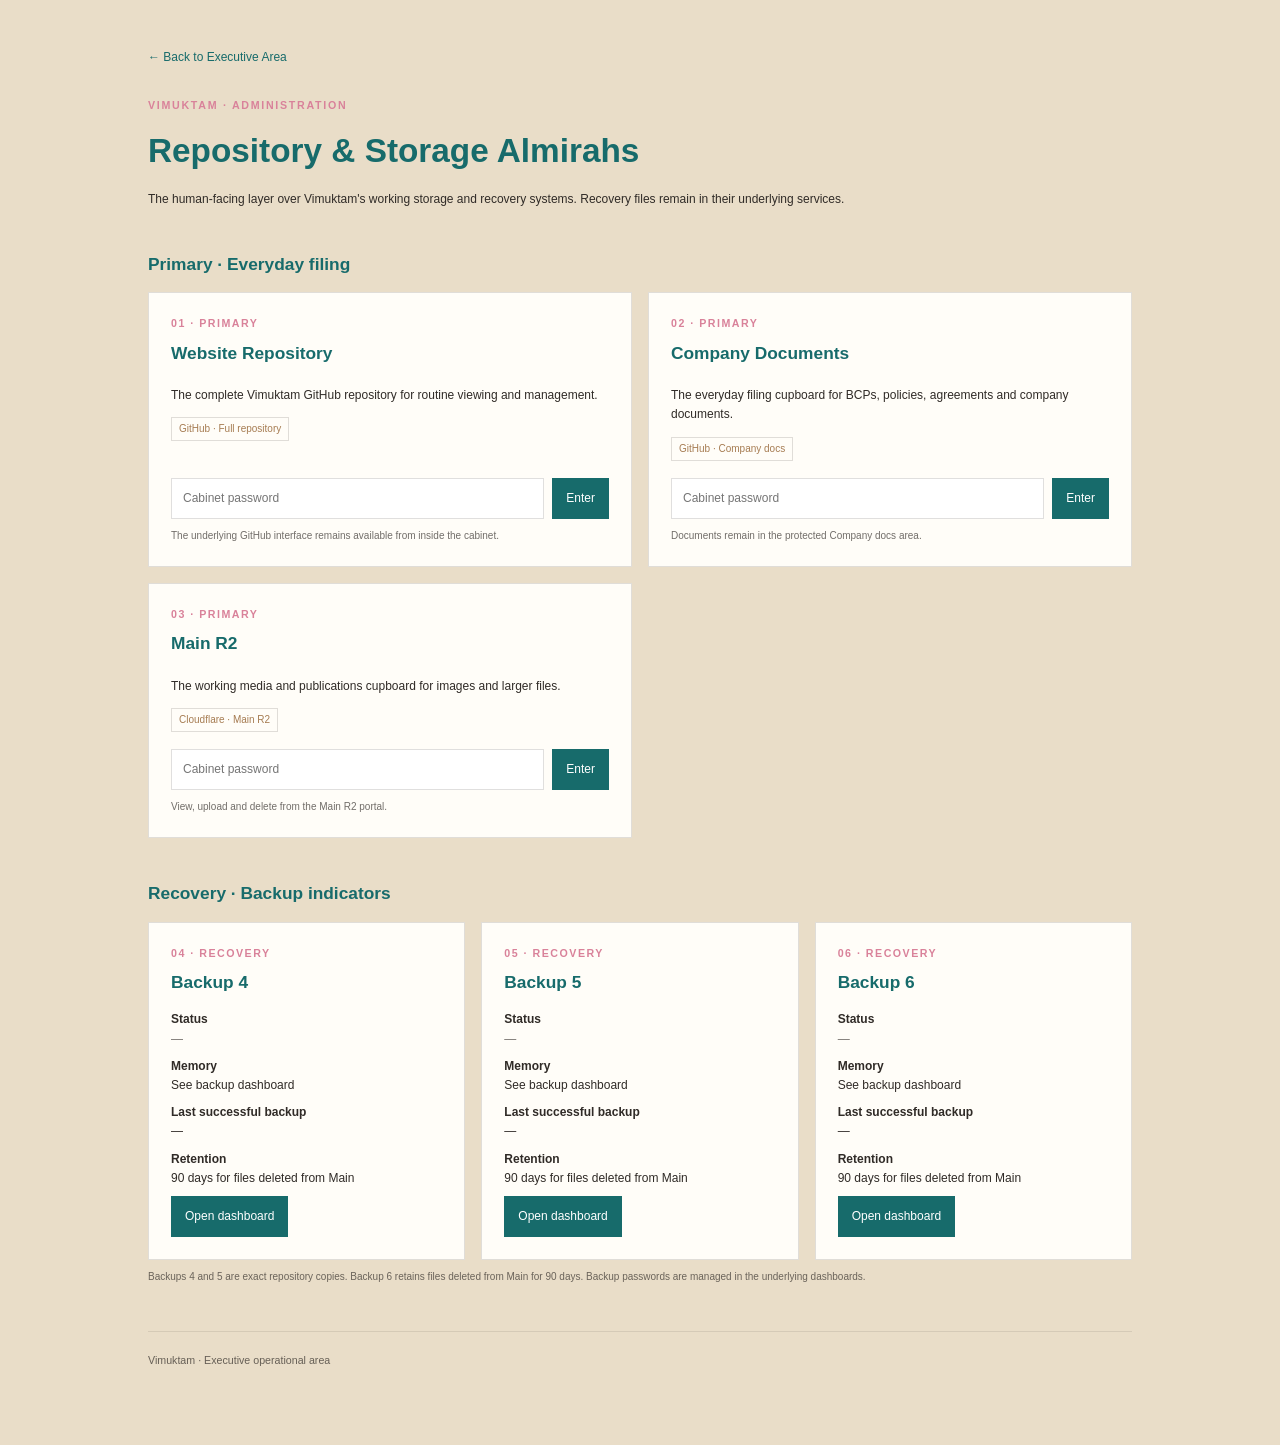
<file: backups.html>
<!doctype html>
<html lang="en"><head><meta charset="utf-8"><meta name="viewport" content="width=device-width, initial-scale=1"><title>Vimuktam — Admin Almirahs</title><style>:root{--ink:#302b27;--paper:#E9DDC8;--white:#FFFDF8;--teal:#176B6B;--pink:#D9829A;--gold:#A67C52;--line:rgba(48,43,39,.15);--bad:#a33;--ok:#276b43}*{box-sizing:border-box}body{margin:0;background:var(--paper);color:var(--ink);font-family:Verdana,Arial,sans-serif;font-size:9pt;line-height:1.6}main{max-width:1040px;margin:0 auto;padding:48px 28px 76px}.back{display:inline-block;color:var(--teal);text-decoration:none;margin-bottom:30px}.eyebrow{color:var(--pink);font-weight:bold;letter-spacing:.16em;text-transform:uppercase;font-size:8pt}h1{color:var(--teal);font-size:25pt;margin:10px 0 12px}.intro{max-width:780px;margin:0 0 28px}h2{color:var(--teal);font-size:13pt;margin:42px 0 14px}.cabinet-grid{display:grid;grid-template-columns:repeat(2,minmax(0,1fr));gap:16px}.cabinet{background:var(--white);border:1px solid var(--line);padding:22px;min-height:235px;display:flex;flex-direction:column}.cabinet h3{color:var(--teal);font-size:13pt;margin:7px 0}.number{font-size:8pt;letter-spacing:.14em;color:var(--pink);font-weight:bold}.tag{display:inline-block;font-size:7.5pt;border:1px solid var(--line);padding:3px 7px;margin-bottom:17px;color:var(--gold);align-self:flex-start}.form{margin-top:auto;display:flex;gap:8px}.form input{flex:1;min-width:0;padding:10px 11px;border:1px solid var(--line);background:#fff;color:var(--ink);font:inherit}.form button{padding:10px 13px;border:1px solid var(--teal);background:var(--teal);color:#fff;font:inherit;cursor:pointer}.note{font-size:7.5pt;opacity:.68;margin-top:9px}.status-grid{display:grid;grid-template-columns:repeat(3,minmax(0,1fr));gap:16px}.status{background:var(--white);border:1px solid var(--line);padding:22px;min-height:235px}.status h3{color:var(--teal);font-size:13pt;margin:7px 0 14px}.metric{margin:8px 0}.metric b{display:block}.ok{color:var(--ok)}.bad{color:var(--bad)}.muted{opacity:.65}.warning{display:none;background:#fff4f4;border:2px solid var(--bad);padding:16px;margin:18px 0;color:#6e2222}.warning.show{display:block}footer{margin-top:46px;padding-top:20px;border-top:1px solid var(--line);font-size:8pt;opacity:.7}@media(max-width:800px){.status-grid,.cabinet-grid{grid-template-columns:1fr}main{padding:34px 18px 60px}}</style></head><body><main><a class="back" href="login.html">← Back to Executive Area</a><div class="eyebrow">Vimuktam · Administration</div><h1>Repository &amp; Storage Almirahs</h1><p class="intro">The human-facing layer over Vimuktam's working storage and recovery systems. Recovery files remain in their underlying services.</p>
<h2>Primary · Everyday filing</h2><div class="cabinet-grid">
<section class="cabinet"><div class="number">01 · PRIMARY</div><h3>Website Repository</h3><p>The complete Vimuktam GitHub repository for routine viewing and management.</p><span class="tag">GitHub · Full repository</span><div class="form"><input id="github" type="password" autocomplete="off" placeholder="Cabinet password" onkeydown="if(event.key==='Enter')this.nextElementSibling.click()"><button onclick="openWebsiteRepository()">Enter</button></div><div class="note">The underlying GitHub interface remains available from inside the cabinet.</div></section>
<section class="cabinet"><div class="number">02 · PRIMARY</div><h3>Company Documents</h3><p>The everyday filing cupboard for BCPs, policies, agreements and company documents.</p><span class="tag">GitHub · Company docs</span><div class="form"><input id="docs" type="password" autocomplete="off" placeholder="Cabinet password" onkeydown="if(event.key==='Enter')this.nextElementSibling.click()"><button onclick="openCompanyDocuments()">Enter</button></div><div class="note">Documents remain in the protected Company docs area.</div></section>
<section class="cabinet"><div class="number">03 · PRIMARY</div><h3>Main R2</h3><p>The working media and publications cupboard for images and larger files.</p><span class="tag">Cloudflare · Main R2</span><div class="form"><input id="mainr2" type="password" autocomplete="off" placeholder="Cabinet password" onkeydown="if(event.key==='Enter')this.nextElementSibling.click()"><button onclick="openMainR2()">Enter</button></div><div class="note">View, upload and delete from the Main R2 portal.</div></section></div>
<h2>Recovery · Backup indicators</h2><div id="backupWarning" class="warning"><b>BACKUP WARNING</b><span id="warningText"></span></div><div class="status-grid">
<section class="status"><div class="number">04 · RECOVERY</div><h3>Backup 4</h3><div class="metric"><b>Status</b><span id="b4status" class="muted">—</span></div><div class="metric"><b>Memory</b><span>See backup dashboard</span></div><div class="metric"><b>Last successful backup</b><span id="b4last">—</span></div><div class="metric"><b>Retention</b><span>90 days for files deleted from Main</span></div><div class="form"><button onclick="window.open('https://bitbucket.org/vimuktam-group/Vimuktam-Website','_blank')">Open dashboard</button></div></section>
<section class="status"><div class="number">05 · RECOVERY</div><h3>Backup 5</h3><div class="metric"><b>Status</b><span id="b5status" class="muted">—</span></div><div class="metric"><b>Memory</b><span>See backup dashboard</span></div><div class="metric"><b>Last successful backup</b><span id="b5last">—</span></div><div class="metric"><b>Retention</b><span>90 days for files deleted from Main</span></div><div class="form"><button onclick="window.open('https://gitlab.com/vimuktam-group/Vimuktam-Website','_blank')">Open dashboard</button></div></section>
<section class="status"><div class="number">06 · RECOVERY</div><h3>Backup 6</h3><div class="metric"><b>Status</b><span id="b6status" class="muted">—</span></div><div class="metric"><b>Memory</b><span id="b6storage">See backup dashboard</span></div><div class="metric"><b>Last successful backup</b><span id="b6last">—</span></div><div class="metric"><b>Retention</b><span>90 days for files deleted from Main</span></div><div class="form"><button onclick="window.open('https://vimuktam-media-publications-backup.vimukback03.workers.dev/','_blank')">Open dashboard</button></div></section></div>
<p class="note">Backups 4 and 5 are exact repository copies. Backup 6 retains files deleted from Main for 90 days. Backup passwords are managed in the underlying dashboards.</p><footer>Vimuktam · Executive operational area</footer></main>
<script>async function cabinetLogin(password,endpoint,destination,button,input){if(!password){alert('Enter the cabinet password to continue.');return;}button.disabled=true;button.textContent='Checking…';try{const r=await fetch(endpoint,{method:'POST',headers:{'content-type':'application/json'},credentials:'same-origin',body:JSON.stringify({password})});const d=await r.json();input.value='';if(!r.ok){alert(d.error||'Unable to open cabinet.');return}window.location.href=destination}catch(e){input.value='';alert('The cabinet service could not be reached.')}finally{button.disabled=false;button.textContent='Enter'}}function openWebsiteRepository(){const i=document.getElementById('github');cabinetLogin(i.value.trim(),'/api/cabinet/website-repository/login','repository-portal.html',i.nextElementSibling,i)}function openCompanyDocuments(){const i=document.getElementById('docs');cabinetLogin(i.value.trim(),'/api/cabinet/company-documents/login','company-documents-portal.html',i.nextElementSibling,i)}function openMainR2(){const i=document.getElementById('mainr2');cabinetLogin(i.value.trim(),'/api/cabinet/main-r2/login','main-r2-portal.html',i.nextElementSibling,i)}async function loadBackupStatus(){try{const r=await fetch('/api/backup-status',{cache:'no-store'});if(!r.ok)throw 0;const j=await r.json();const a=[j.backup4,j.backup5,j.backup6];[['b4status','b4last'],['b5status','b5last'],['b6status','b6last']].forEach((ids,n)=>{const b=a[n]||{};document.getElementById(ids[0]).textContent=b.status==='ok'?'OK':b.status==='failed'?'FAILED':'No live status';document.getElementById(ids[0]).className=b.status==='ok'?'ok':b.status==='failed'?'bad':'muted';document.getElementById(ids[1]).textContent=b.lastSuccessAt?new Date(b.lastSuccessAt).toLocaleString():'—';});if(j.backup6?.storageUsed&&j.backup6?.storageAvailable)document.getElementById('b6storage').textContent=j.backup6.storageUsed+' used / '+j.backup6.storageAvailable+' available';const f=[];if(j.backup4?.status==='failed')f.push('Backup 4');if(j.backup5?.status==='failed')f.push('Backup 5');if(j.backup6?.status==='failed')f.push('Backup 6');if(f.length){document.getElementById('warningText').textContent=f.join(', ')+' failed.';document.getElementById('backupWarning').classList.add('show')}}catch(e){}}</script></body></html>
</file>
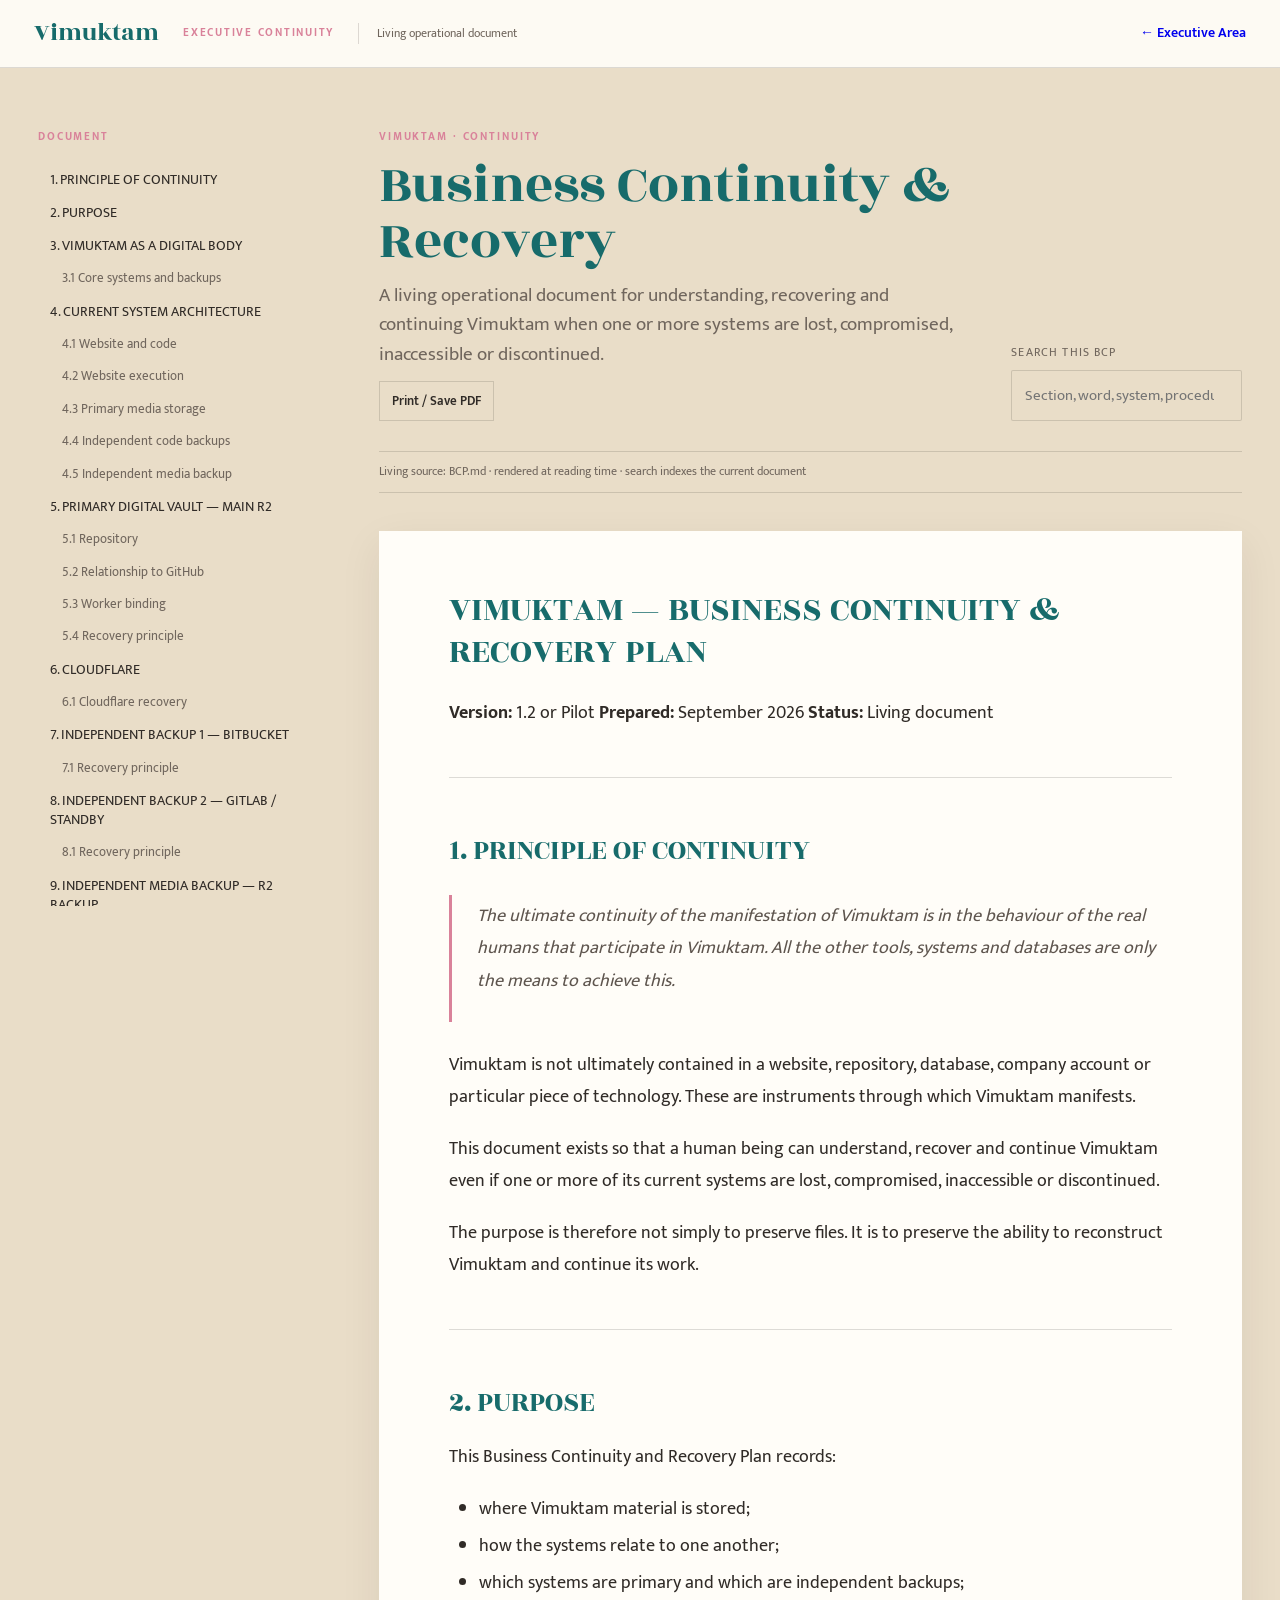
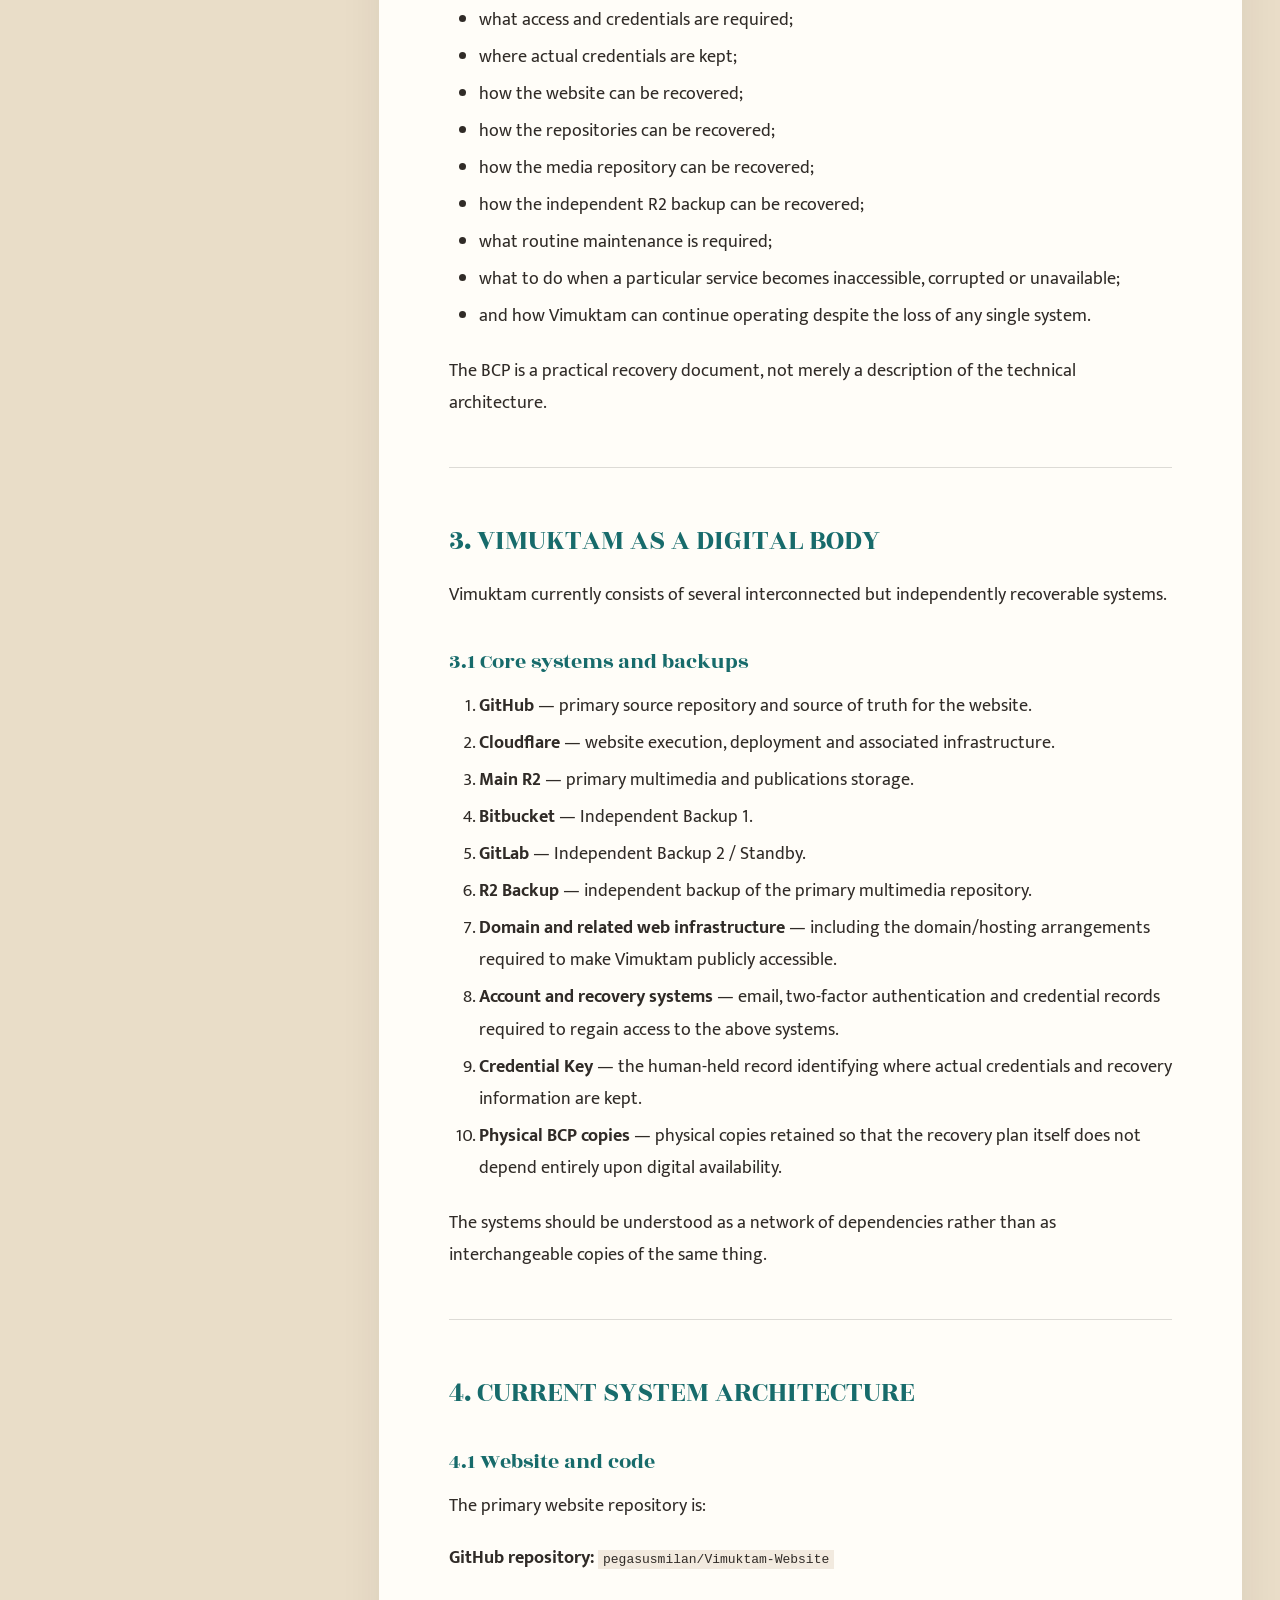
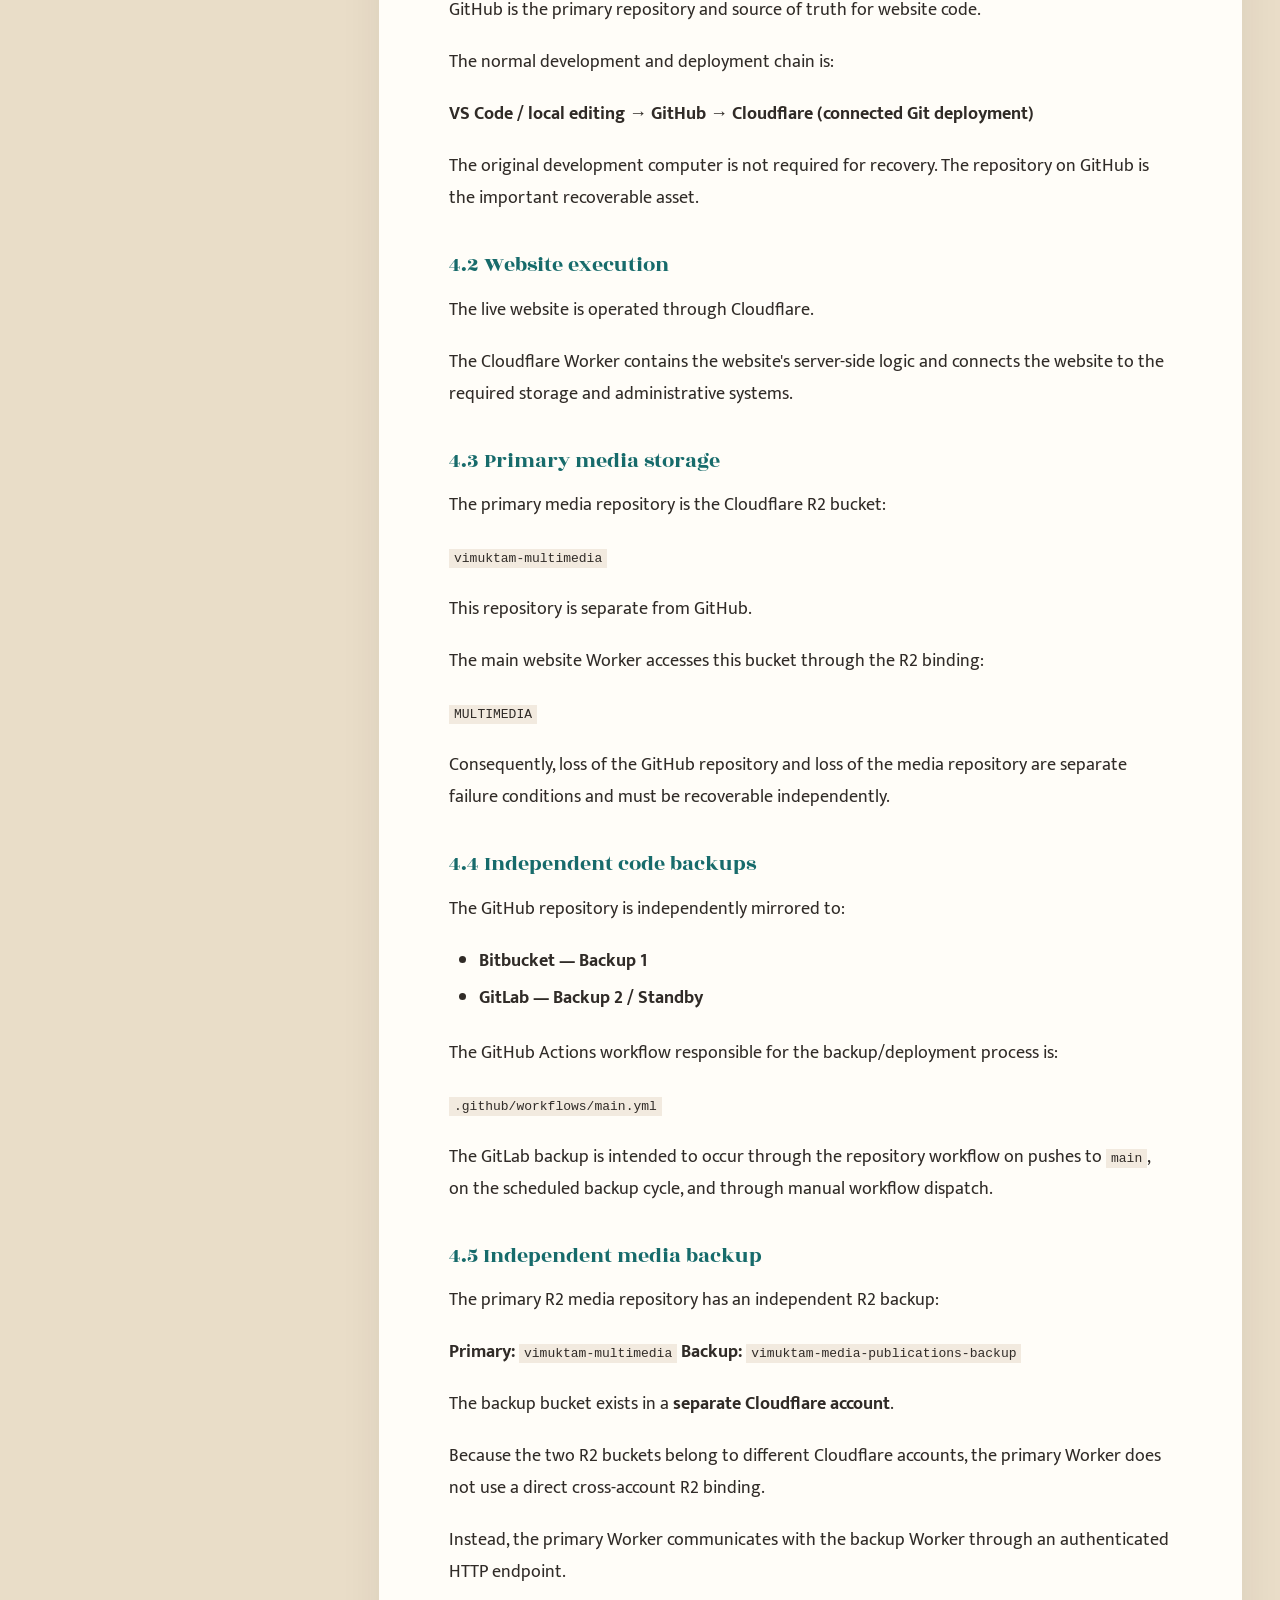
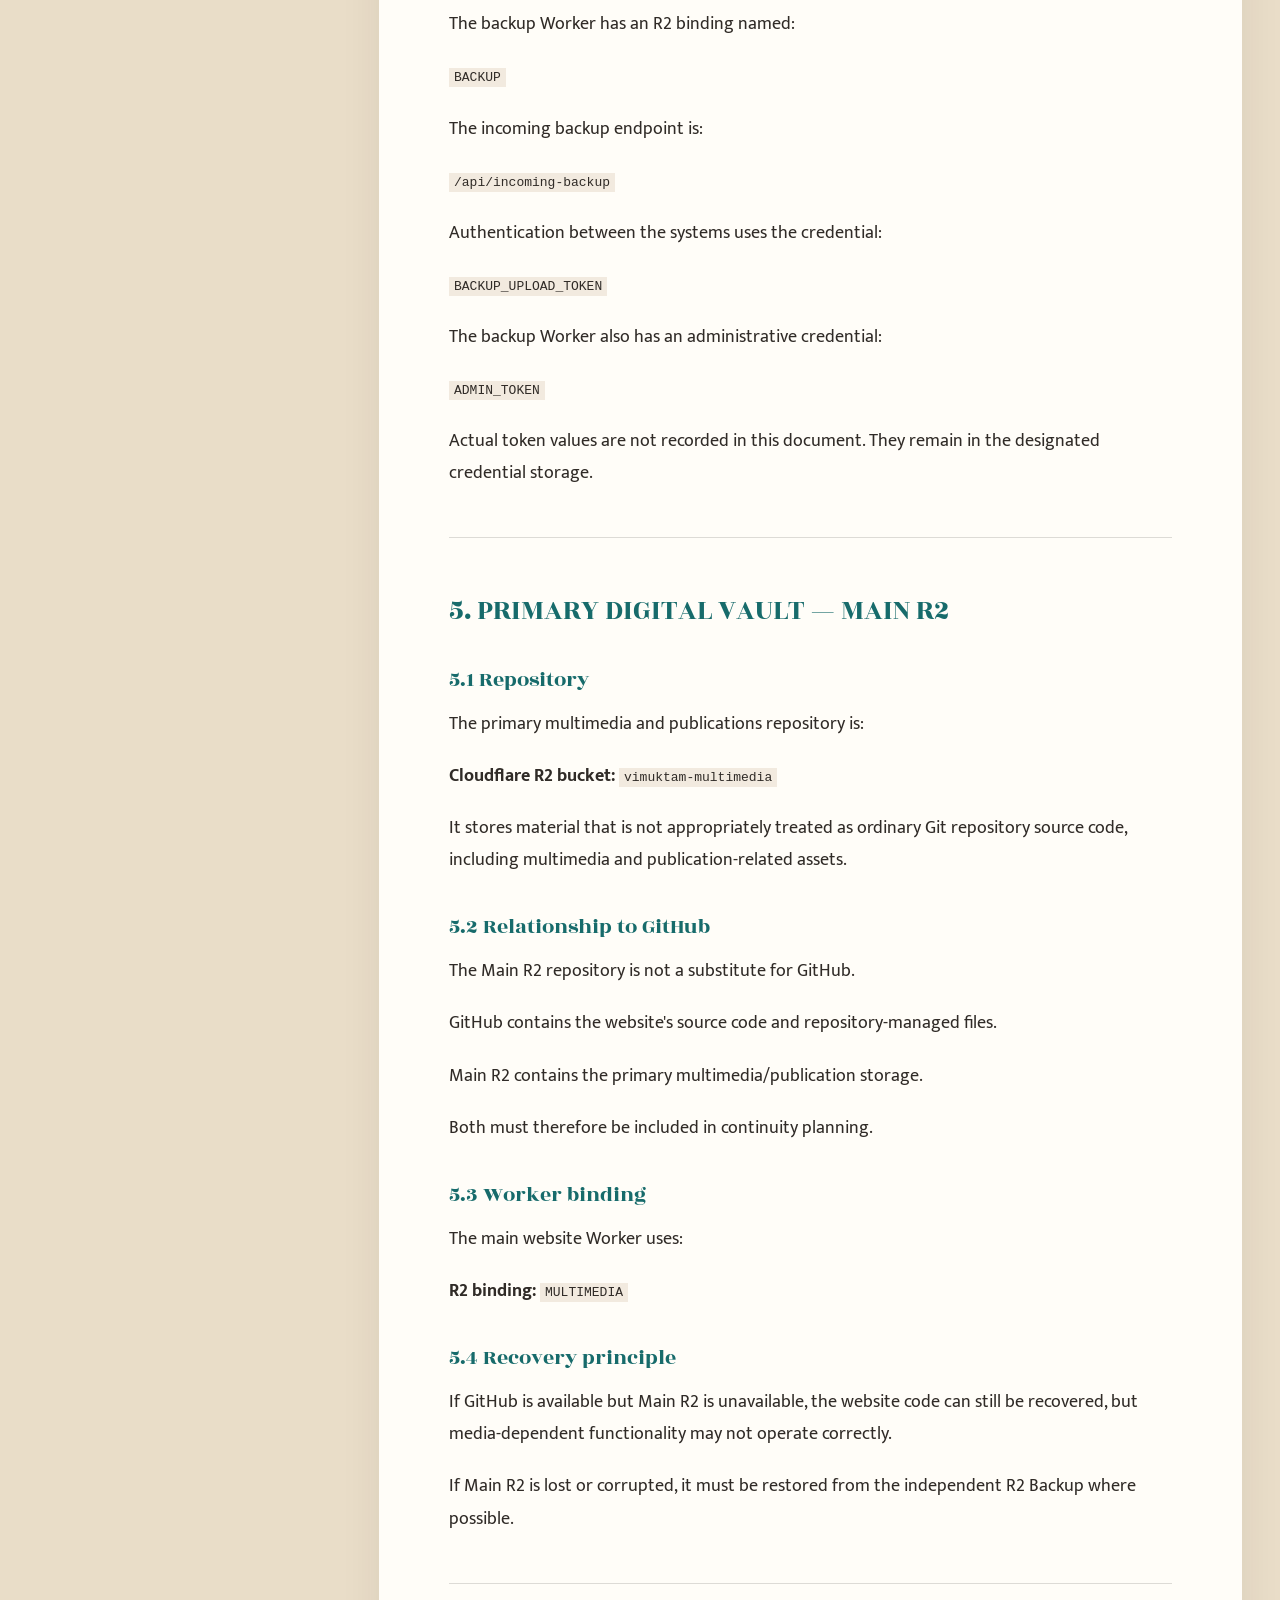
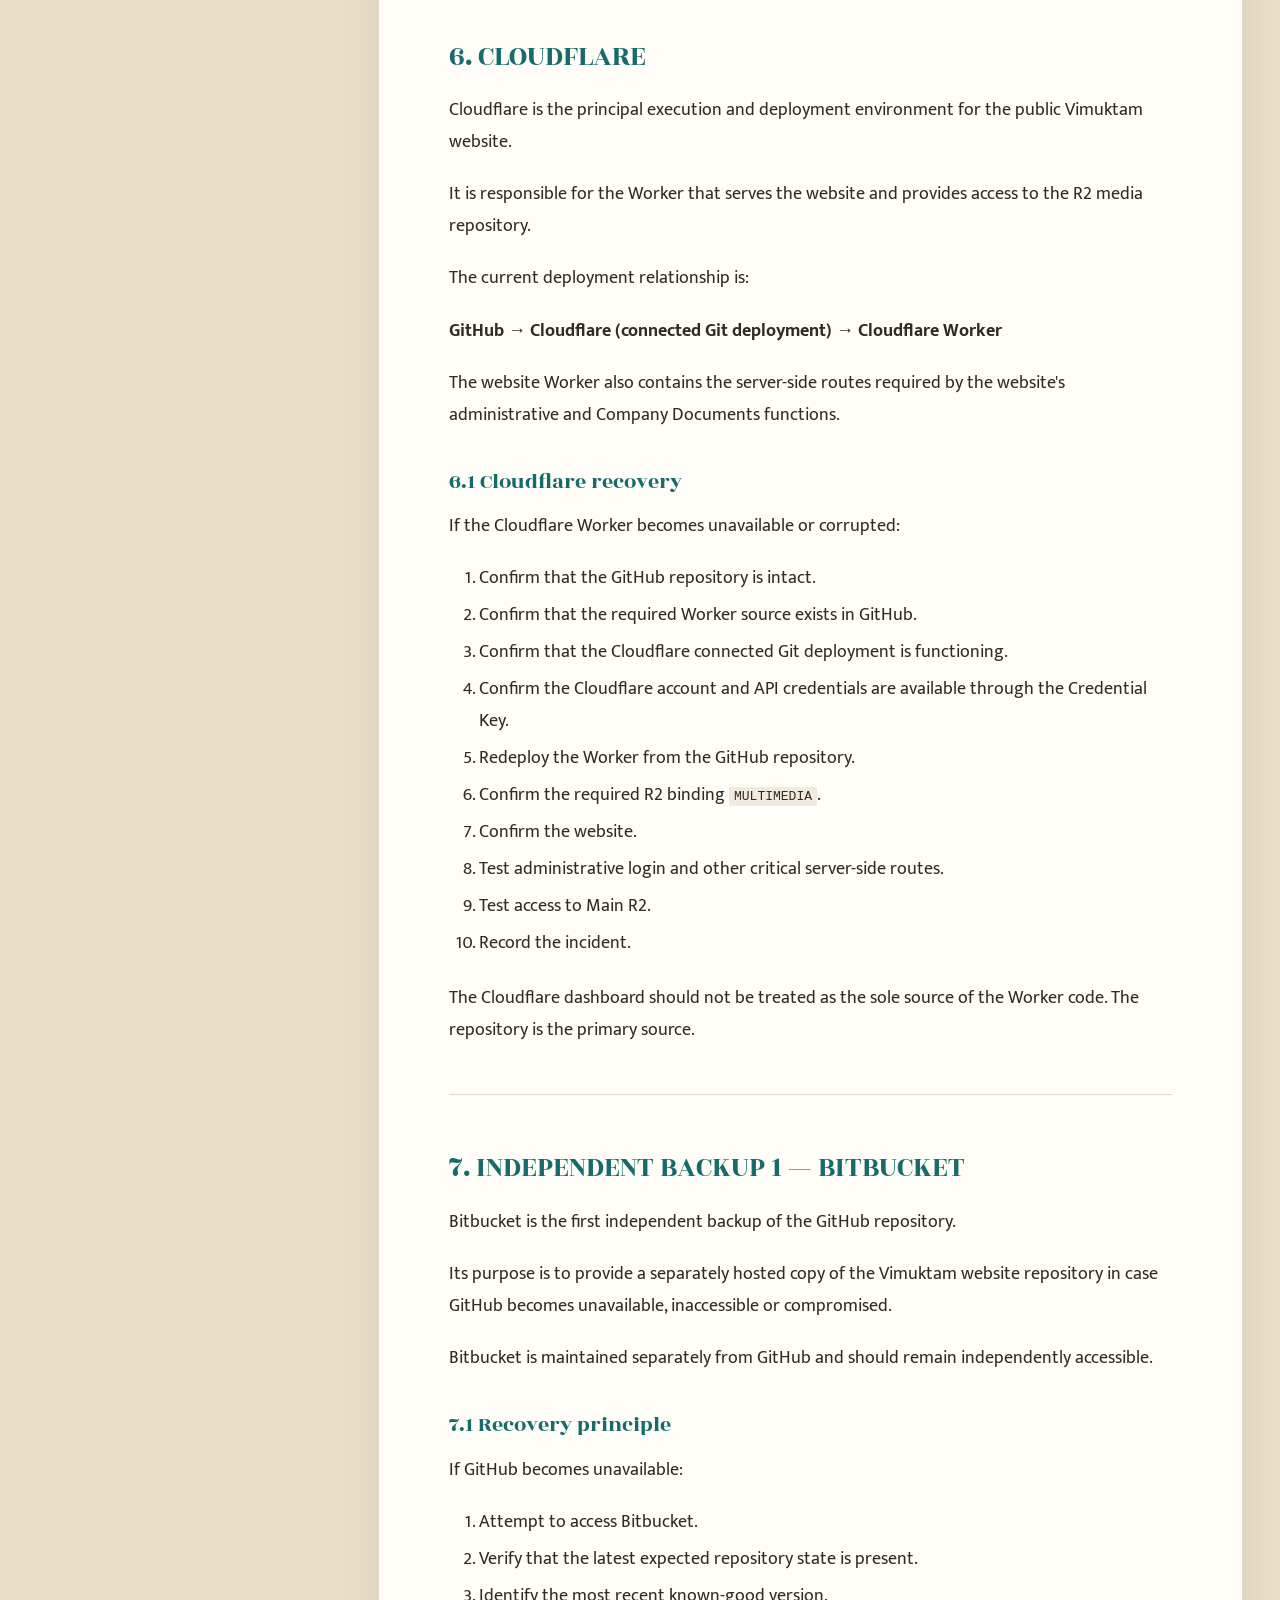
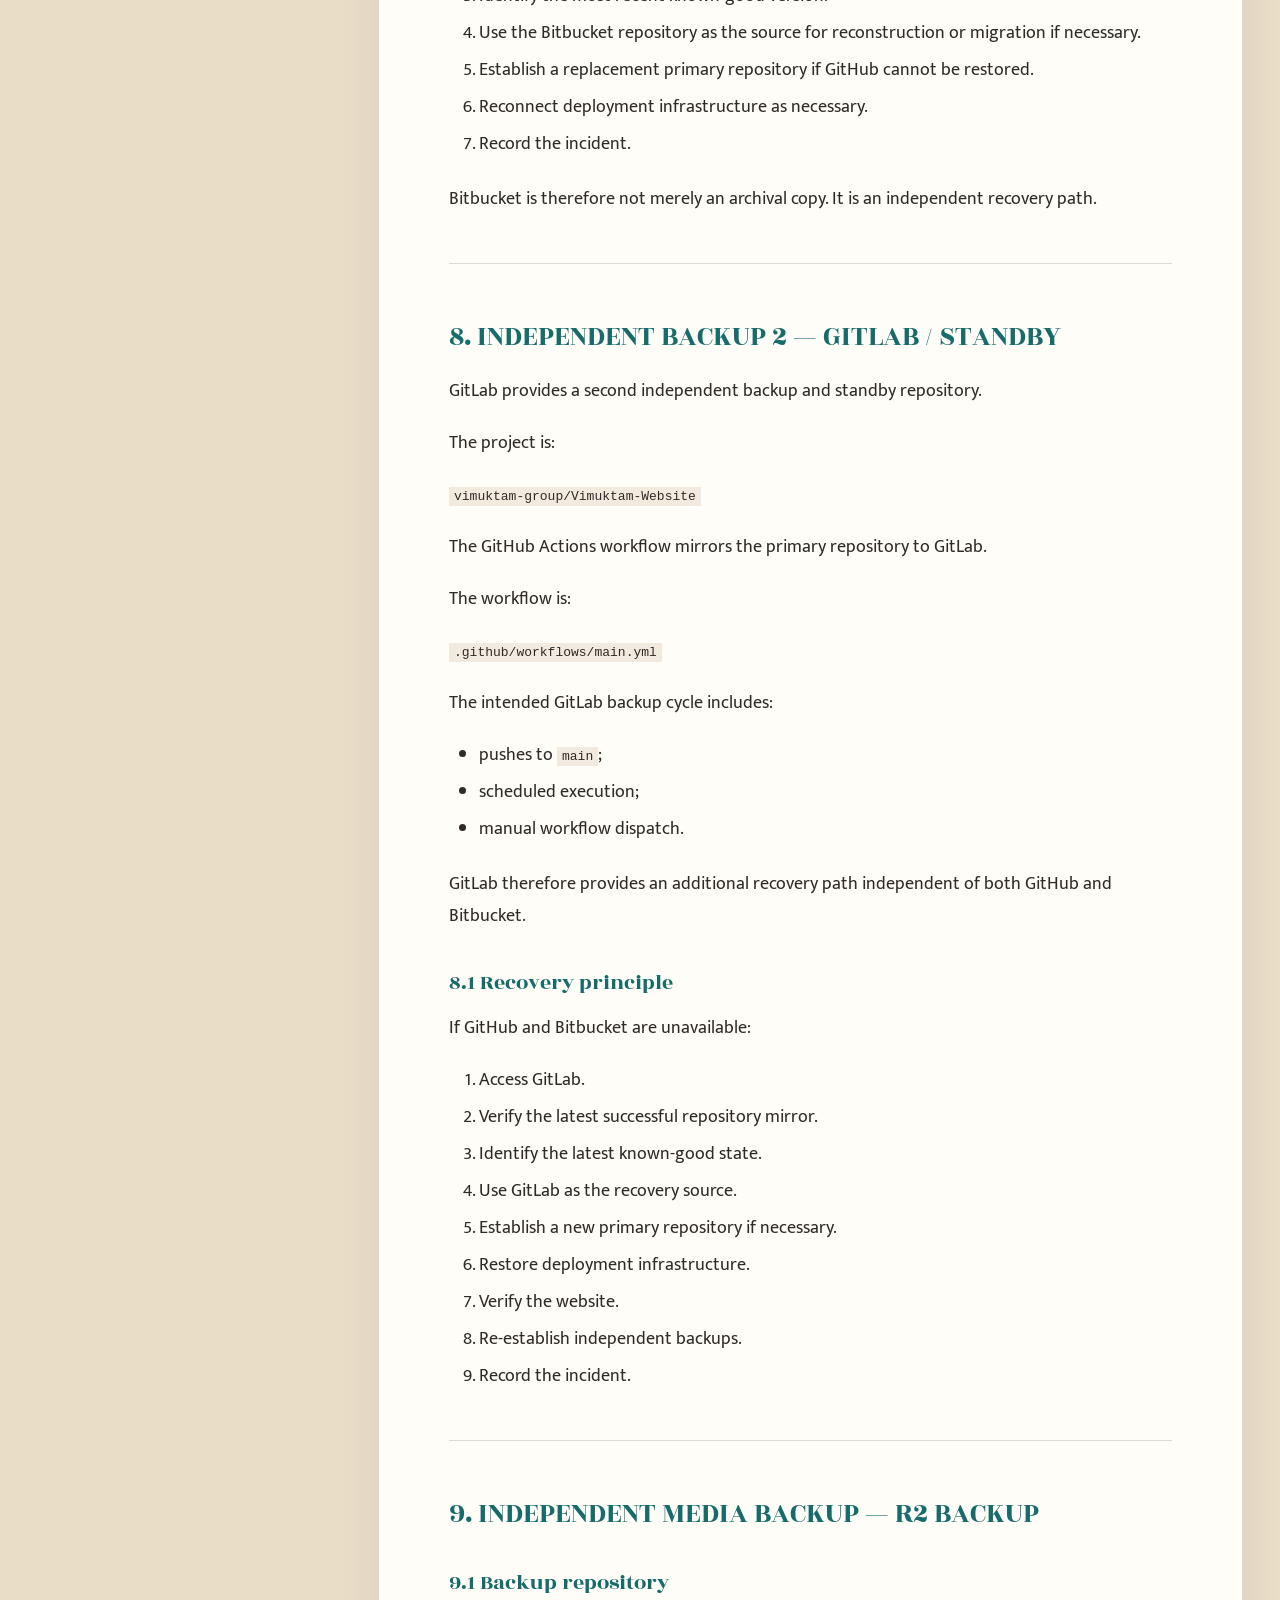
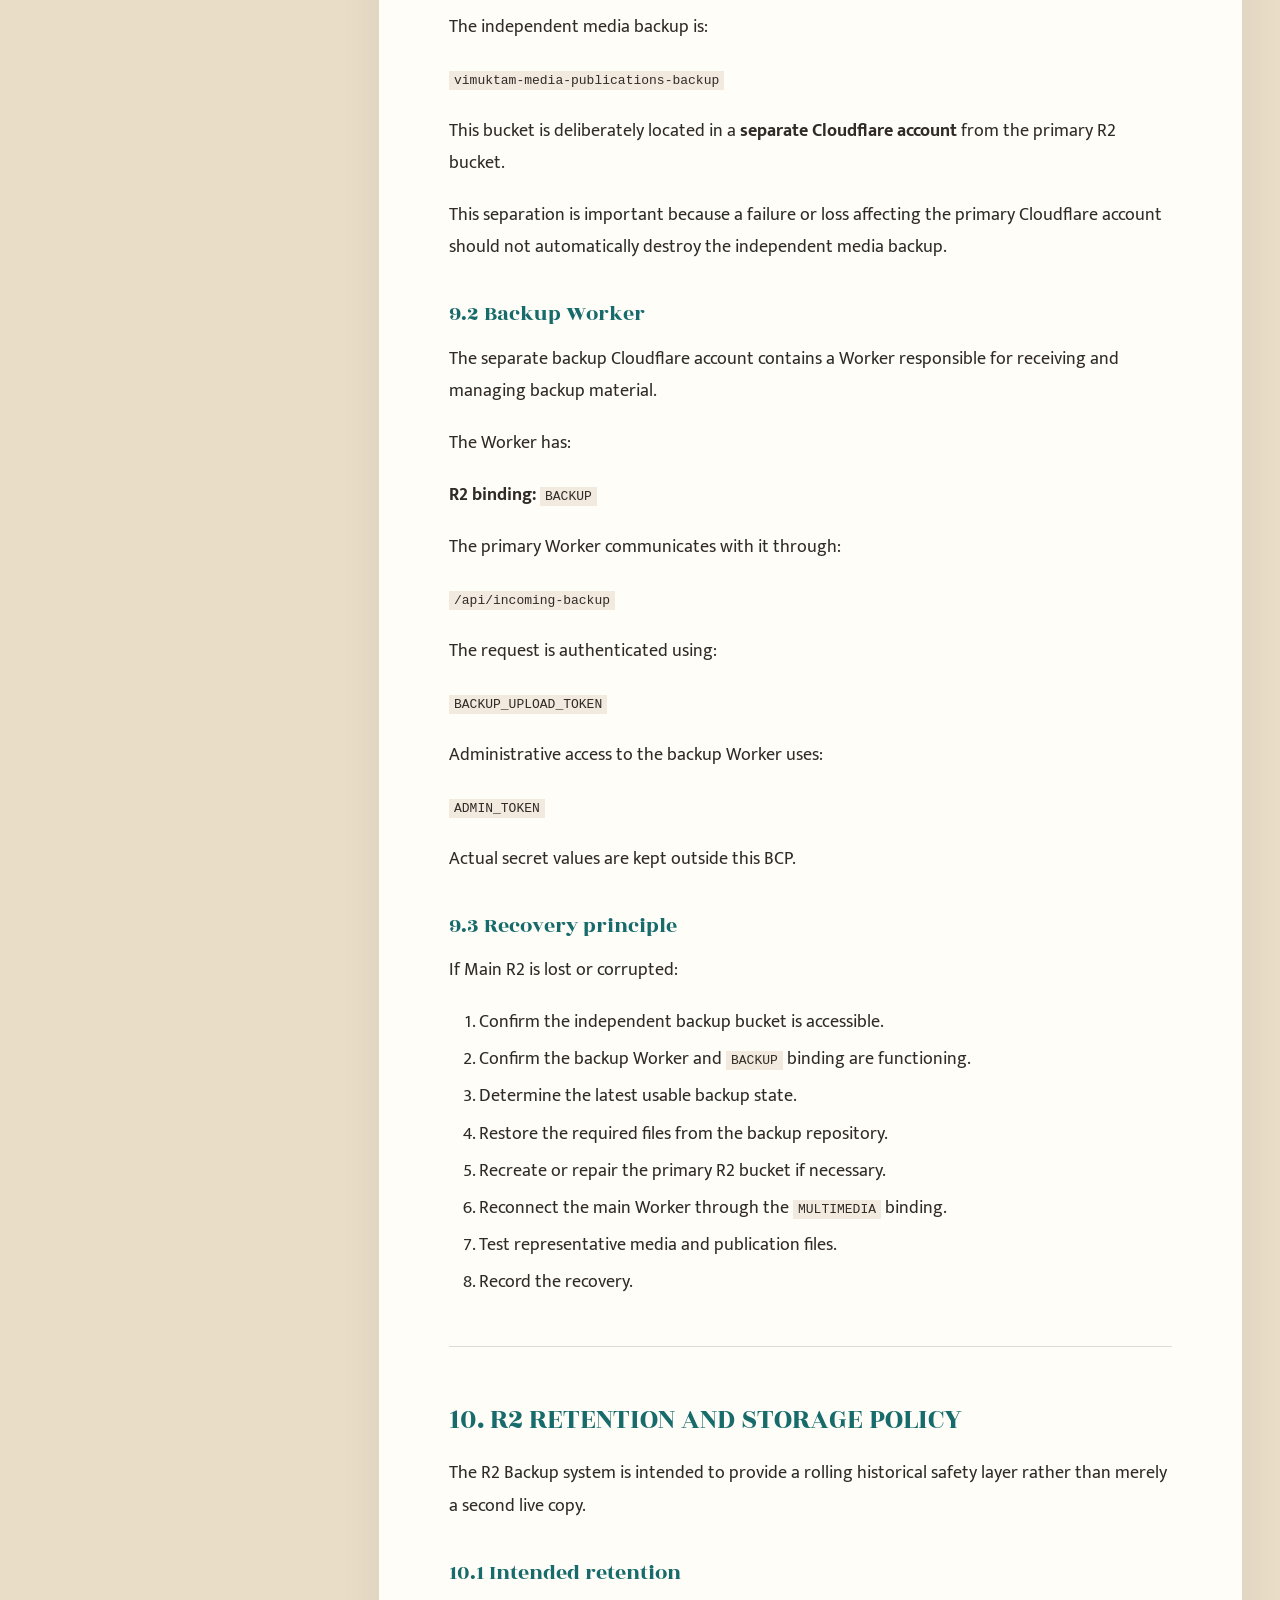
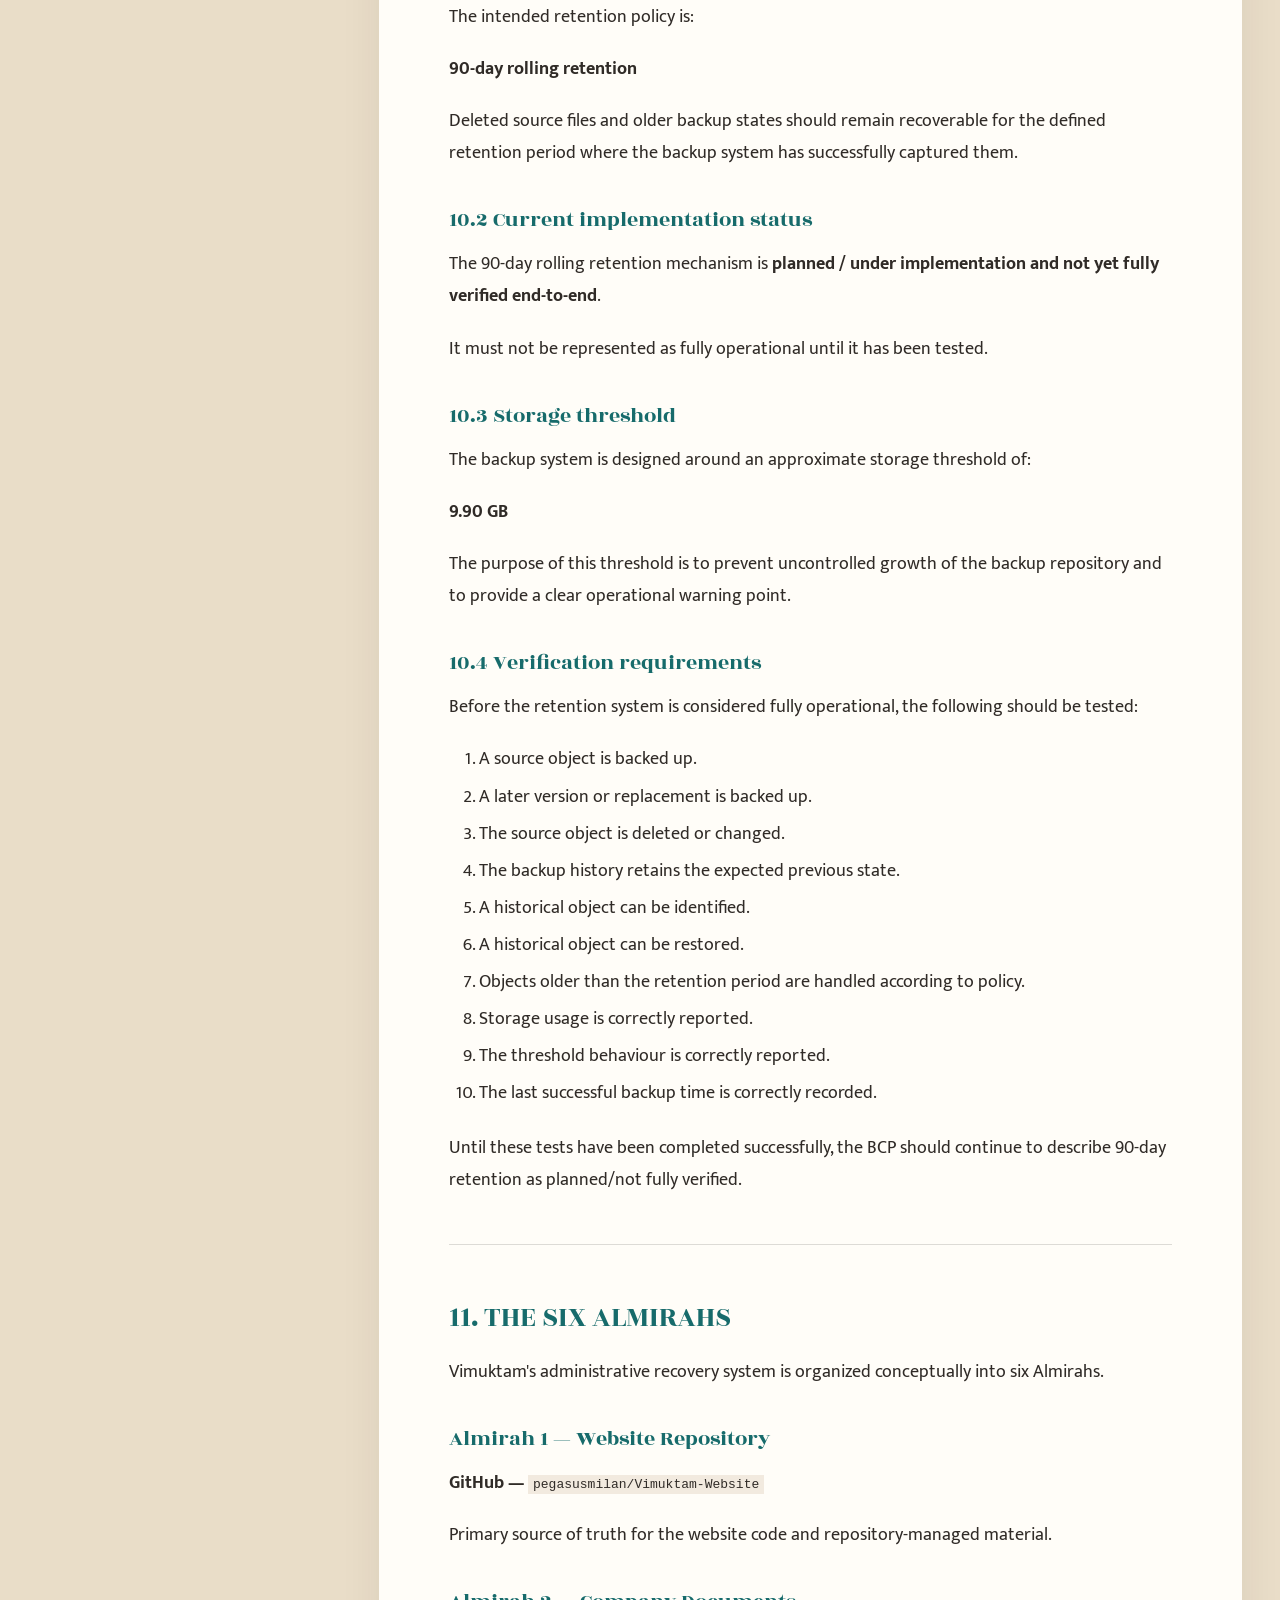
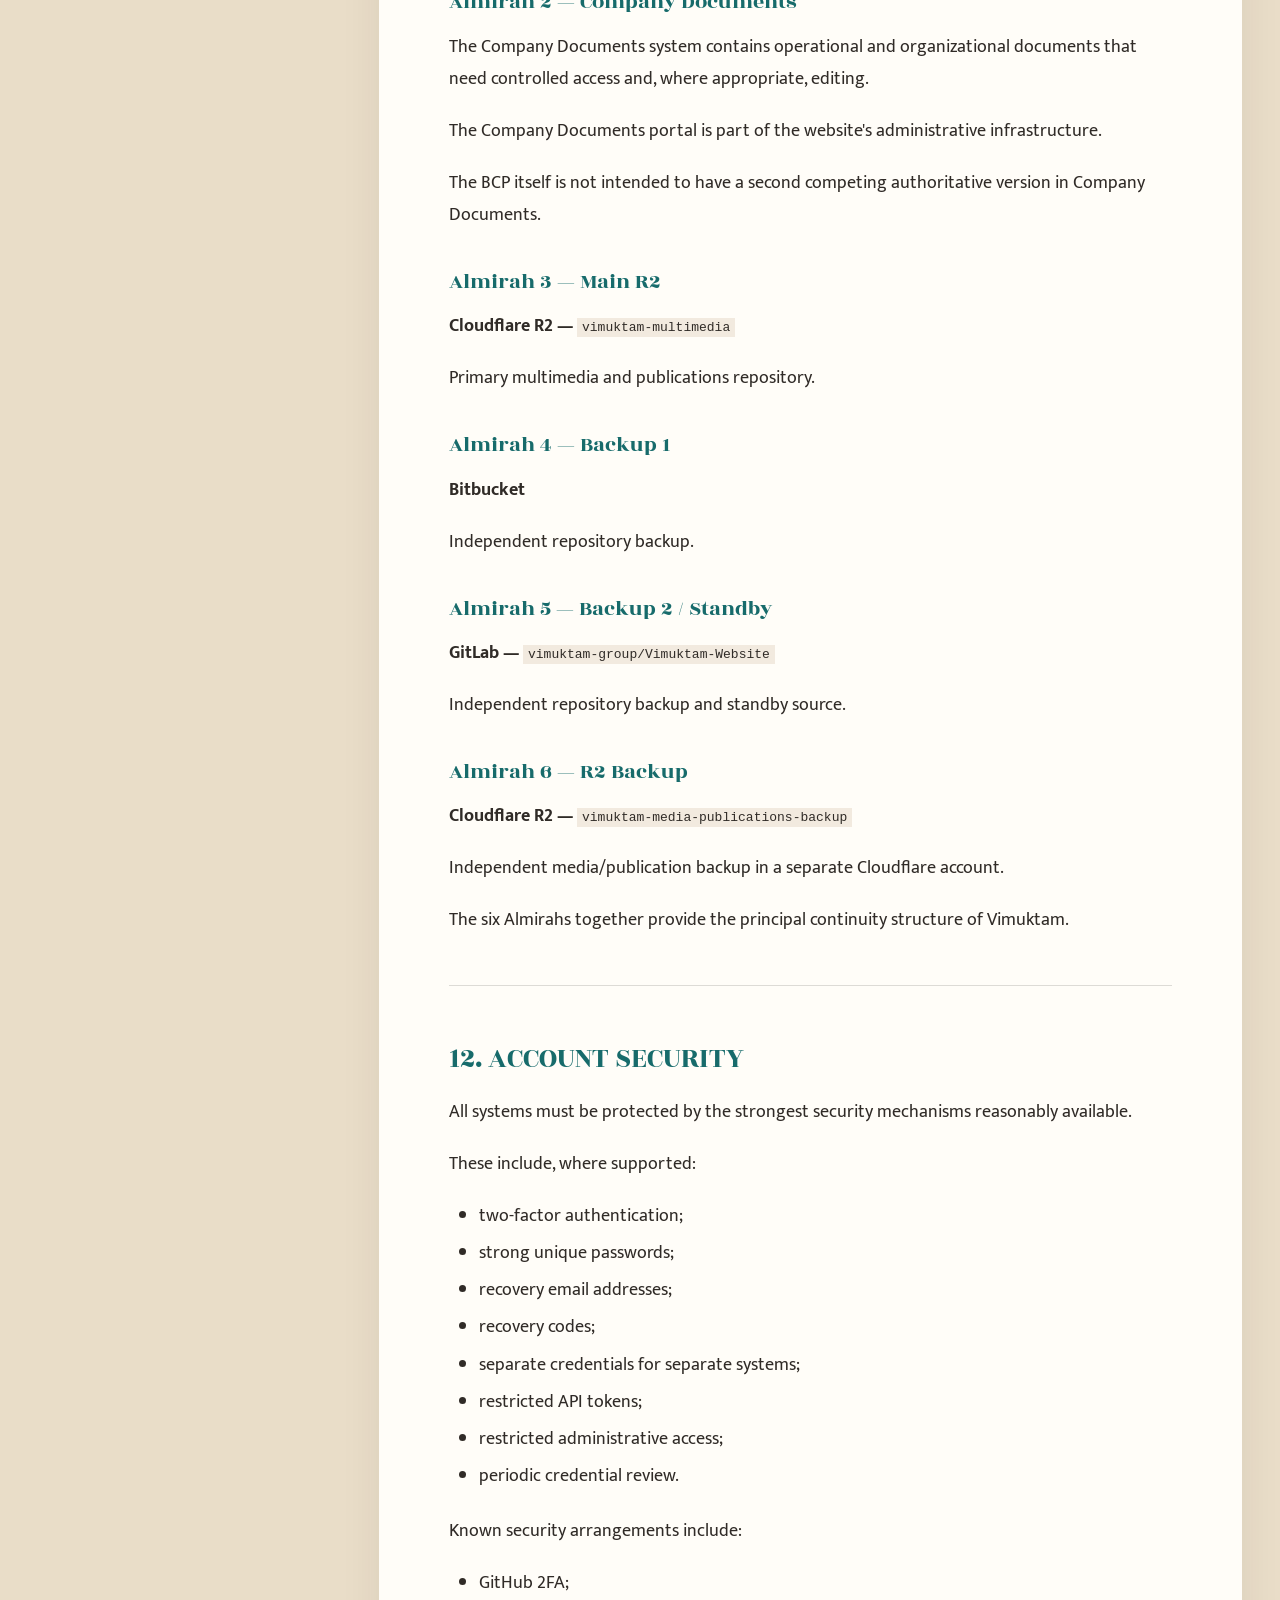
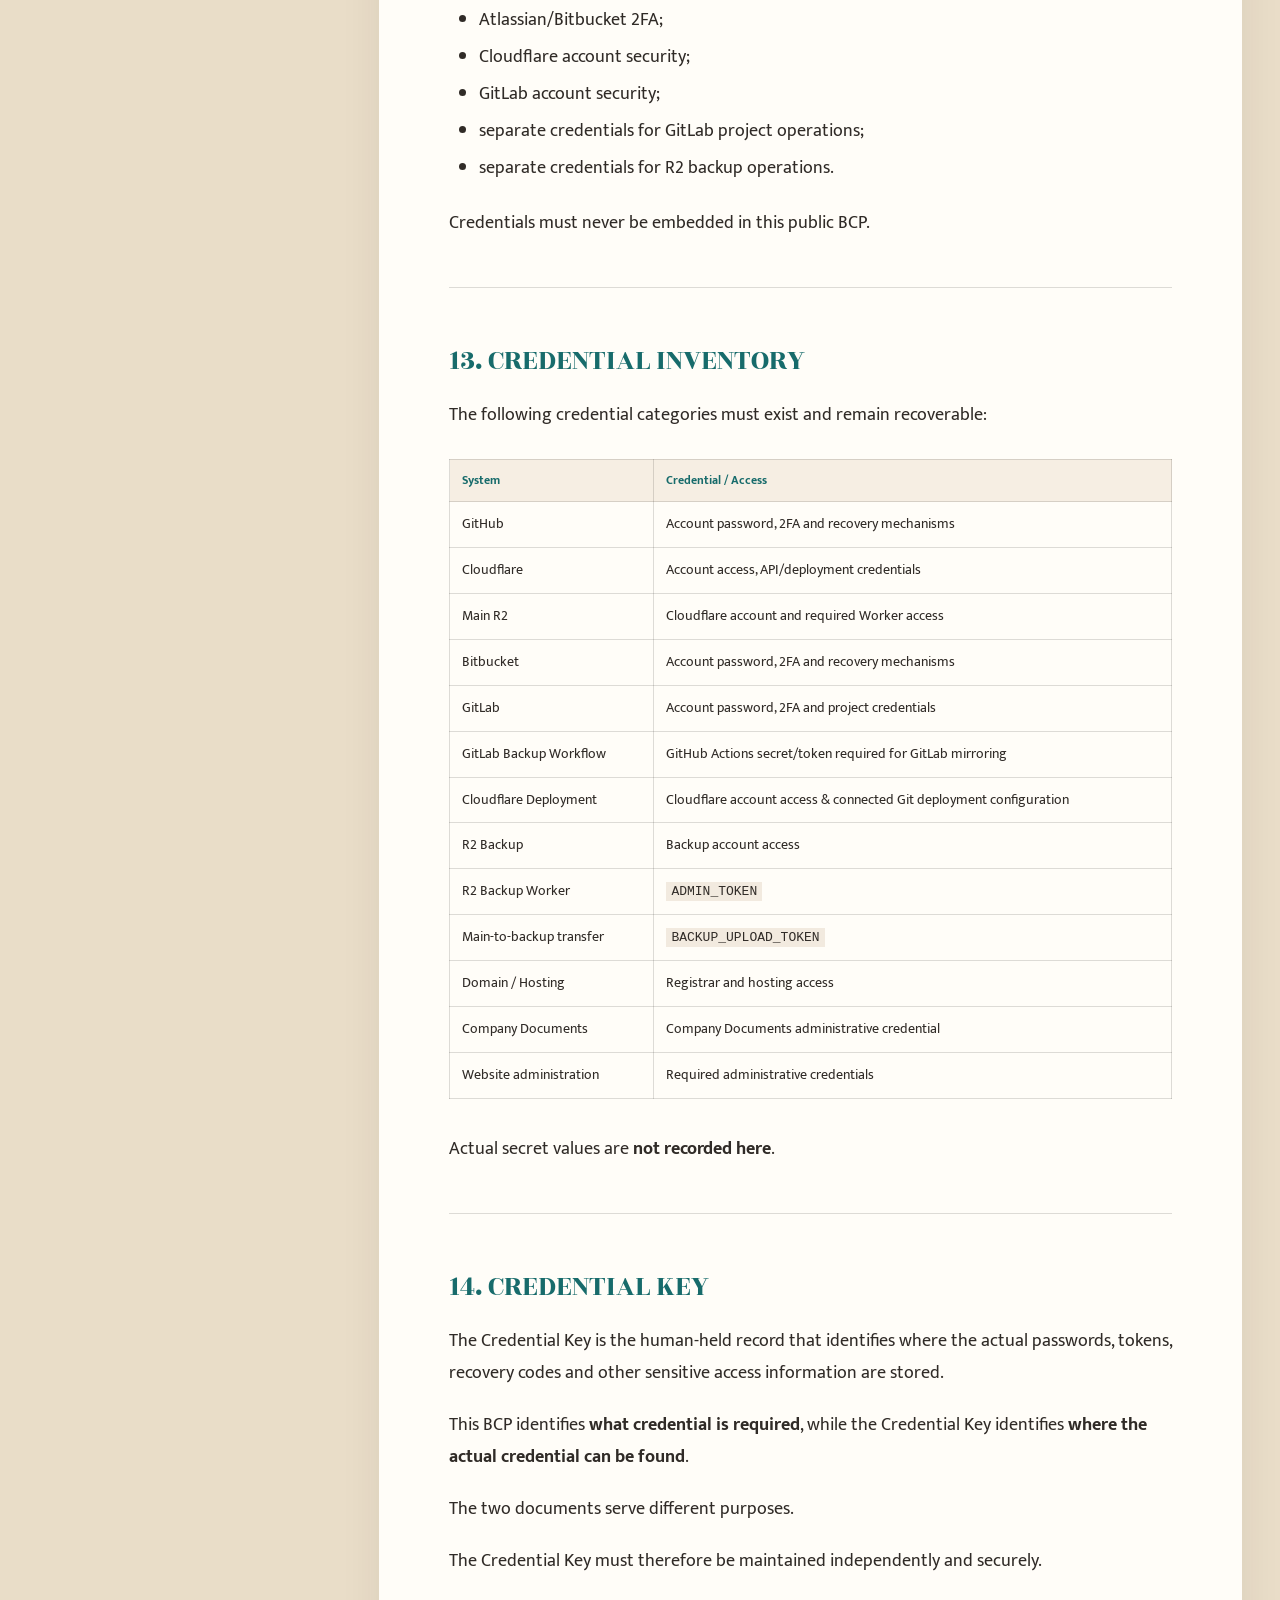
<file: bcp.html>
<!doctype html>
<html lang="en">
<head>
  <meta charset="utf-8">
  <meta name="viewport" content="width=device-width, initial-scale=1">
  <meta name="description" content="Vimuktam — Business Continuity & Recovery Plan, presented as a searchable living document.">
  <title>Vimuktam — Business Continuity &amp; Recovery</title>
  <link rel="preconnect" href="https://fonts.googleapis.com">
  <link rel="preconnect" href="https://fonts.gstatic.com" crossorigin>
  <link href="https://fonts.googleapis.com/css2?family=Mukta:wght@300;400;500;600;700&family=Rozha+One&display=swap" rel="stylesheet">
  <link rel="stylesheet" href="archive.css">
  <style>
    .bcp-topbar-note{font-size:.76rem;color:var(--muted);border-left:1px solid var(--line);padding-left:18px}
    .bcp-toc a{display:block;color:var(--ink);text-decoration:none;font-size:.86rem;line-height:1.4;padding:7px 10px;border-left:2px solid transparent}
    .bcp-toc a:hover{color:var(--teal);border-left-color:var(--teal);background:rgba(255,253,248,.58)}
    .bcp-toc .toc-h3{padding-left:22px;color:var(--muted);font-size:.82rem}
    .bcp-note{margin-top:22px;padding:16px 18px;border-left:3px solid var(--pink);background:#FAF5EC;color:var(--muted);font-size:.82rem;line-height:1.55}
    .bcp-search-wrap{width:320px;position:relative}
    .bcp-search-wrap label{display:block;color:var(--muted);font-size:.72rem;text-transform:uppercase;letter-spacing:.1em;margin-bottom:7px}
    .bcp-search-wrap input{width:100%;border:1px solid var(--line);background:var(--paper);padding:12px 13px;border-radius:2px;color:var(--ink);font:15px 'Mukta',sans-serif;outline:none}
    .bcp-search-wrap input:focus{border-color:var(--teal);box-shadow:0 0 0 3px rgba(23,107,107,.09)}
    #bcp-search-results{position:absolute;top:72px;left:0;right:0;background:var(--paper);border:1px solid var(--line);box-shadow:var(--shadow);max-height:360px;overflow:auto;z-index:15}
    .bcp-print{display:inline-block;margin-top:12px;border:1px solid var(--line);background:var(--paper);padding:8px 12px;color:var(--ink);font:600 13px 'Mukta',sans-serif;cursor:pointer}
    .bcp-print:hover{border-color:var(--teal);color:var(--teal)}
    @media(max-width:1000px){.bcp-topbar-note{display:none}.bcp-search-wrap{width:100%;margin-top:24px}}
    @media print{.archive-topbar,.archive-rail,.bcp-search-wrap,.archive-status,.bcp-print{display:none!important}.archive-shell{display:block;padding:0}.archive-content{box-shadow:none;padding:0;background:white}.archive-content h2{break-before:auto}.bcp-note{break-inside:avoid}}
  </style>
</head>
<body>
  <header class="archive-topbar">
    <a class="wordmark" href="login.html">Vimuktam</a>
    <span class="topbar-label">Executive Continuity</span>
    <span class="bcp-topbar-note">Living operational document</span>
    <a class="back-link" href="login.html">← Executive Area</a>
  </header>

  <main class="archive-shell">
    <aside class="archive-rail" aria-label="BCP navigation">
      <div class="rail-heading">DOCUMENT</div>
      <div class="bcp-toc" id="bcp-toc"><span style="color:var(--muted);font-size:.82rem">Building contents…</span></div>
      <div class="bcp-note">The displayed document is rendered from the authoritative <em>BCP.md</em> in the repository root; this page is only its reading interface.</div>
    </aside>

    <section class="archive-main">
      <div class="archive-heading-row">
        <div>
          <div class="eyebrow">Vimuktam · Continuity</div>
          <h1>Business Continuity &amp; Recovery</h1>
          <p class="archive-subtitle">A living operational document for understanding, recovering and continuing Vimuktam when one or more systems are lost, compromised, inaccessible or discontinued.</p>
          <button class="bcp-print" type="button" onclick="window.print()">Print / Save PDF</button>
        </div>
        <div class="bcp-search-wrap">
          <label for="bcp-search">Search this BCP</label>
          <input id="bcp-search" type="search" placeholder="Section, word, system, procedure…" autocomplete="off">
          <div id="bcp-search-results" hidden></div>
        </div>
      </div>

      <div id="bcp-status" class="archive-status">Reading the living BCP…</div>
      <article id="bcp-content" class="archive-content" aria-live="polite"></article>
    </section>
  </main>

  <script src="bcp-viewer.js"></script>
</body>
</html>
</file>
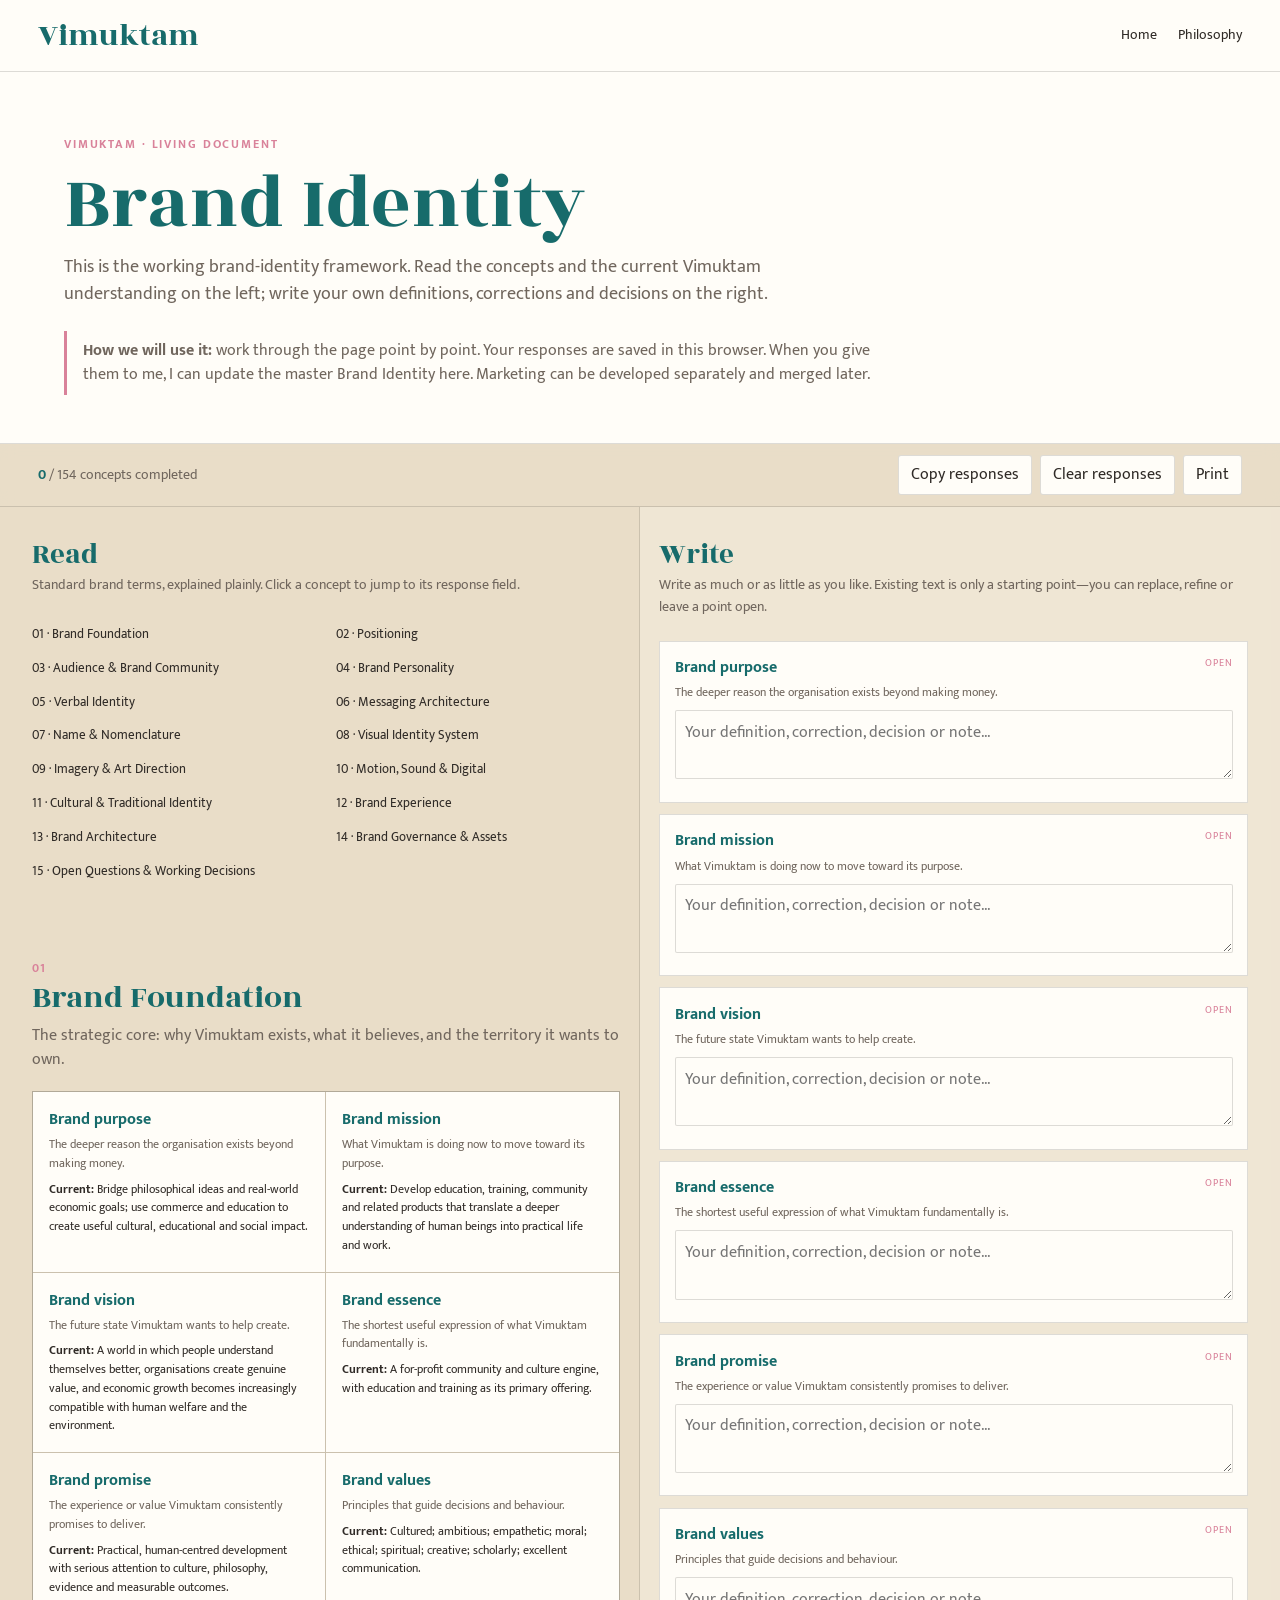
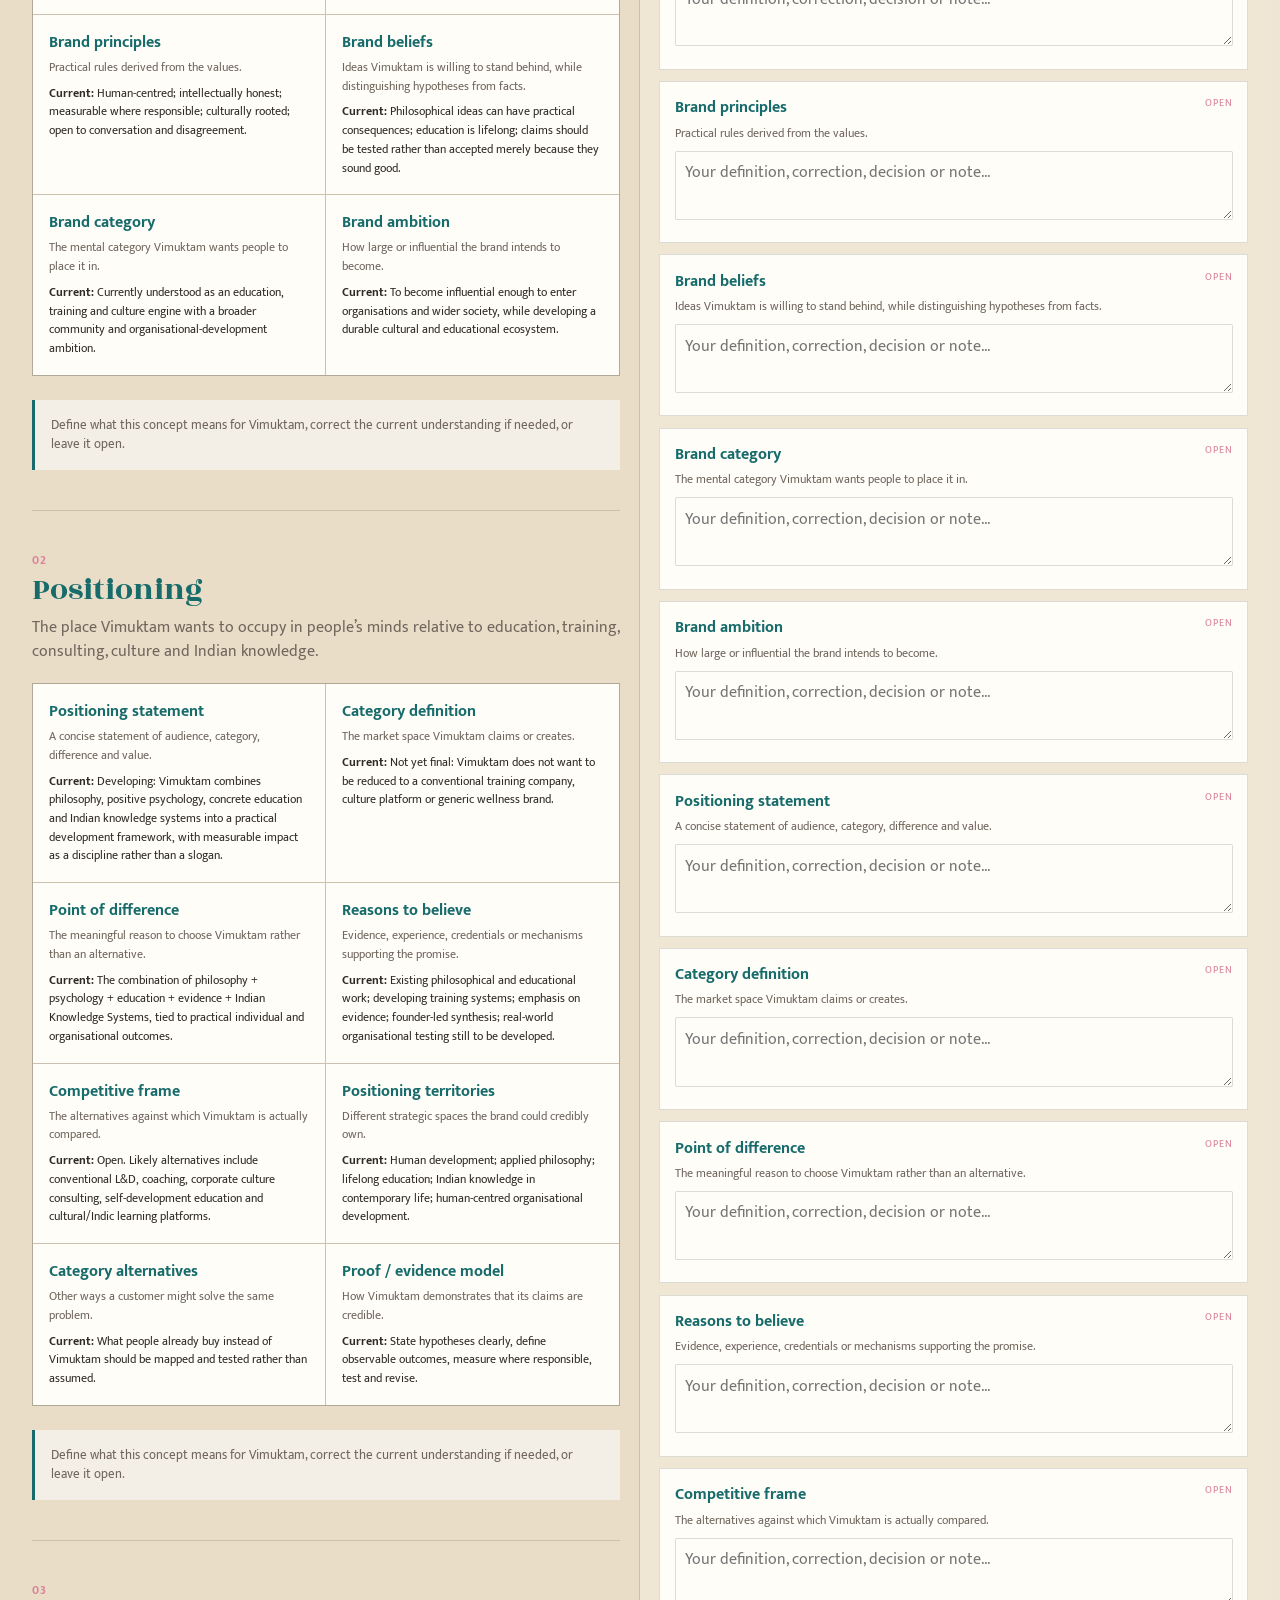
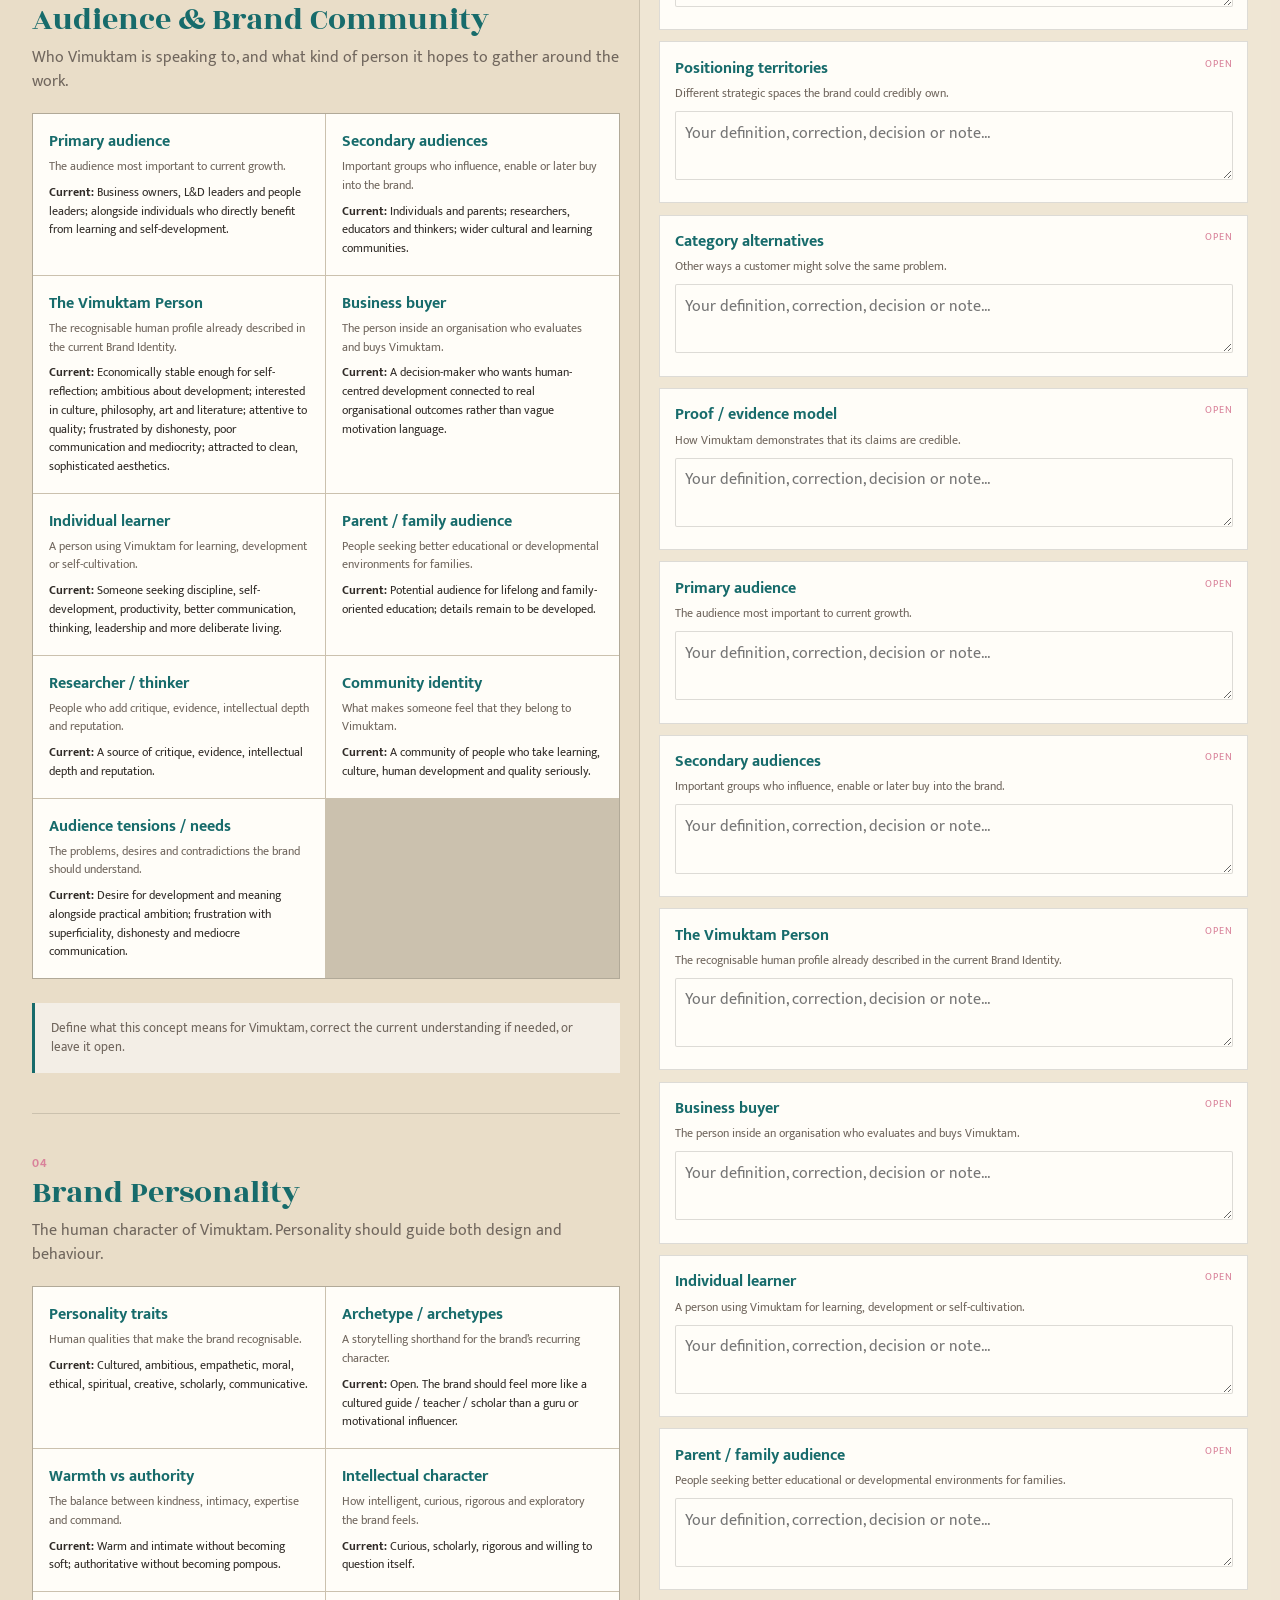
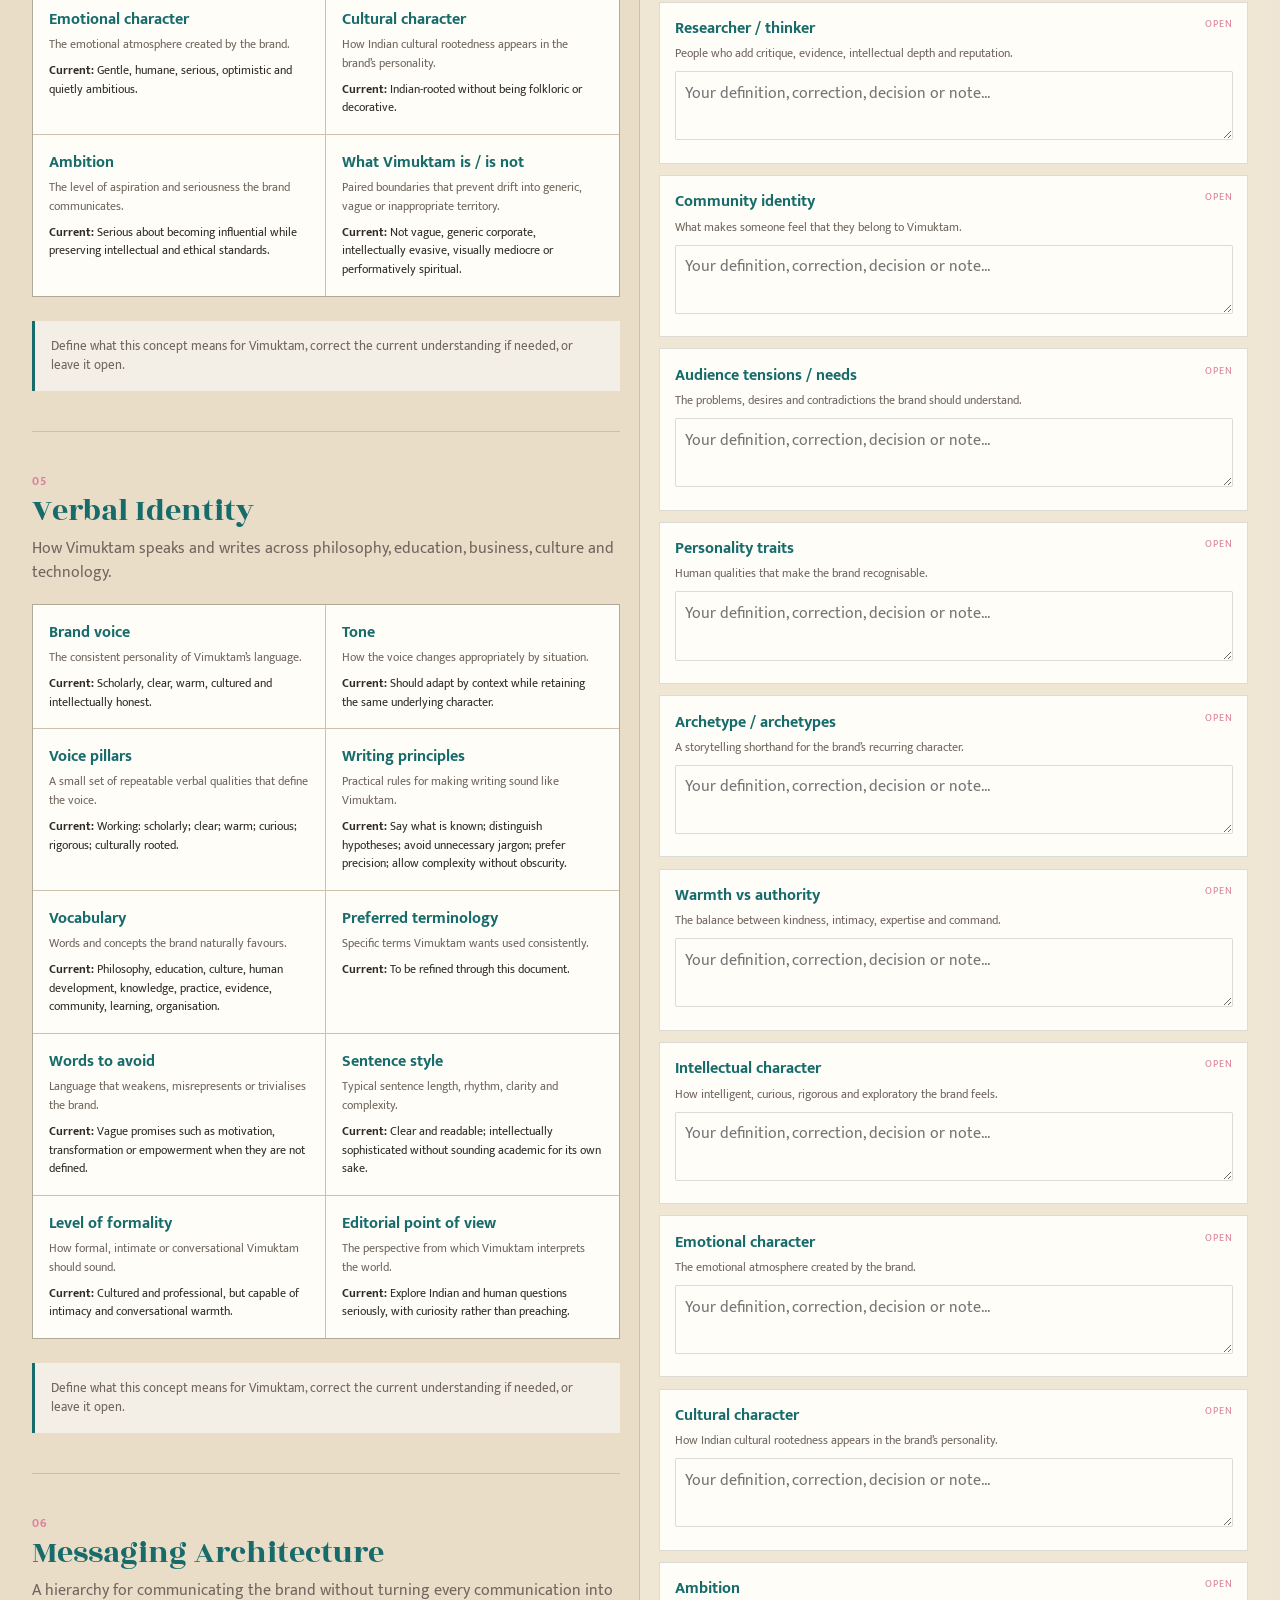
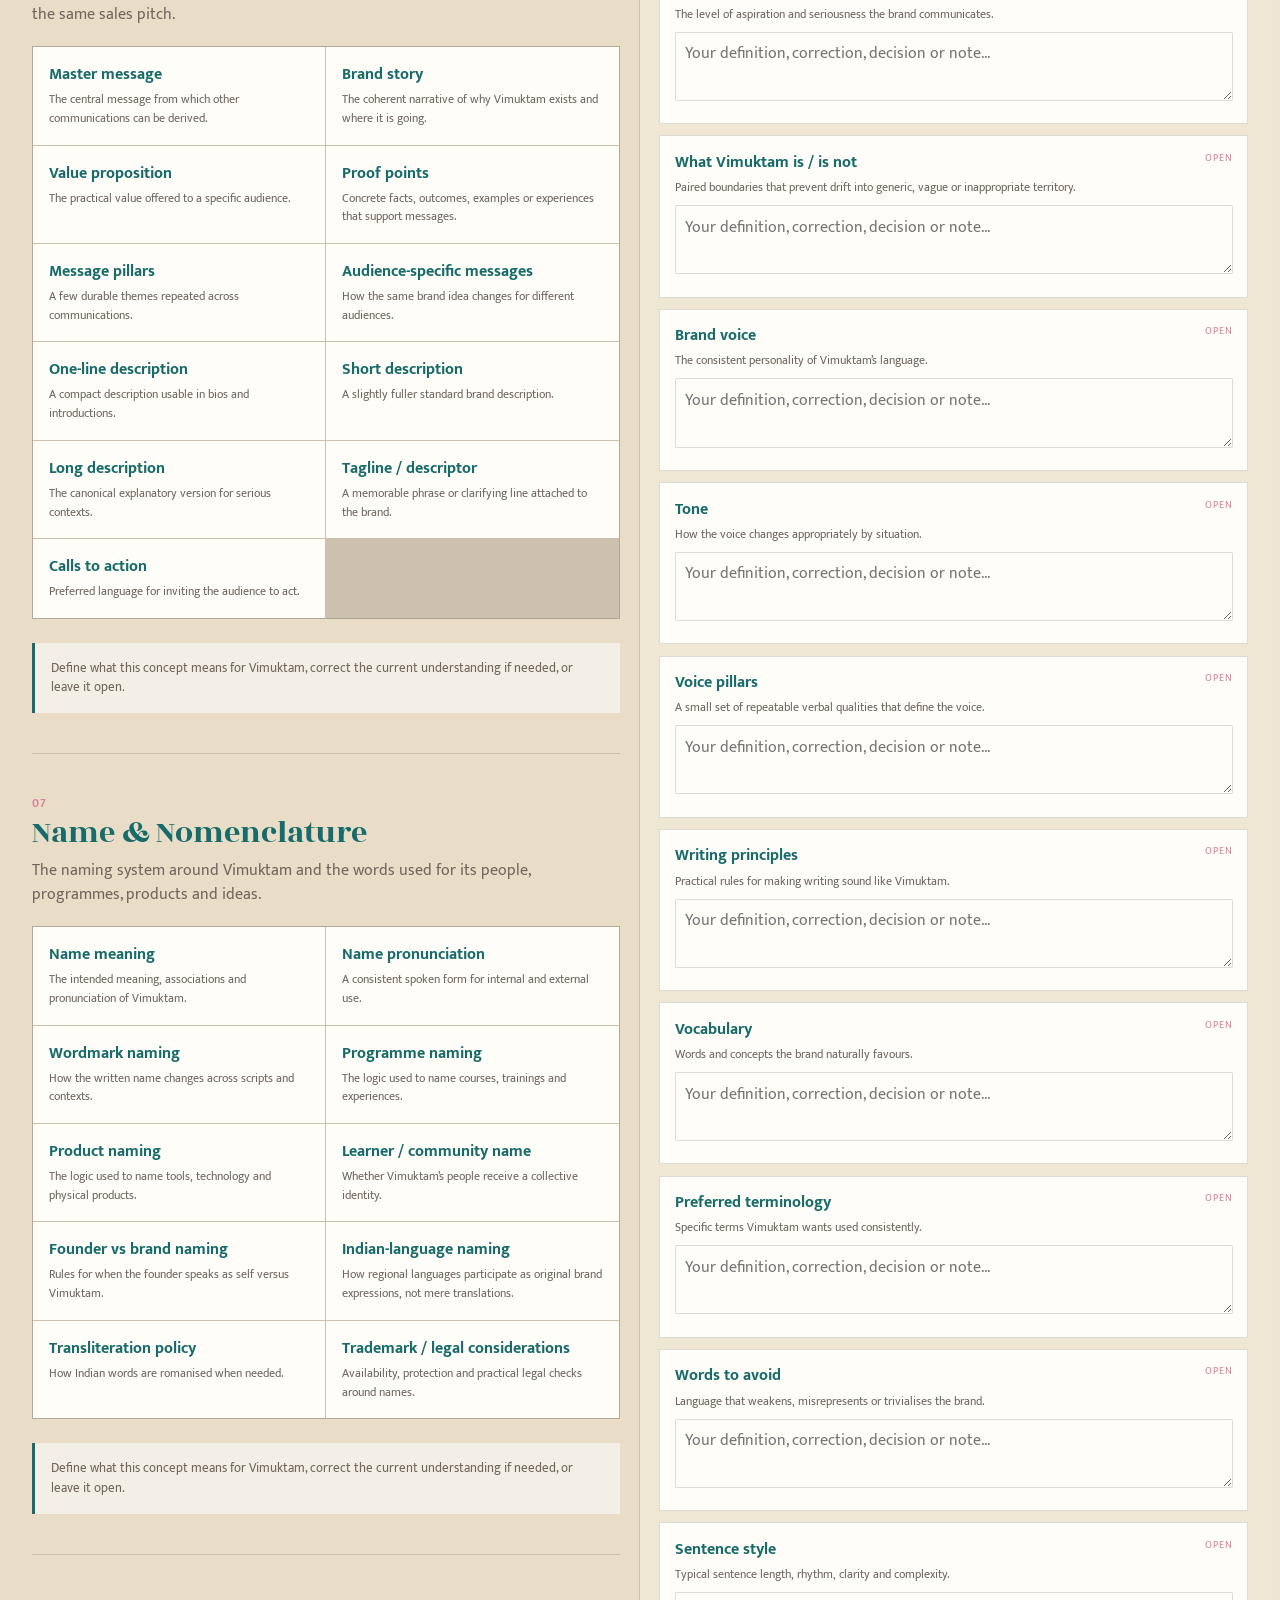
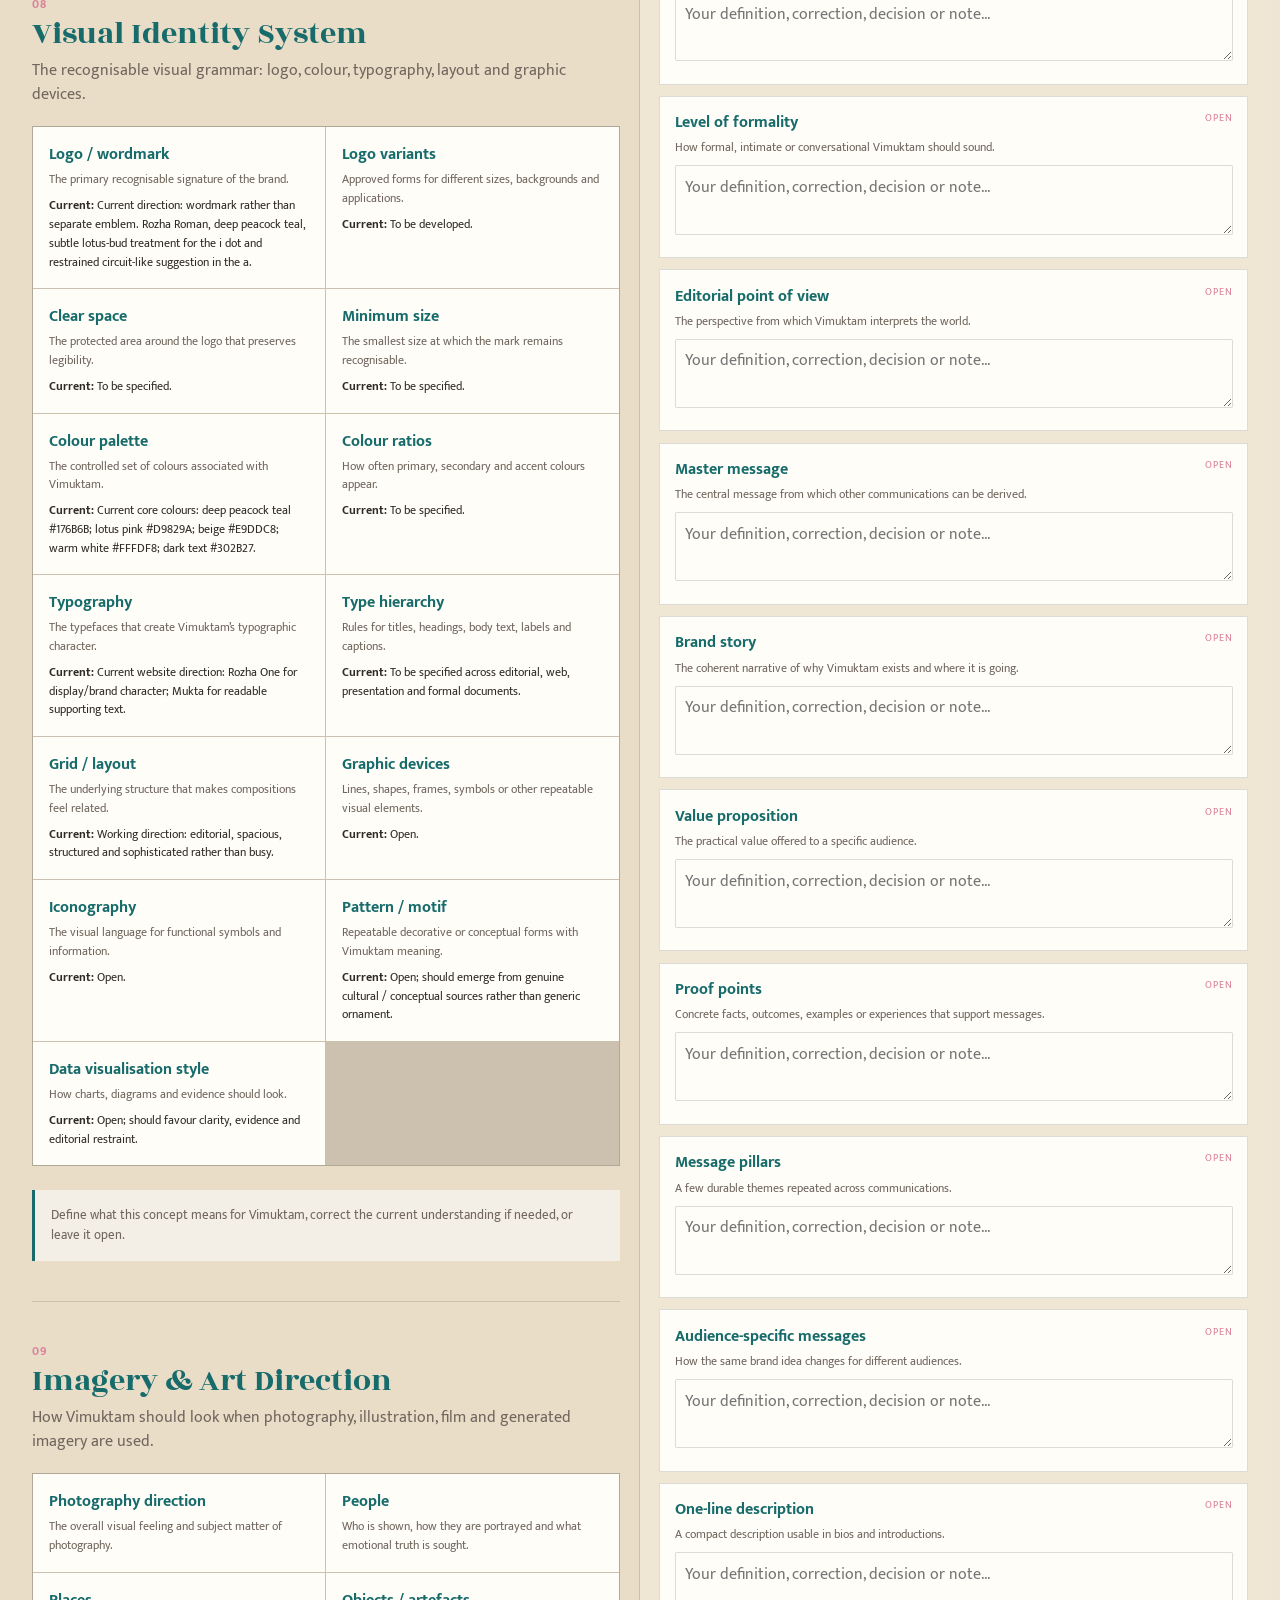
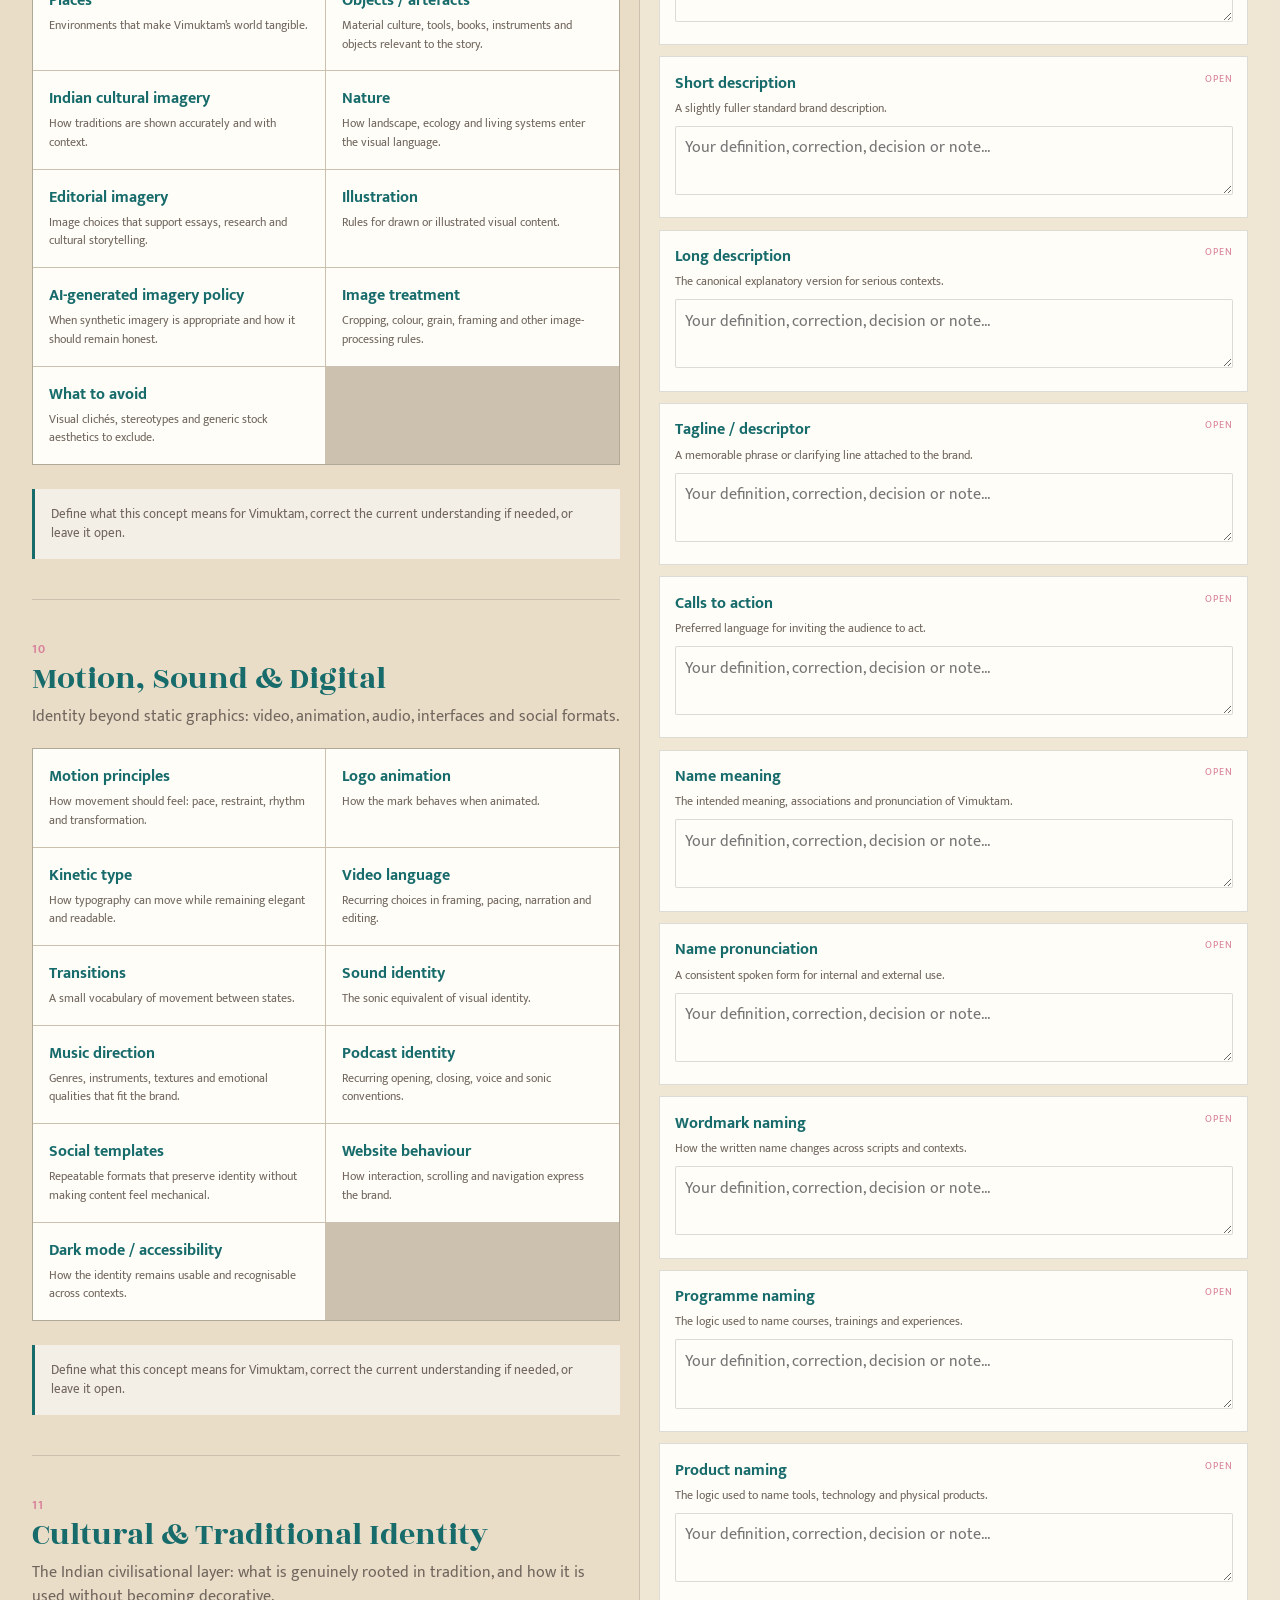
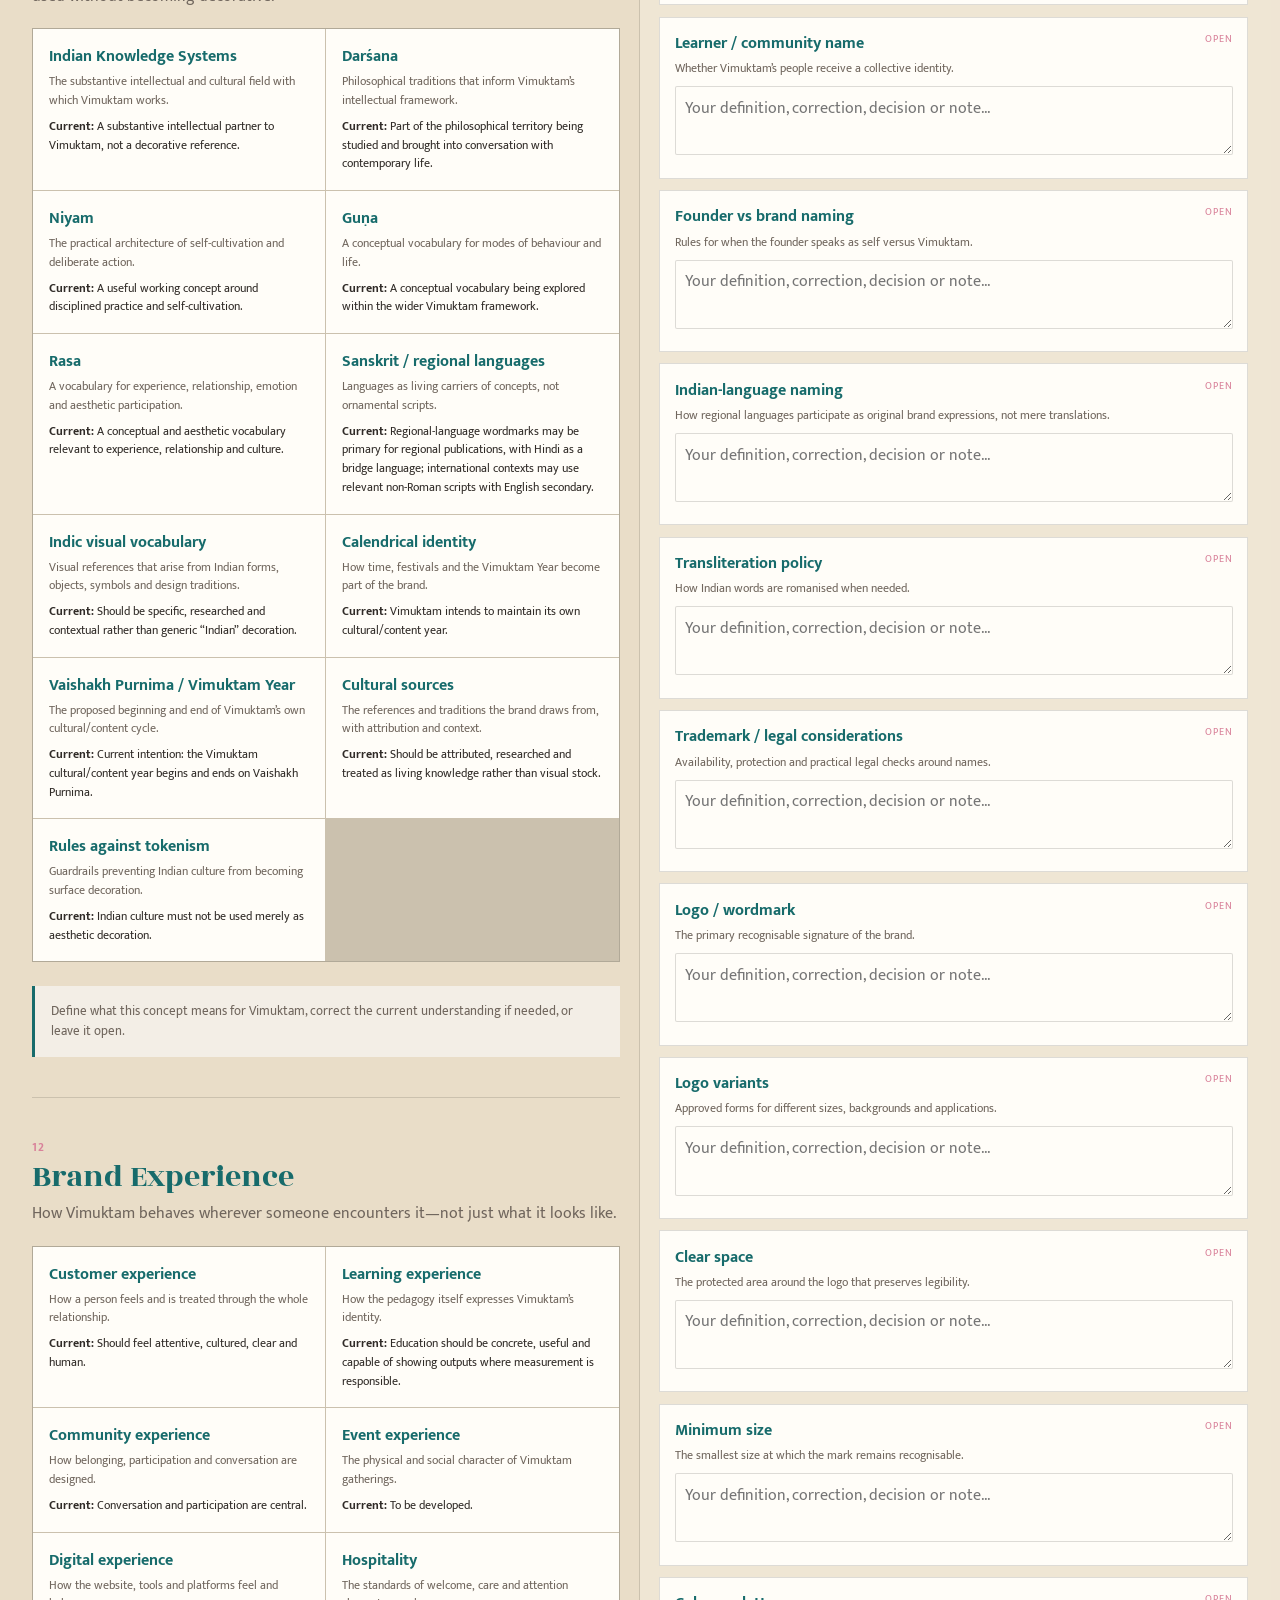
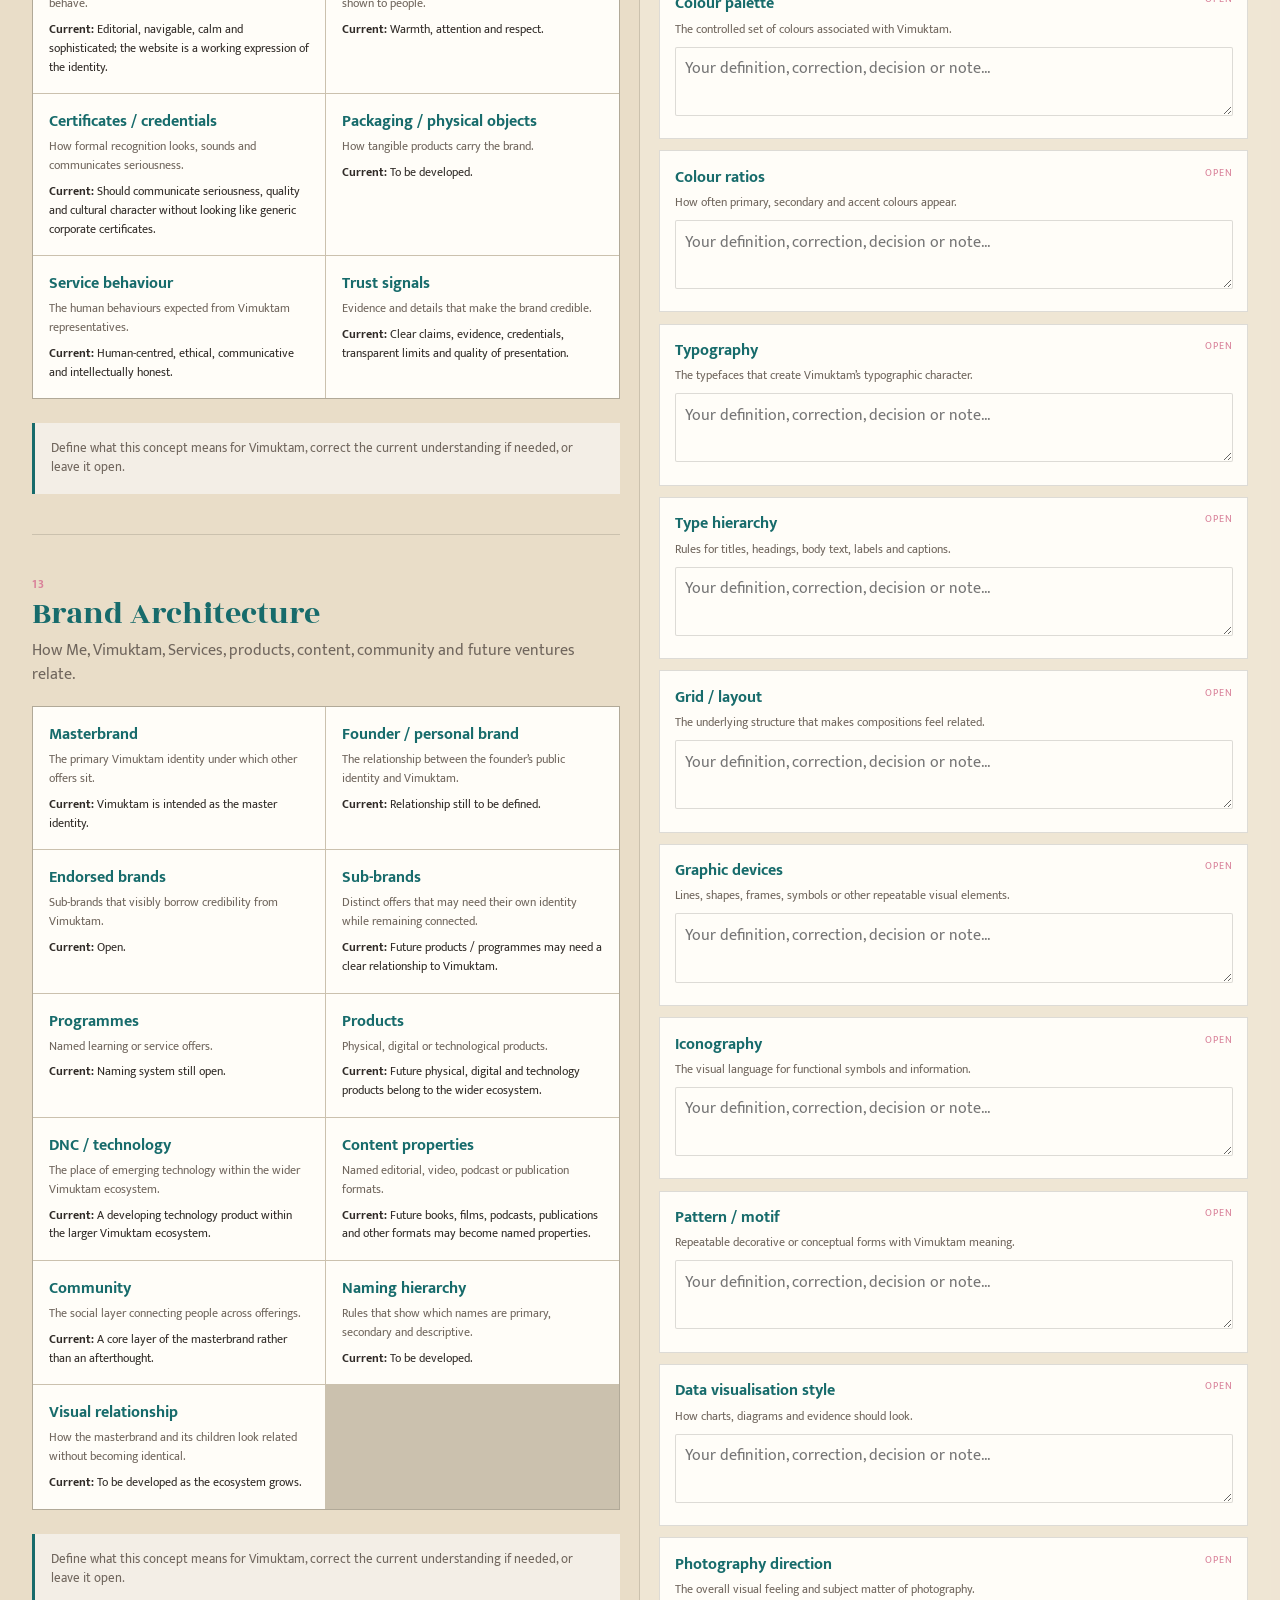
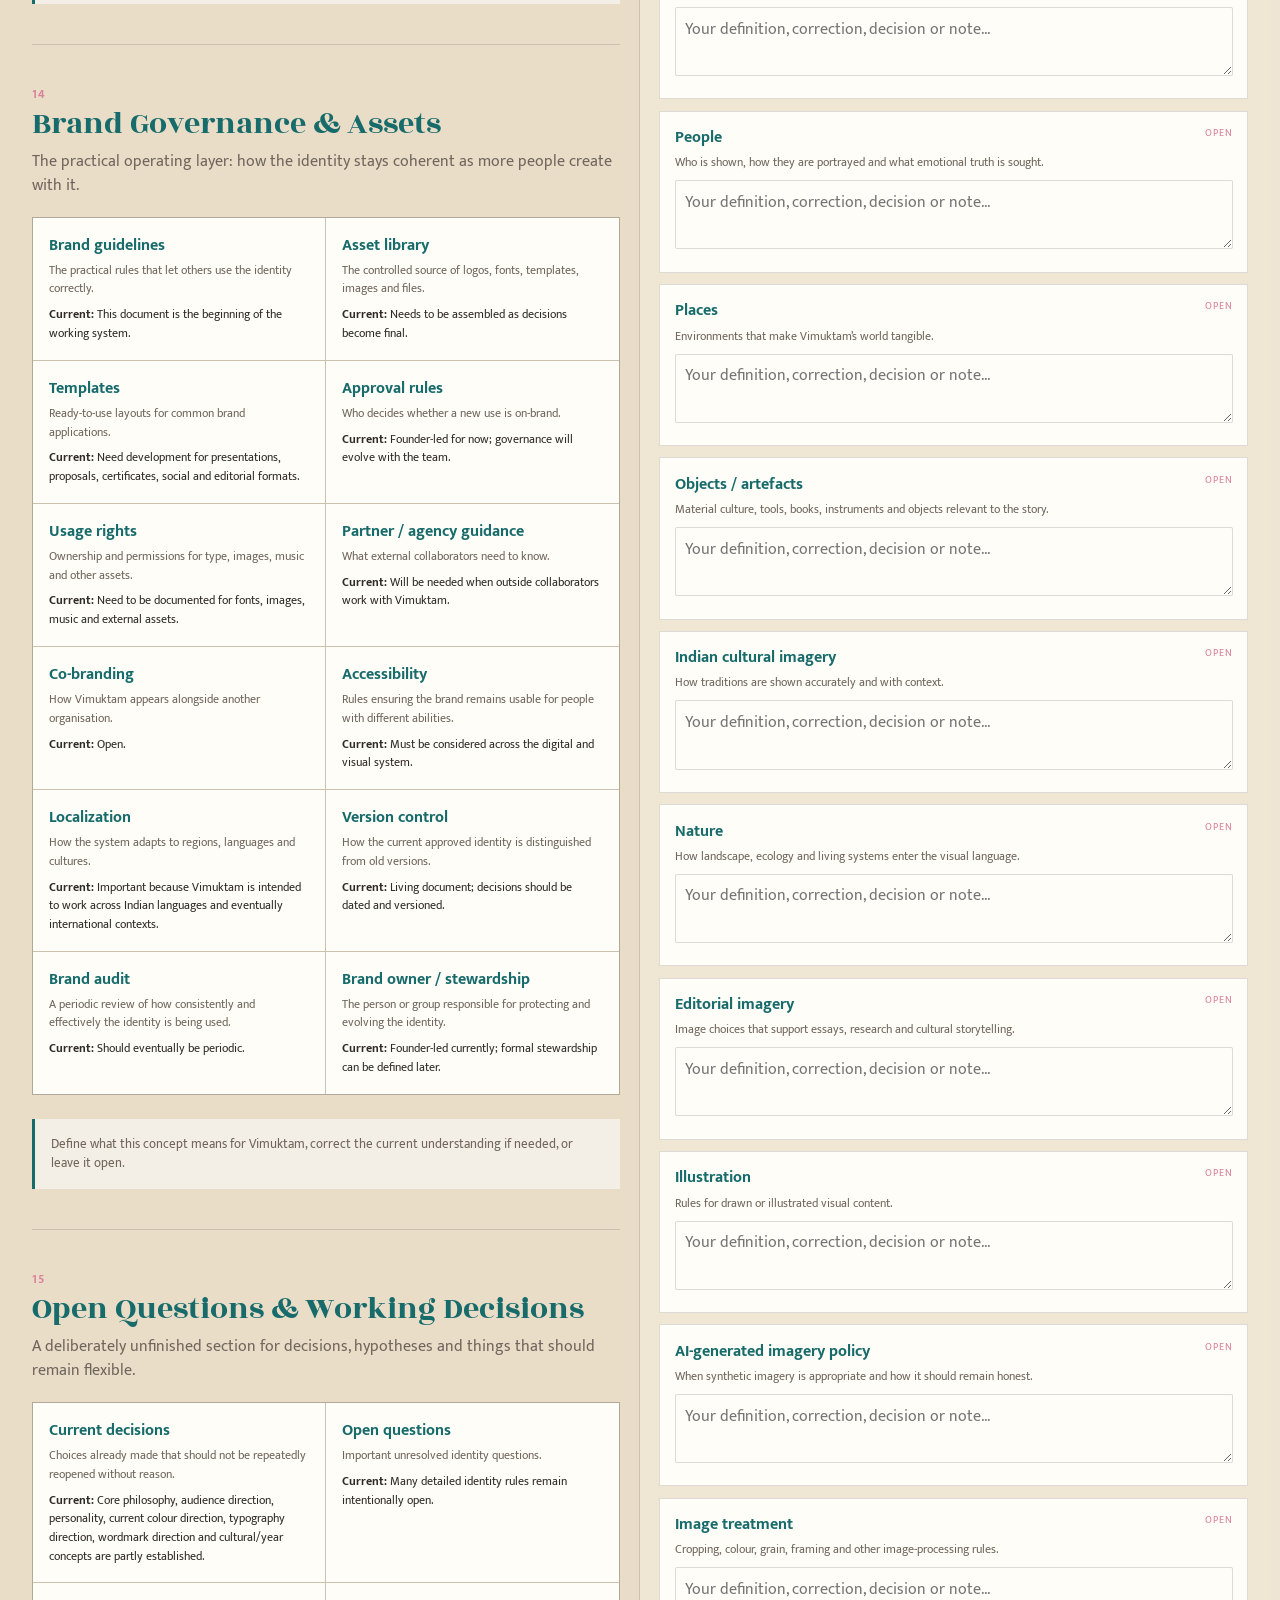
<file: brand-identity.html>
<!DOCTYPE html>
<html lang="en">
<head>
<meta charset="UTF-8"><meta name="viewport" content="width=device-width,initial-scale=1.0">
<meta name="description" content="Vimuktam Brand Identity — a living, founder-editable working document.">
<title>Brand Identity — Vimuktam</title>
<link rel="preconnect" href="https://fonts.googleapis.com"><link rel="preconnect" href="https://fonts.gstatic.com" crossorigin>
<link href="https://fonts.googleapis.com/css2?family=Mukta:wght@300;400;500;600;700&family=Rozha+One&display=swap" rel="stylesheet">
<style>
:root{--beige:#E9DDC8;--white:#FFFDF8;--teal:#176B6B;--pink:#D9829A;--ink:#302B27;--muted:#70665D;--line:rgba(48,43,39,.16);--soft:#F3EEE6}*{box-sizing:border-box}html{scroll-behavior:smooth;scroll-padding-top:132px}body{margin:0;background:var(--beige);color:var(--ink);font-family:Mukta,sans-serif;font-size:16px;line-height:1.5}h1,h2{font-family:'Rozha One',serif;font-weight:400;line-height:1.08}button,textarea{font:inherit}a{color:inherit}
header{height:72px;background:var(--white);border-bottom:1px solid var(--line);display:flex;align-items:center;justify-content:space-between;padding:0 3%;position:sticky;top:0;z-index:30}.logo{font-family:'Rozha One',serif;font-size:2rem;color:var(--teal);text-decoration:none}nav{display:flex;gap:1.3rem;font-size:.9rem}nav a{text-decoration:none}nav a:hover{color:var(--pink)}
.hero{background:var(--white);padding:4rem 5% 3rem;border-bottom:1px solid var(--line)}.hero-inner{max-width:1180px;margin:auto}.eyebrow{color:var(--pink);font-weight:700;letter-spacing:.15em;text-transform:uppercase;font-size:.78rem}.hero h1{font-size:clamp(3rem,6vw,5.5rem);color:var(--teal);margin:.5rem 0}.hero p{max-width:800px;font-size:1.12rem;margin:0;color:var(--muted)}.hero-note{margin-top:1.5rem;border-left:3px solid var(--pink);padding:.5rem 1rem;color:var(--muted);max-width:850px}
.toolbar{position:sticky;top:72px;z-index:25;background:rgba(233,221,200,.96);backdrop-filter:blur(8px);border-bottom:1px solid var(--line);padding:.65rem 3%;display:flex;align-items:center;justify-content:space-between;gap:1rem}.progress{font-size:.85rem;color:var(--muted)}.progress b{color:var(--teal)}.tools{display:flex;gap:.5rem;flex-wrap:wrap}.tools button{border:1px solid var(--line);background:var(--white);color:var(--ink);padding:.45rem .75rem;border-radius:3px;cursor:pointer}.tools button:hover{border-color:var(--pink);color:var(--teal)}
.layout{display:grid;grid-template-columns:minmax(0,1fr) minmax(380px,1fr);max-width:1500px;margin:auto;min-height:calc(100vh - 132px)}.reading{padding:2rem 3% 7rem 5%;border-right:1px solid var(--line)}.writing{padding:2rem 5% 7rem 3%;background:rgba(255,253,248,.25)}.pane-title{font-size:1.8rem;color:var(--teal);margin:0 0 .3rem}.pane-intro{color:var(--muted);font-size:.88rem;margin:0 0 1.5rem}.toc{display:grid;grid-template-columns:repeat(2,1fr);gap:.15rem 1.2rem;margin:0 0 2rem}.toc a{text-decoration:none;font-size:.8rem;padding:.35rem 0;border-bottom:1px solid transparent}.toc a:hover{color:var(--pink);border-color:var(--line)}
.section{padding:2.5rem 0;border-top:1px solid var(--line);scroll-margin-top:140px}.section:first-of-type{border-top:0}.section-num{color:var(--pink);font-weight:700;font-size:.75rem;letter-spacing:.12em}.section h2{font-size:2rem;color:var(--teal);margin:.25rem 0 .5rem}.section-intro{color:var(--muted);max-width:800px;margin:0 0 1.2rem}.concepts{display:grid;grid-template-columns:repeat(2,minmax(0,1fr));gap:1px;background:var(--line);border:1px solid var(--line)}.concept{background:var(--white);padding:1rem;cursor:pointer;transition:.15s}.concept:hover,.concept.active{background:#fffaf1;box-shadow:inset 3px 0 var(--pink)}.concept h3{font-family:Mukta,sans-serif;font-size:1rem;font-weight:700;color:var(--teal);margin:0 0 .25rem}.concept p{font-size:.78rem;color:var(--muted);margin:0}.anchor{scroll-margin-top:140px}
.write-card{background:var(--white);border:1px solid var(--line);margin:0 0 .7rem;padding:.9rem;scroll-margin-top:145px}.write-card.active{border-color:var(--pink);box-shadow:0 0 0 2px rgba(217,130,154,.12)}.write-head{display:flex;justify-content:space-between;gap:.8rem;align-items:start}.write-head h3{font-family:Mukta,sans-serif;font-size:1rem;font-weight:700;color:var(--teal);margin:0}.status{font-size:.62rem;letter-spacing:.08em;color:var(--pink);white-space:nowrap}.write-card p{font-size:.76rem;color:var(--muted);margin:.2rem 0 .55rem}textarea{width:100%;min-height:68px;resize:vertical;border:1px solid var(--line);background:#fffdf8;color:var(--ink);padding:.6rem;outline:none;border-radius:2px}textarea:focus{border-color:var(--pink);box-shadow:0 0 0 2px rgba(217,130,154,.12)}
.section-end{margin:1.5rem 0 0;padding:1rem;background:var(--soft);border-left:3px solid var(--teal);font-size:.8rem;color:var(--muted)}footer{background:var(--teal);color:var(--white);padding:2rem 5%;text-align:center}.footer-logo{font-family:'Rozha One',serif;font-size:1.8rem}@media(max-width:950px){.layout{grid-template-columns:1fr}.reading{border-right:0}.writing{border-top:1px solid var(--line)}.concepts{grid-template-columns:1fr}}@media(max-width:600px){header{height:auto;padding:1rem 5%;gap:.7rem;align-items:flex-start}nav{flex-wrap:wrap;justify-content:flex-end}.hero{padding:3rem 6%}.reading,.writing{padding:2rem 5%}.toc{grid-template-columns:1fr}.tools button{font-size:.75rem}}
</style></head>
<body>
<header><a class="logo" href="index.html">Vimuktam</a><nav><a href="index.html">Home</a><a href="philosophical-overview.html">Philosophy</a></nav></header>
<section class="hero"><div class="hero-inner"><div class="eyebrow">Vimuktam · Living Document</div><h1>Brand Identity</h1><p>This is the working brand-identity framework. Read the concepts and the current Vimuktam understanding on the left; write your own definitions, corrections and decisions on the right.</p><div class="hero-note"><strong>How we will use it:</strong> work through the page point by point. Your responses are saved in this browser. When you give them to me, I can update the master Brand Identity here. Marketing can be developed separately and merged later.</div></div></section>
<div class="toolbar"><div class="progress"><b id="count">0</b> / <span id="total">0</span> concepts completed</div><div class="tools"><button onclick="copyResponses()">Copy responses</button><button onclick="clearResponses()">Clear responses</button><button onclick="window.print()">Print</button></div></div>
<div class="layout"><main class="reading"><h2 class="pane-title">Read</h2><p class="pane-intro">Standard brand terms, explained plainly. Click a concept to jump to its response field.</p><div class="toc" id="toc"></div><div id="readContent"></div></main><aside class="writing"><h2 class="pane-title">Write</h2><p class="pane-intro">Write as much or as little as you like. Existing text is only a starting point—you can replace, refine or leave a point open.</p><div id="writeContent"></div></aside></div>
<footer><div class="footer-logo">Vimuktam</div><div>Brand Identity · Living document</div></footer>
<script>
const sections=[['01','Brand Foundation','The strategic core: why Vimuktam exists, what it believes, and the territory it wants to own.',['Brand purpose','Brand mission','Brand vision','Brand essence','Brand promise','Brand values','Brand principles','Brand beliefs','Brand category','Brand ambition']],['02','Positioning','The place Vimuktam wants to occupy in people’s minds relative to education, training, consulting, culture and Indian knowledge.',['Positioning statement','Category definition','Point of difference','Reasons to believe','Competitive frame','Positioning territories','Category alternatives','Proof / evidence model']],['03','Audience & Brand Community','Who Vimuktam is speaking to, and what kind of person it hopes to gather around the work.',['Primary audience','Secondary audiences','The Vimuktam Person','Business buyer','Individual learner','Parent / family audience','Researcher / thinker','Community identity','Audience tensions / needs']],['04','Brand Personality','The human character of Vimuktam. Personality should guide both design and behaviour.',['Personality traits','Archetype / archetypes','Warmth vs authority','Intellectual character','Emotional character','Cultural character','Ambition','What Vimuktam is / is not']],['05','Verbal Identity','How Vimuktam speaks and writes across philosophy, education, business, culture and technology.',['Brand voice','Tone','Voice pillars','Writing principles','Vocabulary','Preferred terminology','Words to avoid','Sentence style','Level of formality','Editorial point of view']],['06','Messaging Architecture','A hierarchy for communicating the brand without turning every communication into the same sales pitch.',['Master message','Brand story','Value proposition','Proof points','Message pillars','Audience-specific messages','One-line description','Short description','Long description','Tagline / descriptor','Calls to action']],['07','Name & Nomenclature','The naming system around Vimuktam and the words used for its people, programmes, products and ideas.',['Name meaning','Name pronunciation','Wordmark naming','Programme naming','Product naming','Learner / community name','Founder vs brand naming','Indian-language naming','Transliteration policy','Trademark / legal considerations']],['08','Visual Identity System','The recognisable visual grammar: logo, colour, typography, layout and graphic devices.',['Logo / wordmark','Logo variants','Clear space','Minimum size','Colour palette','Colour ratios','Typography','Type hierarchy','Grid / layout','Graphic devices','Iconography','Pattern / motif','Data visualisation style']],['09','Imagery & Art Direction','How Vimuktam should look when photography, illustration, film and generated imagery are used.',['Photography direction','People','Places','Objects / artefacts','Indian cultural imagery','Nature','Editorial imagery','Illustration','AI-generated imagery policy','Image treatment','What to avoid']],['10','Motion, Sound & Digital','Identity beyond static graphics: video, animation, audio, interfaces and social formats.',['Motion principles','Logo animation','Kinetic type','Video language','Transitions','Sound identity','Music direction','Podcast identity','Social templates','Website behaviour','Dark mode / accessibility']],['11','Cultural & Traditional Identity','The Indian civilisational layer: what is genuinely rooted in tradition, and how it is used without becoming decorative.',['Indian Knowledge Systems','Darśana','Niyam','Guṇa','Rasa','Sanskrit / regional languages','Indic visual vocabulary','Calendrical identity','Vaishakh Purnima / Vimuktam Year','Cultural sources','Rules against tokenism']],['12','Brand Experience','How Vimuktam behaves wherever someone encounters it—not just what it looks like.',['Customer experience','Learning experience','Community experience','Event experience','Digital experience','Hospitality','Certificates / credentials','Packaging / physical objects','Service behaviour','Trust signals']],['13','Brand Architecture','How Me, Vimuktam, Services, products, content, community and future ventures relate.',['Masterbrand','Founder / personal brand','Endorsed brands','Sub-brands','Programmes','Products','DNC / technology','Content properties','Community','Naming hierarchy','Visual relationship']],['14','Brand Governance & Assets','The practical operating layer: how the identity stays coherent as more people create with it.',['Brand guidelines','Asset library','Templates','Approval rules','Usage rights','Partner / agency guidance','Co-branding','Accessibility','Localization','Version control','Brand audit','Brand owner / stewardship']],['15','Open Questions & Working Decisions','A deliberately unfinished section for decisions, hypotheses and things that should remain flexible.',['Current decisions','Open questions','Hypotheses to test','Missing assets','Experiments','Research needed','Things to protect','Things allowed to evolve','Next brand-system priorities']]];
const desc={};const groups={
'Brand Foundation':['The deeper reason the organisation exists beyond making money.','What Vimuktam is doing now to move toward its purpose.','The future state Vimuktam wants to help create.','The shortest useful expression of what Vimuktam fundamentally is.','The experience or value Vimuktam consistently promises to deliver.','Principles that guide decisions and behaviour.','Practical rules derived from the values.','Ideas Vimuktam is willing to stand behind, while distinguishing hypotheses from facts.','The mental category Vimuktam wants people to place it in.','How large or influential the brand intends to become.'],
'Positioning':['A concise statement of audience, category, difference and value.','The market space Vimuktam claims or creates.','The meaningful reason to choose Vimuktam rather than an alternative.','Evidence, experience, credentials or mechanisms supporting the promise.','The alternatives against which Vimuktam is actually compared.','Different strategic spaces the brand could credibly own.','Other ways a customer might solve the same problem.','How Vimuktam demonstrates that its claims are credible.'],
'Audience & Brand Community':['The audience most important to current growth.','Important groups who influence, enable or later buy into the brand.','The recognisable human profile already described in the current Brand Identity.','The person inside an organisation who evaluates and buys Vimuktam.','A person using Vimuktam for learning, development or self-cultivation.','People seeking better educational or developmental environments for families.','People who add critique, evidence, intellectual depth and reputation.','What makes someone feel that they belong to Vimuktam.','The problems, desires and contradictions the brand should understand.'],
'Brand Personality':['Human qualities that make the brand recognisable.','A storytelling shorthand for the brand’s recurring character.','The balance between kindness, intimacy, expertise and command.','How intelligent, curious, rigorous and exploratory the brand feels.','The emotional atmosphere created by the brand.','How Indian cultural rootedness appears in the brand’s personality.','The level of aspiration and seriousness the brand communicates.','Paired boundaries that prevent drift into generic, vague or inappropriate territory.'],
'Verbal Identity':['The consistent personality of Vimuktam’s language.','How the voice changes appropriately by situation.','A small set of repeatable verbal qualities that define the voice.','Practical rules for making writing sound like Vimuktam.','Words and concepts the brand naturally favours.','Specific terms Vimuktam wants used consistently.','Language that weakens, misrepresents or trivialises the brand.','Typical sentence length, rhythm, clarity and complexity.','How formal, intimate or conversational Vimuktam should sound.','The perspective from which Vimuktam interprets the world.'],
'Messaging Architecture':['The central message from which other communications can be derived.','The coherent narrative of why Vimuktam exists and where it is going.','The practical value offered to a specific audience.','Concrete facts, outcomes, examples or experiences that support messages.','A few durable themes repeated across communications.','How the same brand idea changes for different audiences.','A compact description usable in bios and introductions.','A slightly fuller standard brand description.','The canonical explanatory version for serious contexts.','A memorable phrase or clarifying line attached to the brand.','Preferred language for inviting the audience to act.'],
'Name & Nomenclature':['The intended meaning, associations and pronunciation of Vimuktam.','A consistent spoken form for internal and external use.','How the written name changes across scripts and contexts.','The logic used to name courses, trainings and experiences.','The logic used to name tools, technology and physical products.','Whether Vimuktam’s people receive a collective identity.','Rules for when the founder speaks as self versus Vimuktam.','How regional languages participate as original brand expressions, not mere translations.','How Indian words are romanised when needed.','Availability, protection and practical legal checks around names.'],
'Visual Identity System':['The primary recognisable signature of the brand.','Approved forms for different sizes, backgrounds and applications.','The protected area around the logo that preserves legibility.','The smallest size at which the mark remains recognisable.','The controlled set of colours associated with Vimuktam.','How often primary, secondary and accent colours appear.','The typefaces that create Vimuktam’s typographic character.','Rules for titles, headings, body text, labels and captions.','The underlying structure that makes compositions feel related.','Lines, shapes, frames, symbols or other repeatable visual elements.','The visual language for functional symbols and information.','Repeatable decorative or conceptual forms with Vimuktam meaning.','How charts, diagrams and evidence should look.'],
'Imagery & Art Direction':['The overall visual feeling and subject matter of photography.','Who is shown, how they are portrayed and what emotional truth is sought.','Environments that make Vimuktam’s world tangible.','Material culture, tools, books, instruments and objects relevant to the story.','How traditions are shown accurately and with context.','How landscape, ecology and living systems enter the visual language.','Image choices that support essays, research and cultural storytelling.','Rules for drawn or illustrated visual content.','When synthetic imagery is appropriate and how it should remain honest.','Cropping, colour, grain, framing and other image-processing rules.','Visual clichés, stereotypes and generic stock aesthetics to exclude.'],
'Motion, Sound & Digital':['How movement should feel: pace, restraint, rhythm and transformation.','How the mark behaves when animated.','How typography can move while remaining elegant and readable.','Recurring choices in framing, pacing, narration and editing.','A small vocabulary of movement between states.','The sonic equivalent of visual identity.','Genres, instruments, textures and emotional qualities that fit the brand.','Recurring opening, closing, voice and sonic conventions.','Repeatable formats that preserve identity without making content feel mechanical.','How interaction, scrolling and navigation express the brand.','How the identity remains usable and recognisable across contexts.'],
'Cultural & Traditional Identity':['The substantive intellectual and cultural field with which Vimuktam works.','Philosophical traditions that inform Vimuktam’s intellectual framework.','The practical architecture of self-cultivation and deliberate action.','A conceptual vocabulary for modes of behaviour and life.','A vocabulary for experience, relationship, emotion and aesthetic participation.','Languages as living carriers of concepts, not ornamental scripts.','Visual references that arise from Indian forms, objects, symbols and design traditions.','How time, festivals and the Vimuktam Year become part of the brand.','The proposed beginning and end of Vimuktam’s own cultural/content cycle.','The references and traditions the brand draws from, with attribution and context.','Guardrails preventing Indian culture from becoming surface decoration.'],
'Brand Experience':['How a person feels and is treated through the whole relationship.','How the pedagogy itself expresses Vimuktam’s identity.','How belonging, participation and conversation are designed.','The physical and social character of Vimuktam gatherings.','How the website, tools and platforms feel and behave.','The standards of welcome, care and attention shown to people.','How formal recognition looks, sounds and communicates seriousness.','How tangible products carry the brand.','The human behaviours expected from Vimuktam representatives.','Evidence and details that make the brand credible.'],
'Brand Architecture':['The primary Vimuktam identity under which other offers sit.','The relationship between the founder’s public identity and Vimuktam.','Sub-brands that visibly borrow credibility from Vimuktam.','Distinct offers that may need their own identity while remaining connected.','Named learning or service offers.','Physical, digital or technological products.','The place of emerging technology within the wider Vimuktam ecosystem.','Named editorial, video, podcast or publication formats.','The social layer connecting people across offerings.','Rules that show which names are primary, secondary and descriptive.','How the masterbrand and its children look related without becoming identical.'],
'Brand Governance & Assets':['The practical rules that let others use the identity correctly.','The controlled source of logos, fonts, templates, images and files.','Ready-to-use layouts for common brand applications.','Who decides whether a new use is on-brand.','Ownership and permissions for type, images, music and other assets.','What external collaborators need to know.','How Vimuktam appears alongside another organisation.','Rules ensuring the brand remains usable for people with different abilities.','How the system adapts to regions, languages and cultures.','How the current approved identity is distinguished from old versions.','A periodic review of how consistently and effectively the identity is being used.','The person or group responsible for protecting and evolving the identity.'],
'Open Questions & Working Decisions':['Choices already made that should not be repeatedly reopened without reason.','Important unresolved identity questions.','Brand assumptions that should be validated in the real world.','Things still needed to make the identity usable.','Small tests that can reveal what works before formalising it.','Evidence or references needed before a decision is made.','Core character that should survive growth and change.','Elements that can change as Vimuktam learns.','The next few decisions that unlock the rest of the system.']};
sections.forEach(s=>s[3].forEach((x,i)=>desc[x]=groups[s[1]][i]));
const current={'Brand purpose':'Bridge philosophical ideas and real-world economic goals; use commerce and education to create useful cultural, educational and social impact.','Brand mission':'Develop education, training, community and related products that translate a deeper understanding of human beings into practical life and work.','Brand vision':'A world in which people understand themselves better, organisations create genuine value, and economic growth becomes increasingly compatible with human welfare and the environment.','Brand essence':'A for-profit community and culture engine, with education and training as its primary offering.','Brand promise':'Practical, human-centred development with serious attention to culture, philosophy, evidence and measurable outcomes.','Brand values':'Cultured; ambitious; empathetic; moral; ethical; spiritual; creative; scholarly; excellent communication.','Brand principles':'Human-centred; intellectually honest; measurable where responsible; culturally rooted; open to conversation and disagreement.','Brand beliefs':'Philosophical ideas can have practical consequences; education is lifelong; claims should be tested rather than accepted merely because they sound good.','Brand category':'Currently understood as an education, training and culture engine with a broader community and organisational-development ambition.','Brand ambition':'To become influential enough to enter organisations and wider society, while developing a durable cultural and educational ecosystem.','Positioning statement':'Developing: Vimuktam combines philosophy, positive psychology, concrete education and Indian knowledge systems into a practical development framework, with measurable impact as a discipline rather than a slogan.','Category definition':'Not yet final: Vimuktam does not want to be reduced to a conventional training company, culture platform or generic wellness brand.','Point of difference':'The combination of philosophy + psychology + education + evidence + Indian Knowledge Systems, tied to practical individual and organisational outcomes.','Reasons to believe':'Existing philosophical and educational work; developing training systems; emphasis on evidence; founder-led synthesis; real-world organisational testing still to be developed.','Competitive frame':'Open. Likely alternatives include conventional L&D, coaching, corporate culture consulting, self-development education and cultural/Indic learning platforms.','Positioning territories':'Human development; applied philosophy; lifelong education; Indian knowledge in contemporary life; human-centred organisational development.','Category alternatives':'What people already buy instead of Vimuktam should be mapped and tested rather than assumed.','Proof / evidence model':'State hypotheses clearly, define observable outcomes, measure where responsible, test and revise.','Primary audience':'Business owners, L&D leaders and people leaders; alongside individuals who directly benefit from learning and self-development.','Secondary audiences':'Individuals and parents; researchers, educators and thinkers; wider cultural and learning communities.','The Vimuktam Person':'Economically stable enough for self-reflection; ambitious about development; interested in culture, philosophy, art and literature; attentive to quality; frustrated by dishonesty, poor communication and mediocrity; attracted to clean, sophisticated aesthetics.','Business buyer':'A decision-maker who wants human-centred development connected to real organisational outcomes rather than vague motivation language.','Individual learner':'Someone seeking discipline, self-development, productivity, better communication, thinking, leadership and more deliberate living.','Parent / family audience':'Potential audience for lifelong and family-oriented education; details remain to be developed.','Researcher / thinker':'A source of critique, evidence, intellectual depth and reputation.','Community identity':'A community of people who take learning, culture, human development and quality seriously.','Audience tensions / needs':'Desire for development and meaning alongside practical ambition; frustration with superficiality, dishonesty and mediocre communication.','Personality traits':'Cultured, ambitious, empathetic, moral, ethical, spiritual, creative, scholarly, communicative.','Archetype / archetypes':'Open. The brand should feel more like a cultured guide / teacher / scholar than a guru or motivational influencer.','Warmth vs authority':'Warm and intimate without becoming soft; authoritative without becoming pompous.','Intellectual character':'Curious, scholarly, rigorous and willing to question itself.','Emotional character':'Gentle, humane, serious, optimistic and quietly ambitious.','Cultural character':'Indian-rooted without being folkloric or decorative.','Ambition':'Serious about becoming influential while preserving intellectual and ethical standards.','What Vimuktam is / is not':'Not vague, generic corporate, intellectually evasive, visually mediocre or performatively spiritual.','Brand voice':'Scholarly, clear, warm, cultured and intellectually honest.','Tone':'Should adapt by context while retaining the same underlying character.','Voice pillars':'Working: scholarly; clear; warm; curious; rigorous; culturally rooted.','Writing principles':'Say what is known; distinguish hypotheses; avoid unnecessary jargon; prefer precision; allow complexity without obscurity.','Vocabulary':'Philosophy, education, culture, human development, knowledge, practice, evidence, community, learning, organisation.','Preferred terminology':'To be refined through this document.','Words to avoid':'Vague promises such as motivation, transformation or empowerment when they are not defined.','Sentence style':'Clear and readable; intellectually sophisticated without sounding academic for its own sake.','Level of formality':'Cultured and professional, but capable of intimacy and conversational warmth.','Editorial point of view':'Explore Indian and human questions seriously, with curiosity rather than preaching.','Logo / wordmark':'Current direction: wordmark rather than separate emblem. Rozha Roman, deep peacock teal, subtle lotus-bud treatment for the i dot and restrained circuit-like suggestion in the a.','Colour palette':'Current core colours: deep peacock teal #176B6B; lotus pink #D9829A; beige #E9DDC8; warm white #FFFDF8; dark text #302B27.','Typography':'Current website direction: Rozha One for display/brand character; Mukta for readable supporting text.','Logo variants':'To be developed.','Clear space':'To be specified.','Minimum size':'To be specified.','Colour ratios':'To be specified.','Type hierarchy':'To be specified across editorial, web, presentation and formal documents.','Grid / layout':'Working direction: editorial, spacious, structured and sophisticated rather than busy.','Graphic devices':'Open.','Iconography':'Open.','Pattern / motif':'Open; should emerge from genuine cultural / conceptual sources rather than generic ornament.','Data visualisation style':'Open; should favour clarity, evidence and editorial restraint.','Indian Knowledge Systems':'A substantive intellectual partner to Vimuktam, not a decorative reference.','Darśana':'Part of the philosophical territory being studied and brought into conversation with contemporary life.','Niyam':'A useful working concept around disciplined practice and self-cultivation.','Guṇa':'A conceptual vocabulary being explored within the wider Vimuktam framework.','Rasa':'A conceptual and aesthetic vocabulary relevant to experience, relationship and culture.','Sanskrit / regional languages':'Regional-language wordmarks may be primary for regional publications, with Hindi as a bridge language; international contexts may use relevant non-Roman scripts with English secondary.','Indic visual vocabulary':'Should be specific, researched and contextual rather than generic “Indian” decoration.','Calendrical identity':'Vimuktam intends to maintain its own cultural/content year.','Vaishakh Purnima / Vimuktam Year':'Current intention: the Vimuktam cultural/content year begins and ends on Vaishakh Purnima.','Cultural sources':'Should be attributed, researched and treated as living knowledge rather than visual stock.','Rules against tokenism':'Indian culture must not be used merely as aesthetic decoration.','Customer experience':'Should feel attentive, cultured, clear and human.','Learning experience':'Education should be concrete, useful and capable of showing outputs where measurement is responsible.','Community experience':'Conversation and participation are central.','Event experience':'To be developed.','Digital experience':'Editorial, navigable, calm and sophisticated; the website is a working expression of the identity.','Hospitality':'Warmth, attention and respect.','Certificates / credentials':'Should communicate seriousness, quality and cultural character without looking like generic corporate certificates.','Packaging / physical objects':'To be developed.','Service behaviour':'Human-centred, ethical, communicative and intellectually honest.','Trust signals':'Clear claims, evidence, credentials, transparent limits and quality of presentation.','Masterbrand':'Vimuktam is intended as the master identity.','Founder / personal brand':'Relationship still to be defined.','Endorsed brands':'Open.','Sub-brands':'Future products / programmes may need a clear relationship to Vimuktam.','Programmes':'Naming system still open.','Products':'Future physical, digital and technology products belong to the wider ecosystem.','DNC / technology':'A developing technology product within the larger Vimuktam ecosystem.','Content properties':'Future books, films, podcasts, publications and other formats may become named properties.','Community':'A core layer of the masterbrand rather than an afterthought.','Naming hierarchy':'To be developed.','Visual relationship':'To be developed as the ecosystem grows.','Brand guidelines':'This document is the beginning of the working system.','Asset library':'Needs to be assembled as decisions become final.','Templates':'Need development for presentations, proposals, certificates, social and editorial formats.','Approval rules':'Founder-led for now; governance will evolve with the team.','Usage rights':'Need to be documented for fonts, images, music and external assets.','Partner / agency guidance':'Will be needed when outside collaborators work with Vimuktam.','Co-branding':'Open.','Accessibility':'Must be considered across the digital and visual system.','Localization':'Important because Vimuktam is intended to work across Indian languages and eventually international contexts.','Version control':'Living document; decisions should be dated and versioned.','Brand audit':'Should eventually be periodic.','Brand owner / stewardship':'Founder-led currently; formal stewardship can be defined later.','Current decisions':'Core philosophy, audience direction, personality, current colour direction, typography direction, wordmark direction and cultural/year concepts are partly established.','Open questions':'Many detailed identity rules remain intentionally open.','Hypotheses to test':'Positioning, audience response, proof of impact and commercial viability should be tested rather than assumed.','Missing assets':'Full logo files, typography rules, colour specifications, image direction, templates, naming system and governance rules.','Experiments':'Test language, visuals, offers and audience response in real contexts before freezing the system.','Research needed':'Competitive positioning, audience research, cultural references, legal naming/trademark checks and evidence for substantive claims.','Things to protect':'Intellectual seriousness, cultural rootedness, warmth, ambition, ethics, quality and epistemic honesty.','Things allowed to evolve':'Specific visual devices, programme names, channel formats and other expressions that can improve with use.','Next brand-system priorities':'Founder definitions for the remaining concepts; then consolidate into a formal Brand Identity system before merging Marketing.'};
const answers={};const storageKey='vimuktam-brand-identity-v2';try{Object.assign(answers,JSON.parse(localStorage.getItem(storageKey)||'{}'))}catch(e){}
function esc(s){return String(s).replace(/[&<>"']/g,m=>({'&':'&amp;','<':'&lt;','>':'&gt;','"':'&quot;',"'":'&#39;'}[m]))}
function render(){let t='',r='',w='';sections.forEach(([num,title,intro,items])=>{const sid='s'+num;t+=`<a href="#${sid}">${num} · ${esc(title)}</a>`;r+=`<section class="section" id="${sid}"><div class="section-num">${num}</div><h2>${esc(title)}</h2><p class="section-intro">${esc(intro)}</p><div class="concepts">`;items.forEach((item,i)=>{const id='c'+num+'-'+i;r+=`<div class="concept anchor" id="read-${id}" onclick="focusField('${id}')"><h3>${esc(item)}</h3><p>${esc(desc[item])}</p>${current[item]?`<p style="margin-top:.45rem;color:var(--ink)"><strong>Current:</strong> ${esc(current[item])}</p>`:''}</div>`});r+='</div><div class="section-end">Define what this concept means for Vimuktam, correct the current understanding if needed, or leave it open.</div></section>';items.forEach((item,i)=>{const id='c'+num+'-'+i;w+=`<div class="write-card" id="write-${id}"><div class="write-head"><h3>${esc(item)}</h3><span class="status" id="status-${id}">OPEN</span></div><p>${esc(desc[item])}</p><textarea id="${id}" data-concept="${esc(item)}" placeholder="Your definition, correction, decision or note...">${esc(answers[item]||'')}</textarea></div>`})});document.getElementById('toc').innerHTML=t;document.getElementById('readContent').innerHTML=r;document.getElementById('writeContent').innerHTML=w;document.getElementById('total').textContent=sections.reduce((n,s)=>n+s[3].length,0);document.querySelectorAll('textarea').forEach(el=>el.addEventListener('input',()=>{answers[el.dataset.concept]=el.value;localStorage.setItem(storageKey,JSON.stringify(answers));updateCount()}));updateCount()}
function focusField(id){document.querySelectorAll('.concept,.write-card').forEach(x=>x.classList.remove('active'));document.getElementById('read-'+id).classList.add('active');const card=document.getElementById('write-'+id);card.classList.add('active');card.scrollIntoView({behavior:'smooth',block:'center'});setTimeout(()=>document.getElementById(id).focus(),300)}
function updateCount(){const n=Object.values(answers).filter(v=>String(v).trim()).length;document.getElementById('count').textContent=n;document.querySelectorAll('textarea').forEach(el=>{document.getElementById('status-'+el.id).textContent=el.value.trim()?'DONE':'OPEN'})}
function copyResponses(){let out='VIMUKTAM BRAND IDENTITY — FOUNDER RESPONSES\n\n';sections.forEach(([num,title,,items])=>{out+=`## ${num} · ${title}\n`;items.forEach(item=>out+=`\n### ${item}\n${answers[item]||'[open]'}\n`);out+='\n'});navigator.clipboard.writeText(out).then(()=>alert('Responses copied. Paste them into the Vimuktam chat when you want me to update the master document.'))}
function clearResponses(){if(confirm('Clear all responses saved in this browser?')){localStorage.removeItem(storageKey);Object.keys(answers).forEach(k=>delete answers[k]);document.querySelectorAll('textarea').forEach(e=>e.value='');updateCount()}}
render();
</script></body></html>
</file>
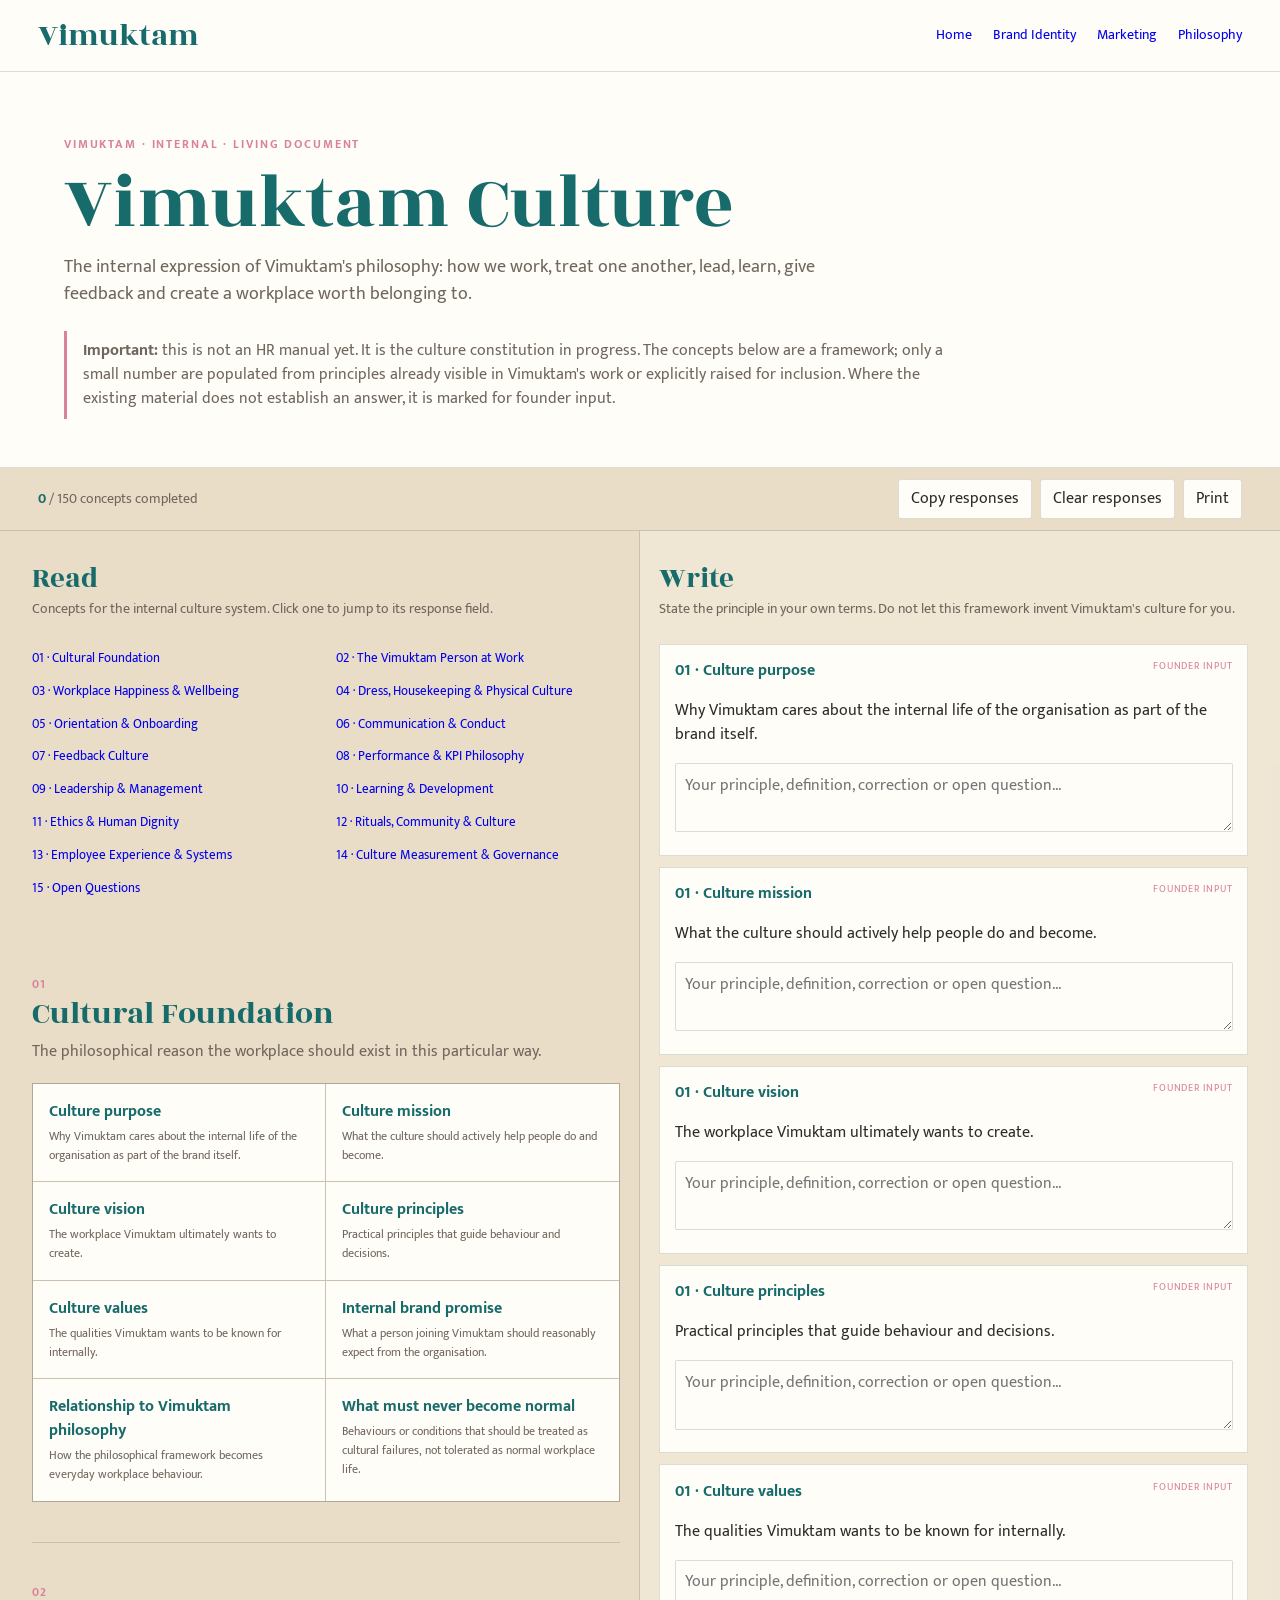
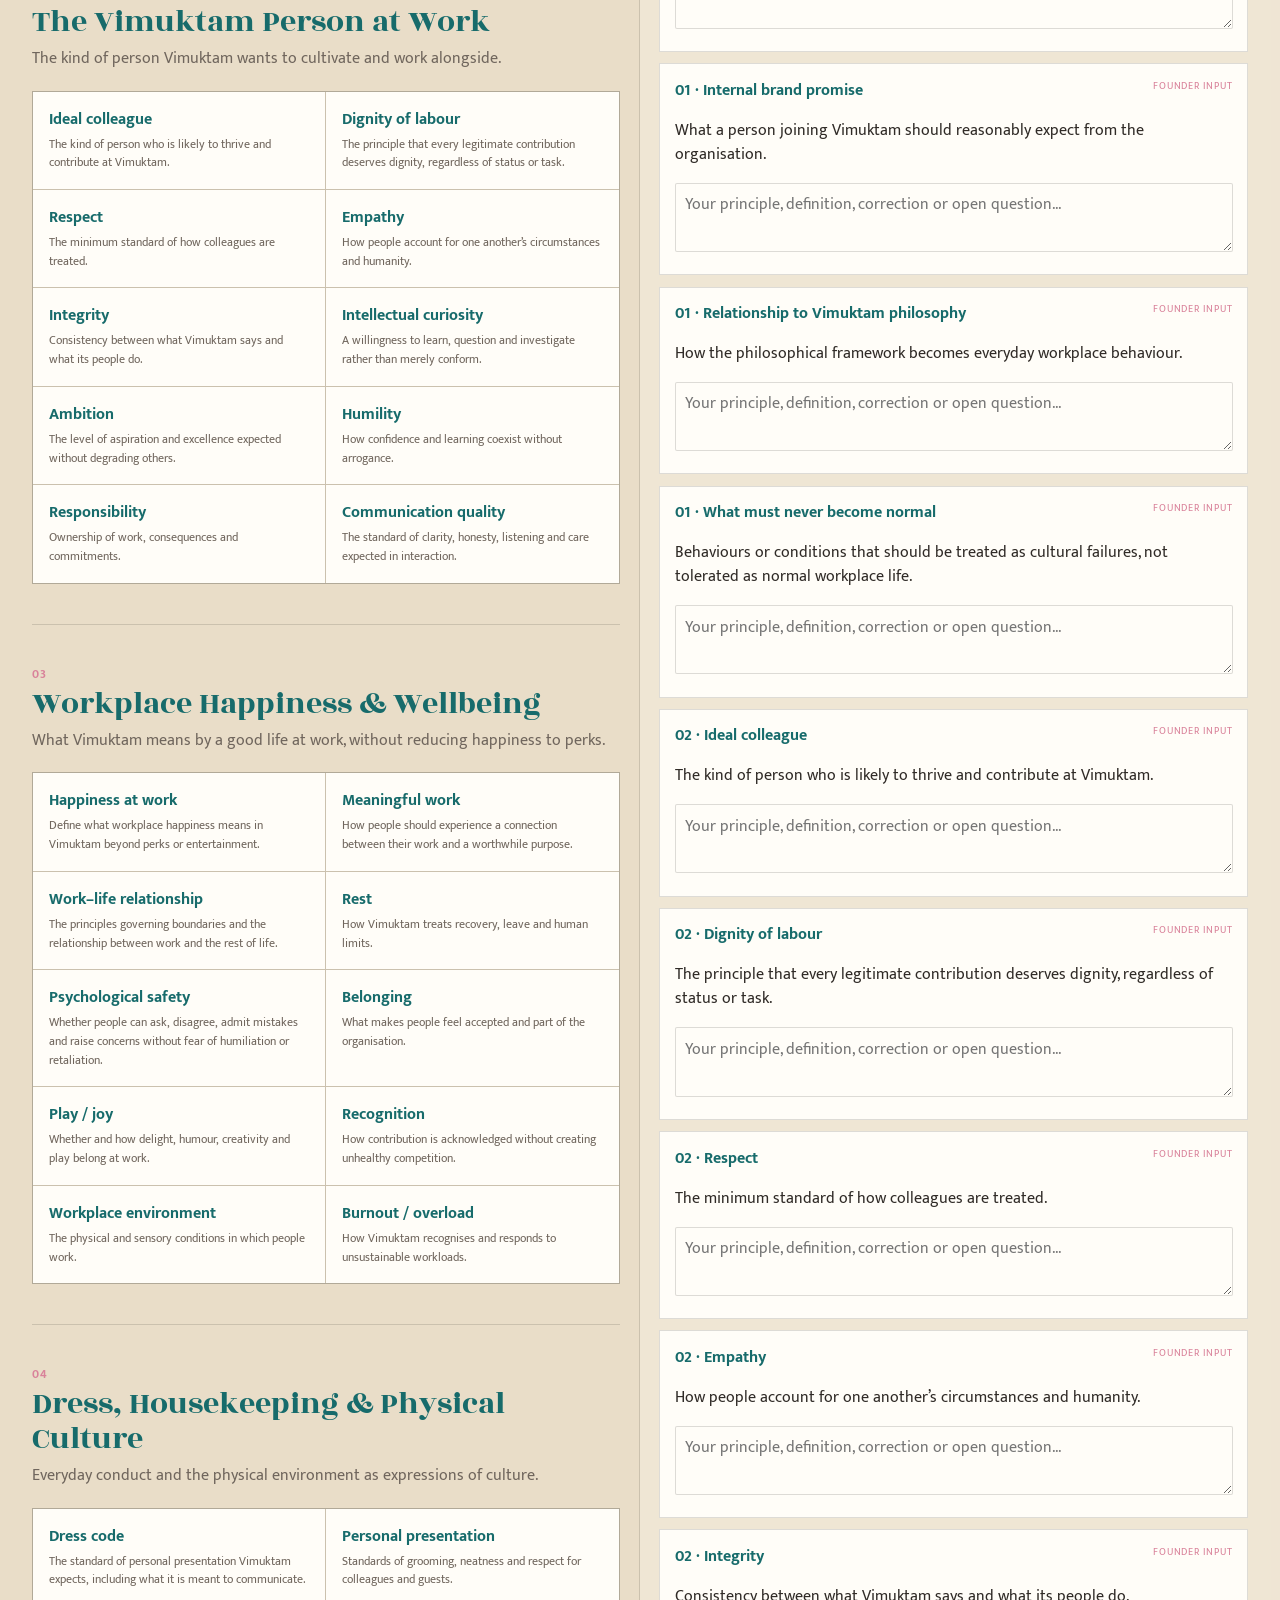
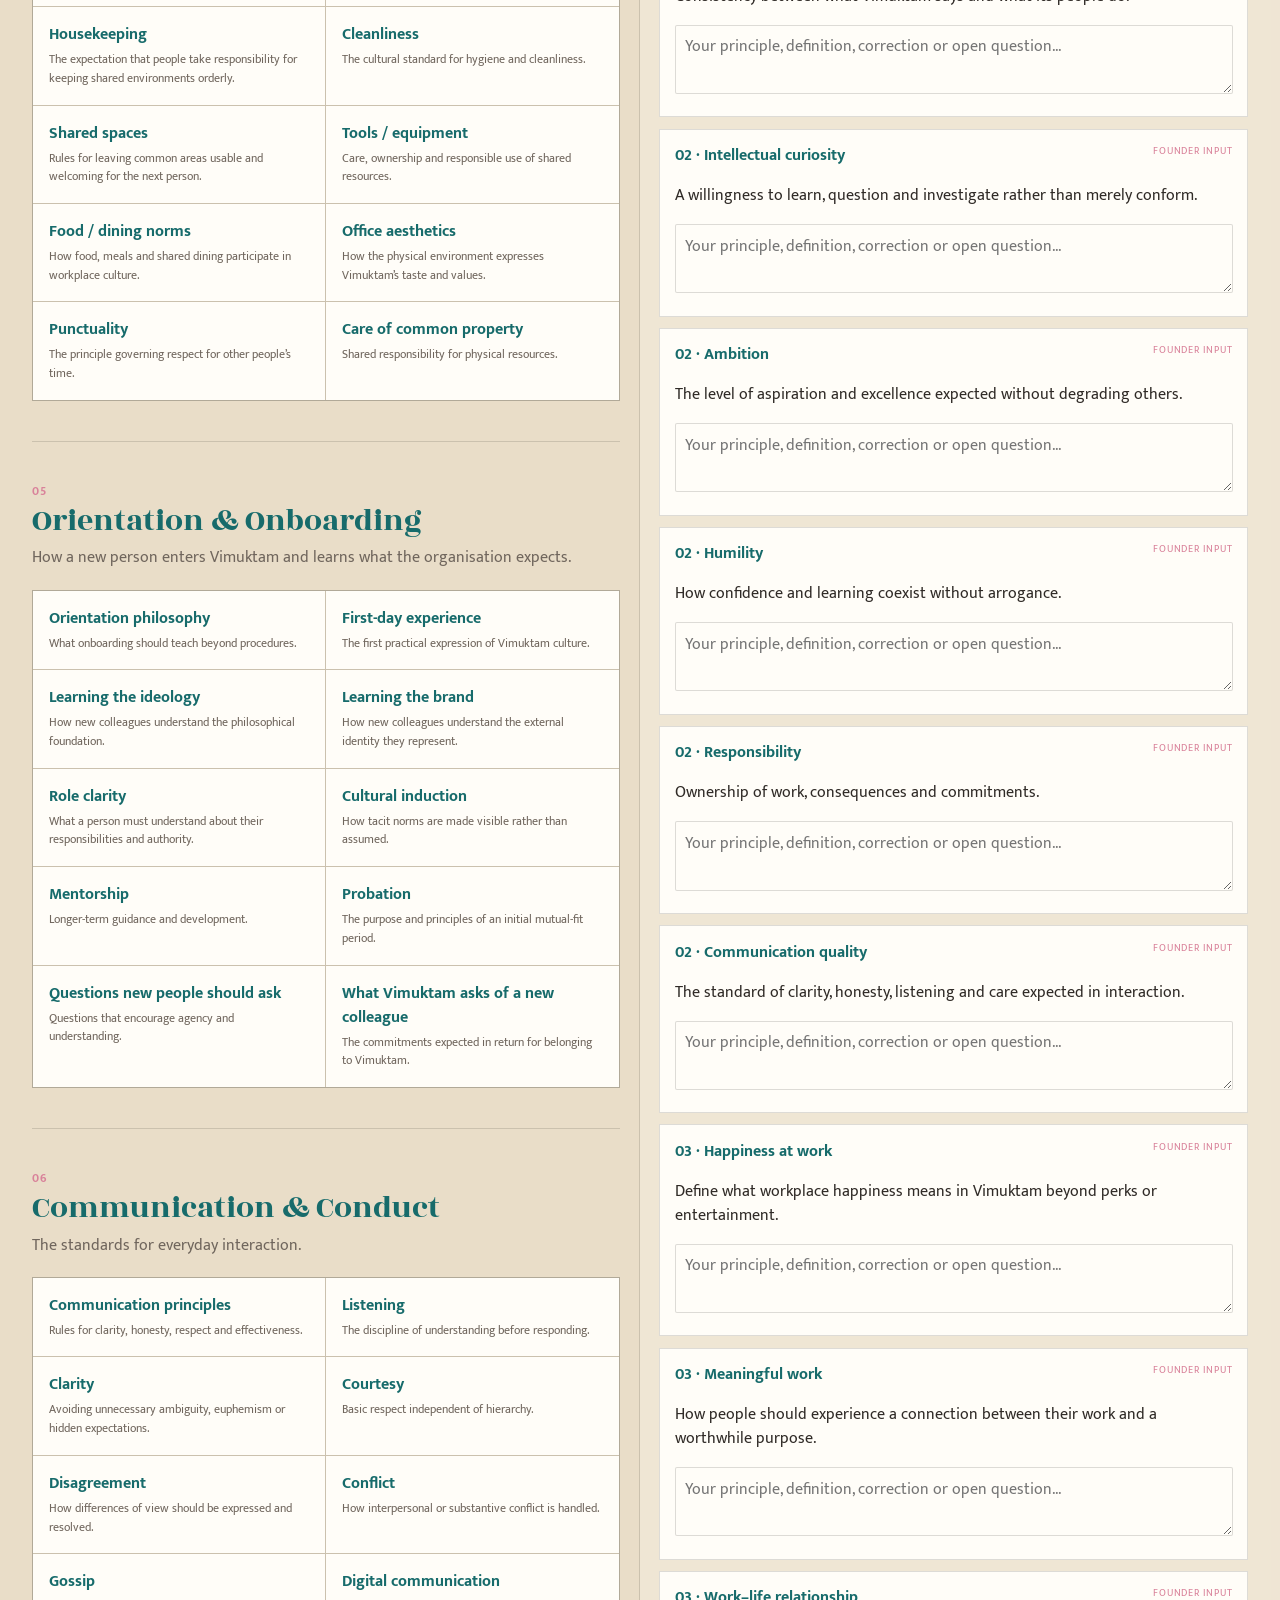
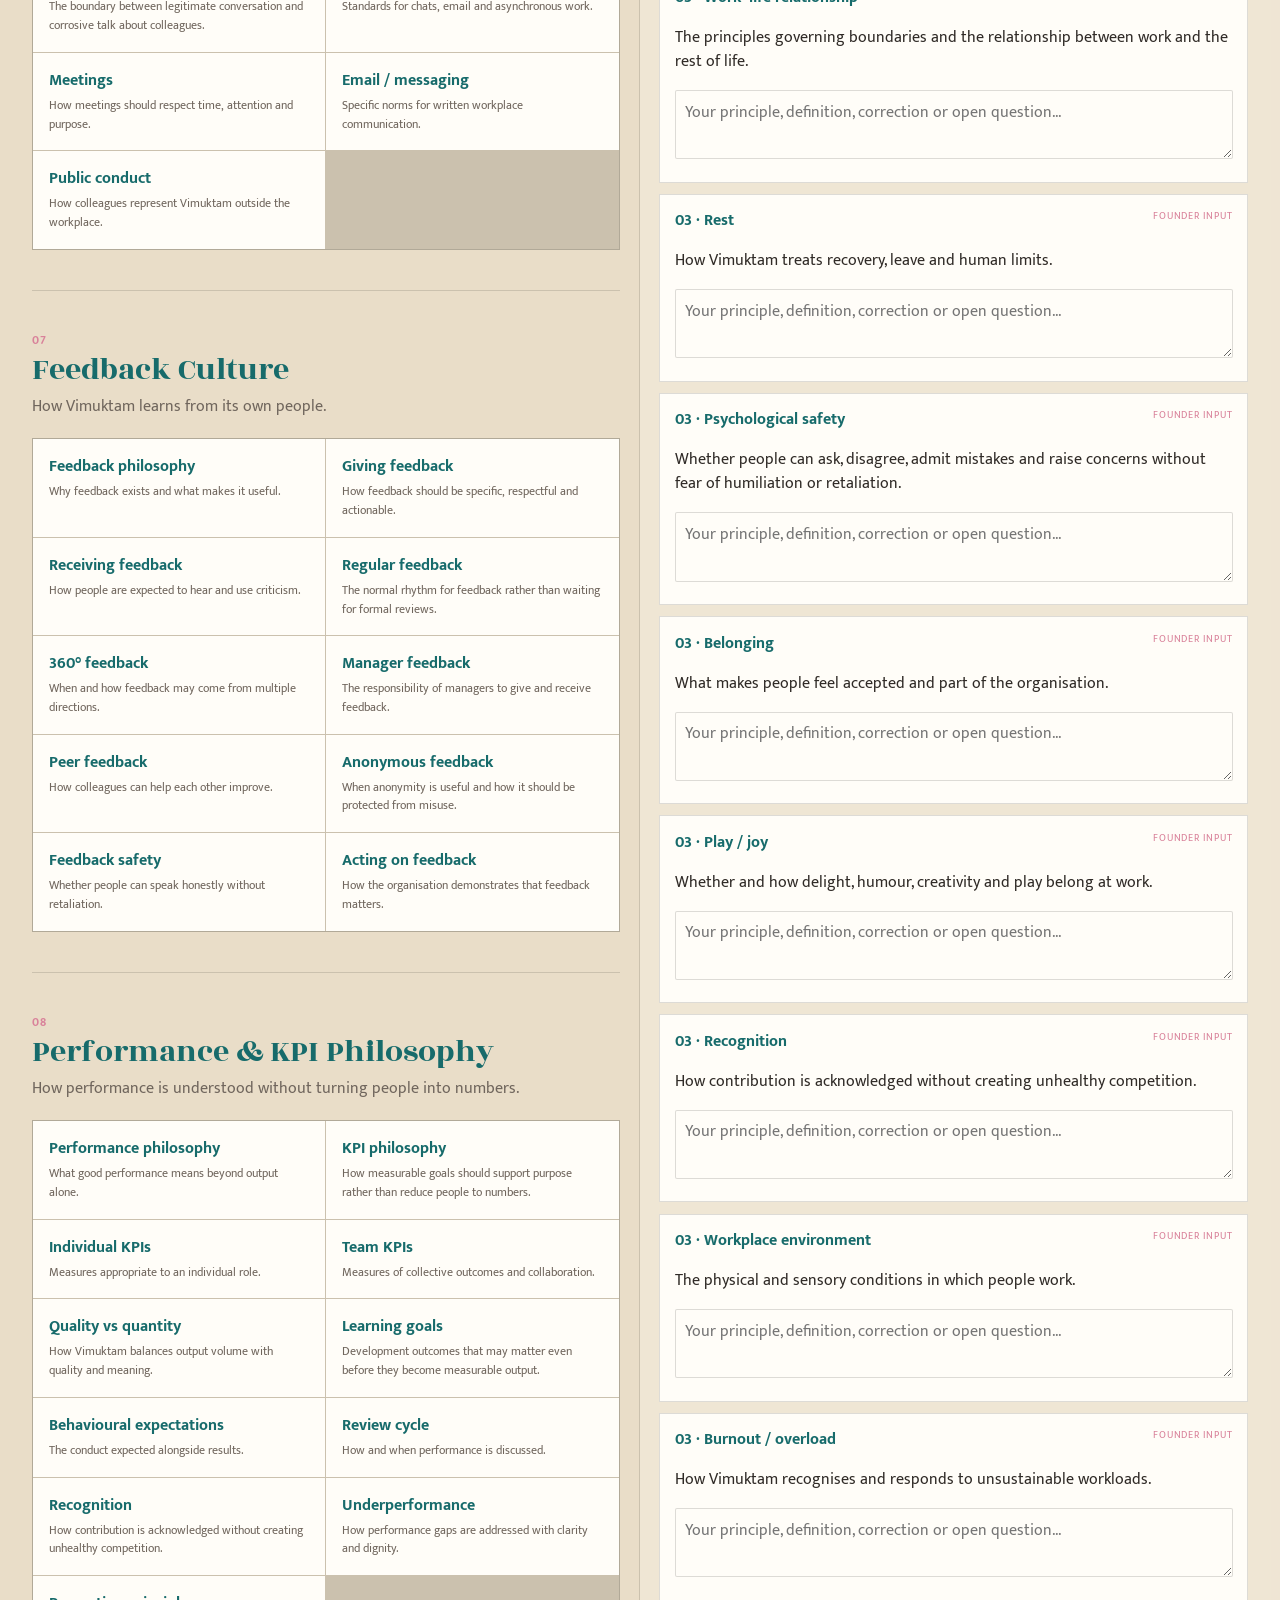
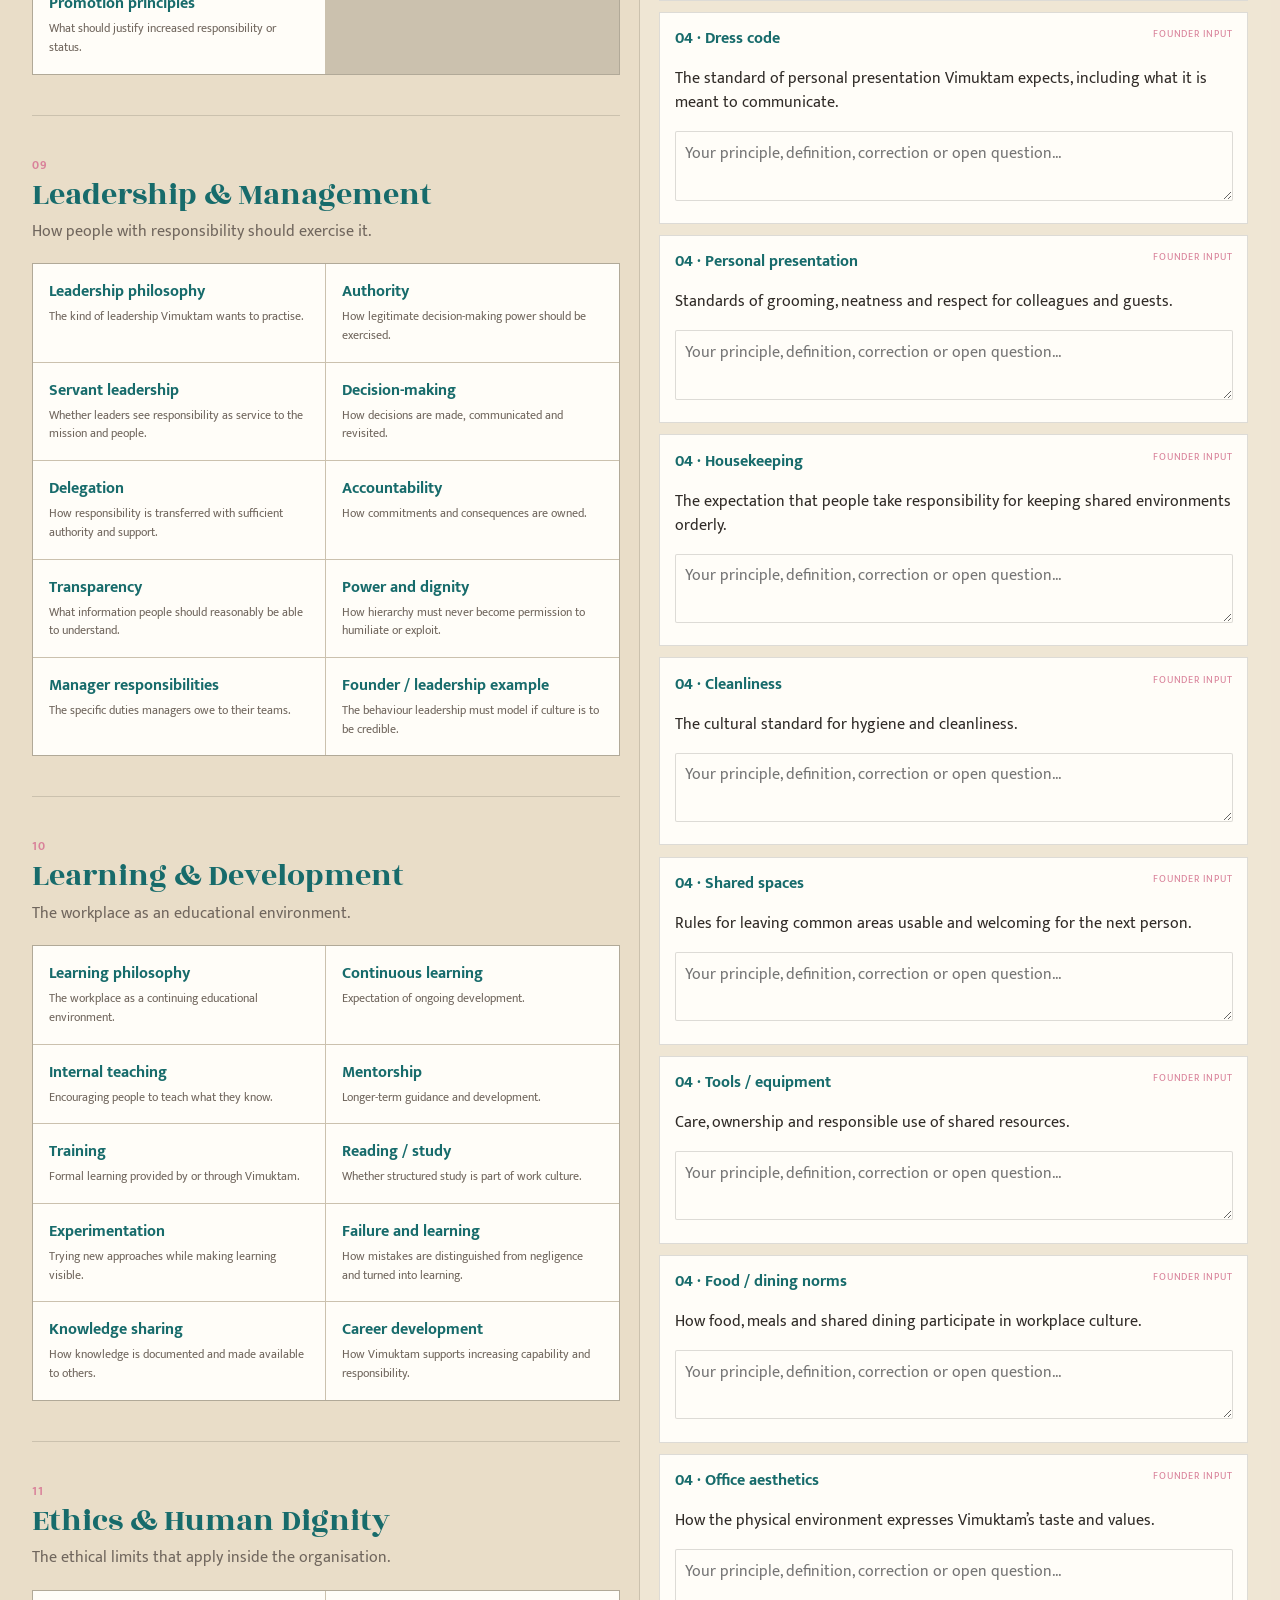
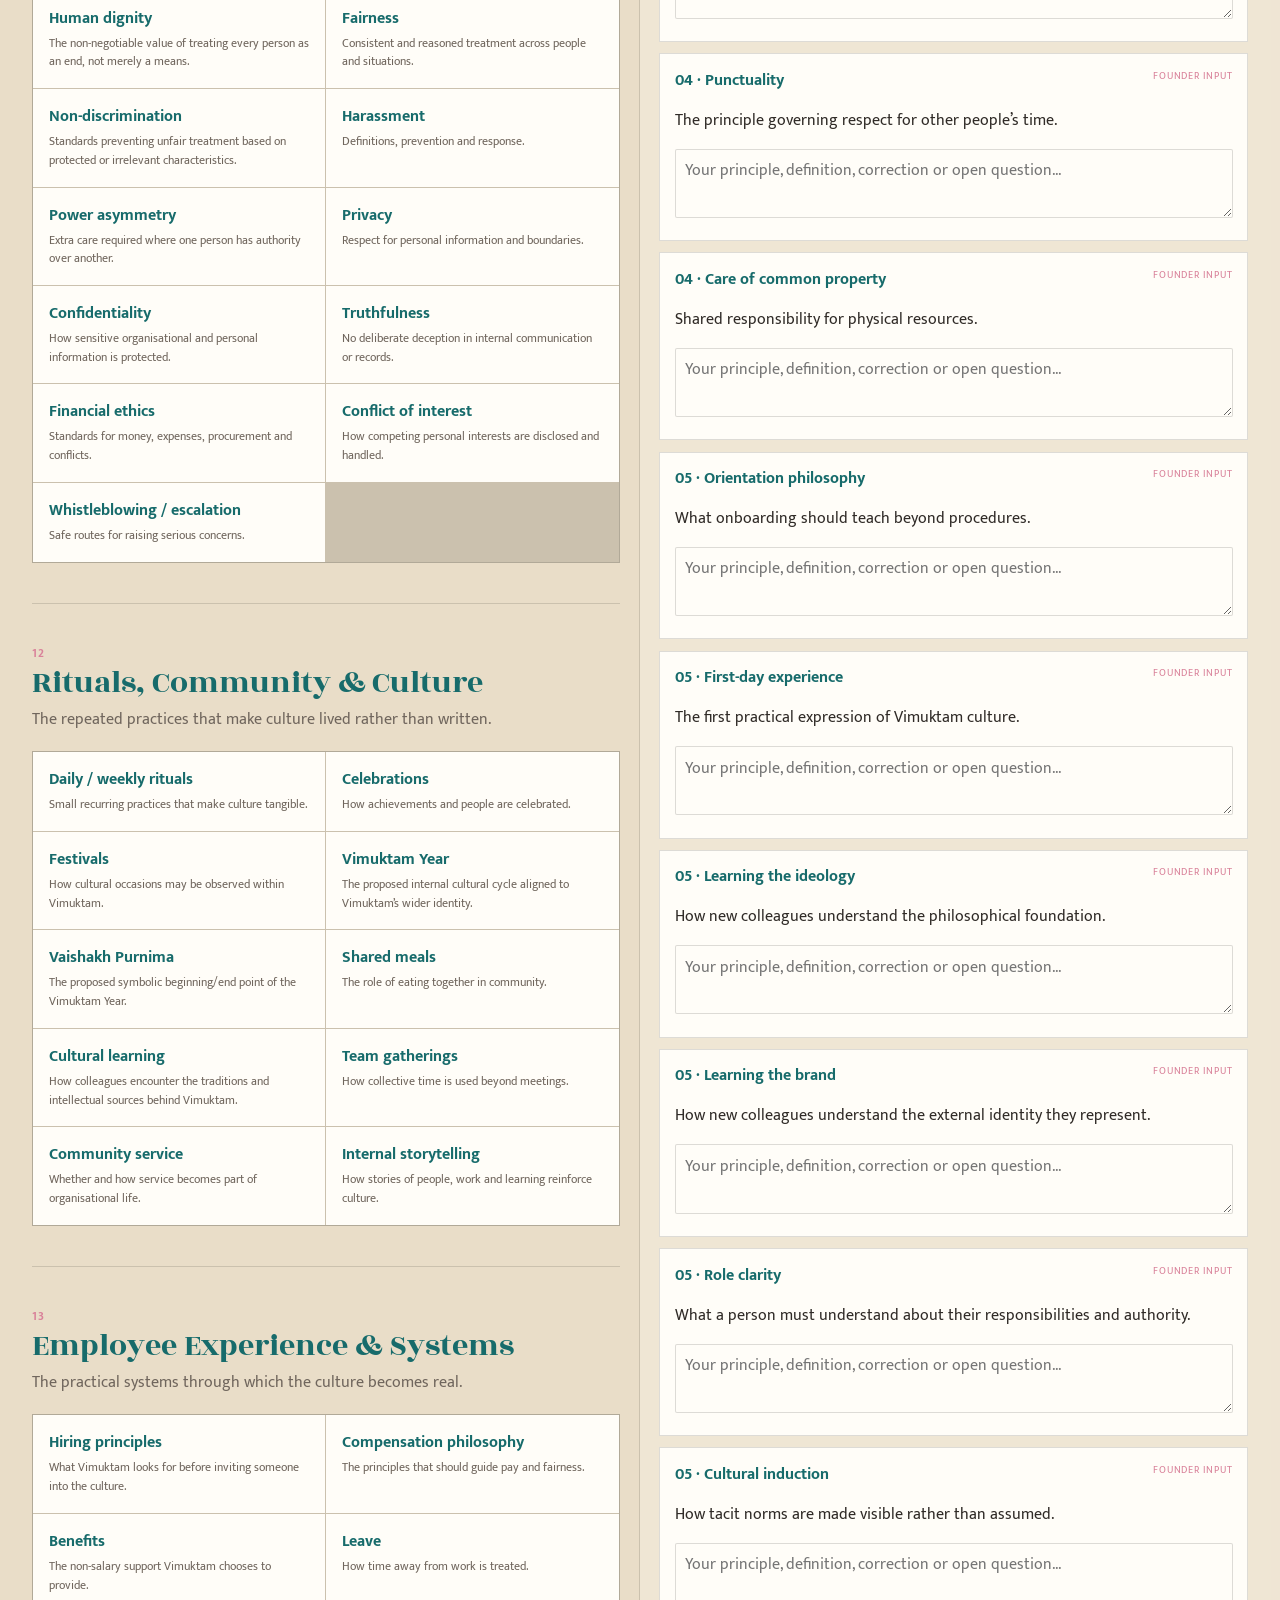
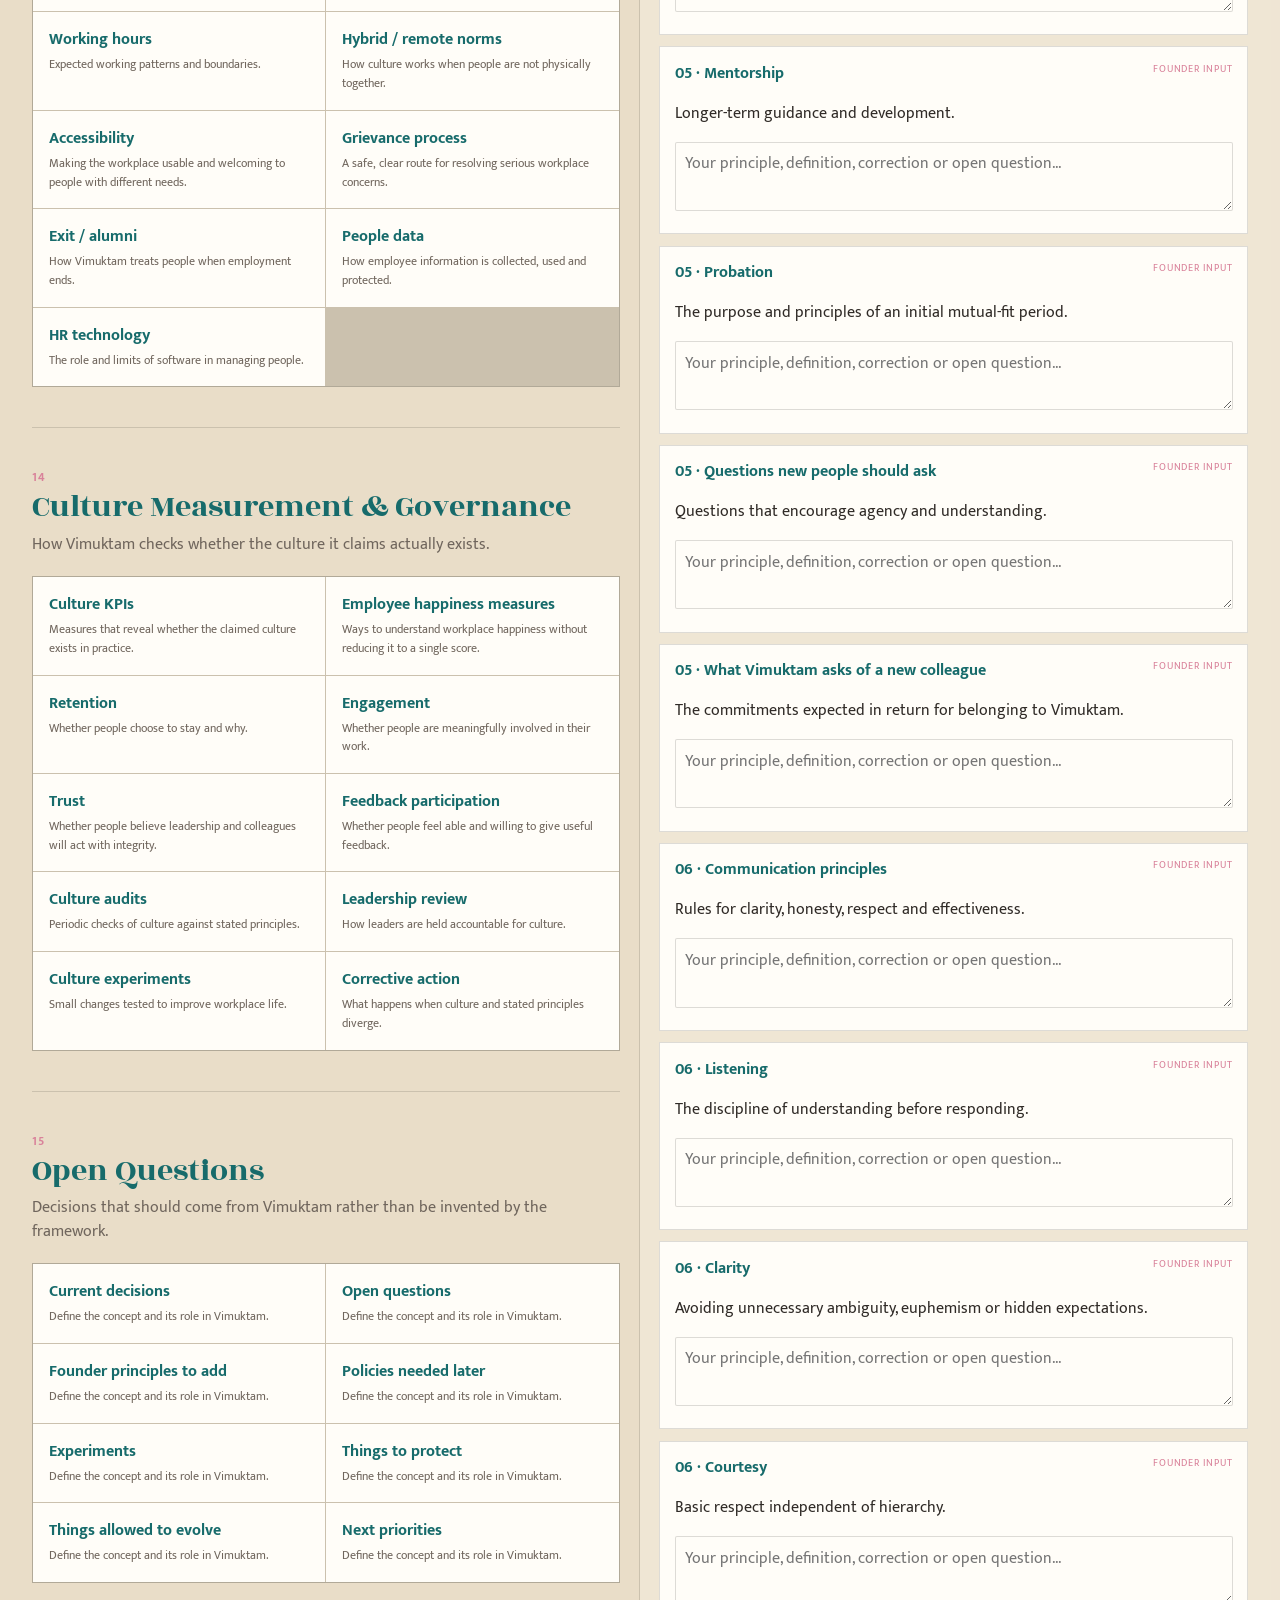
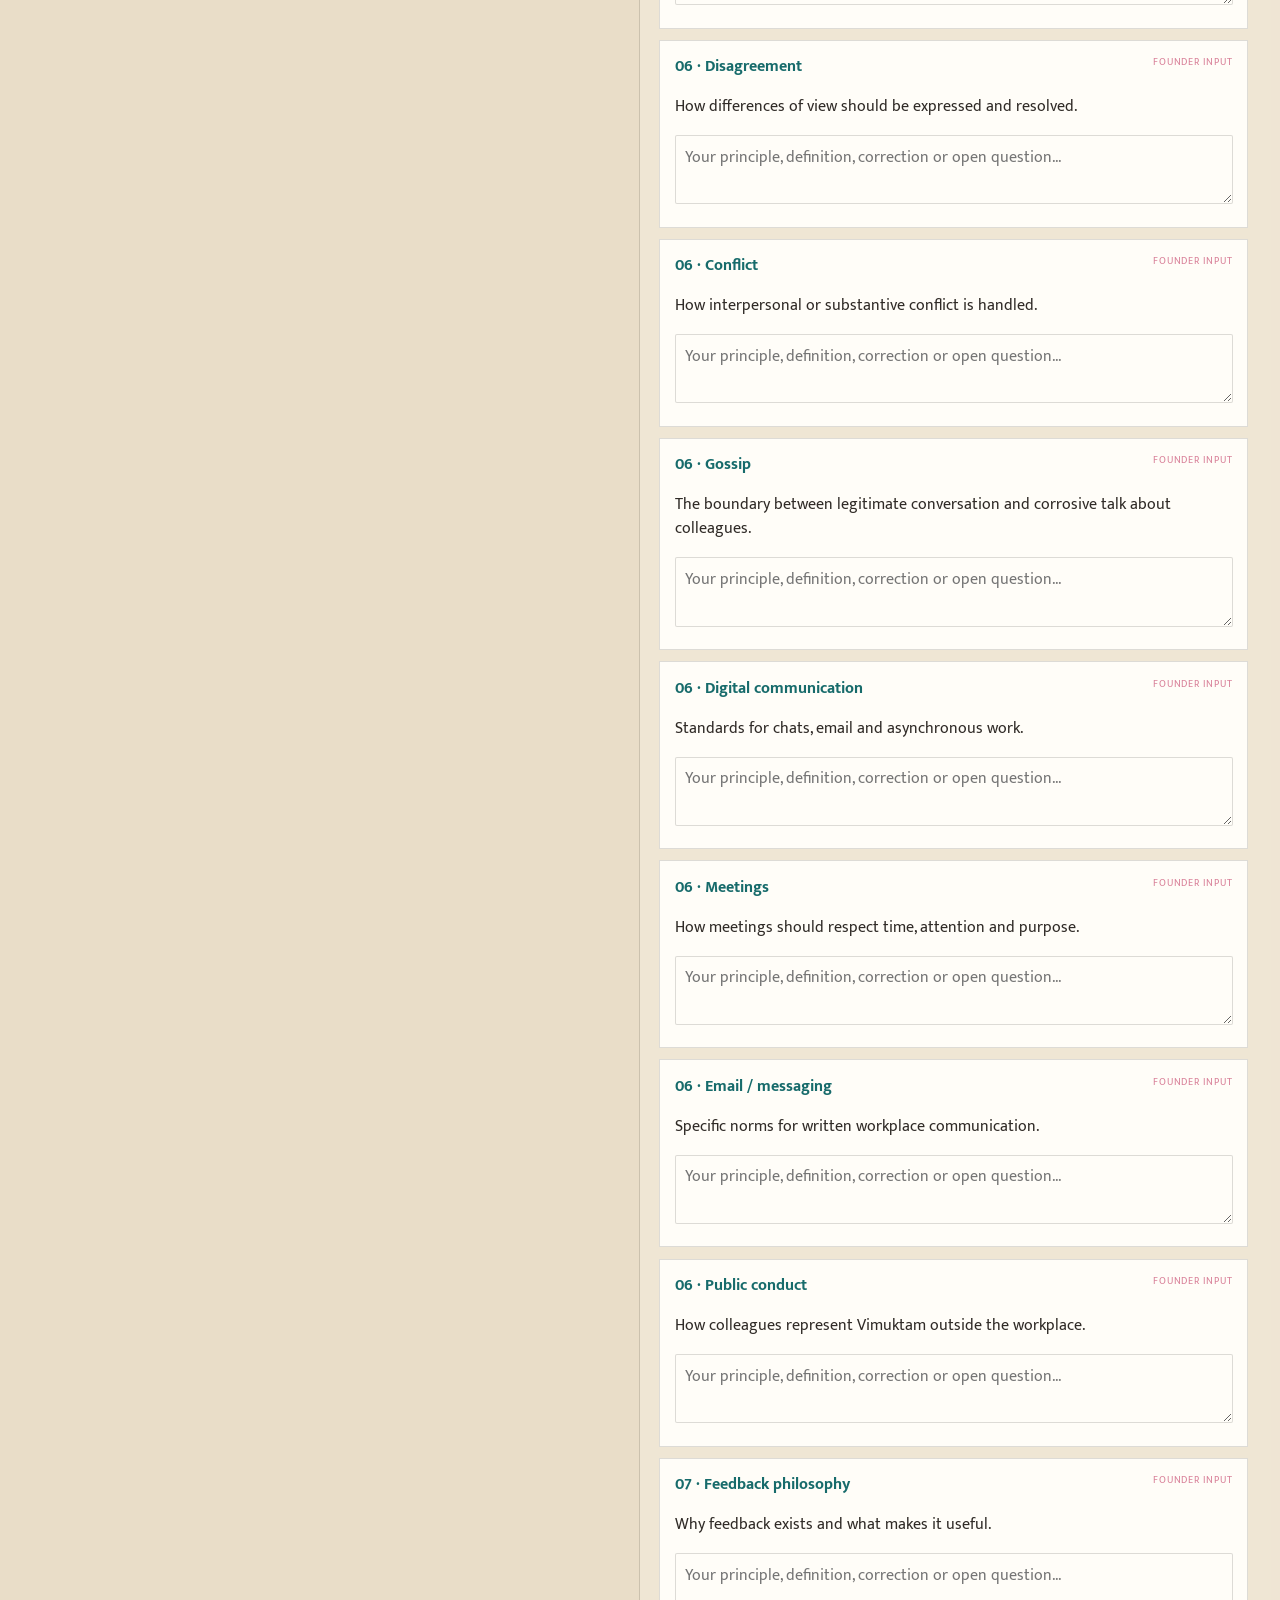
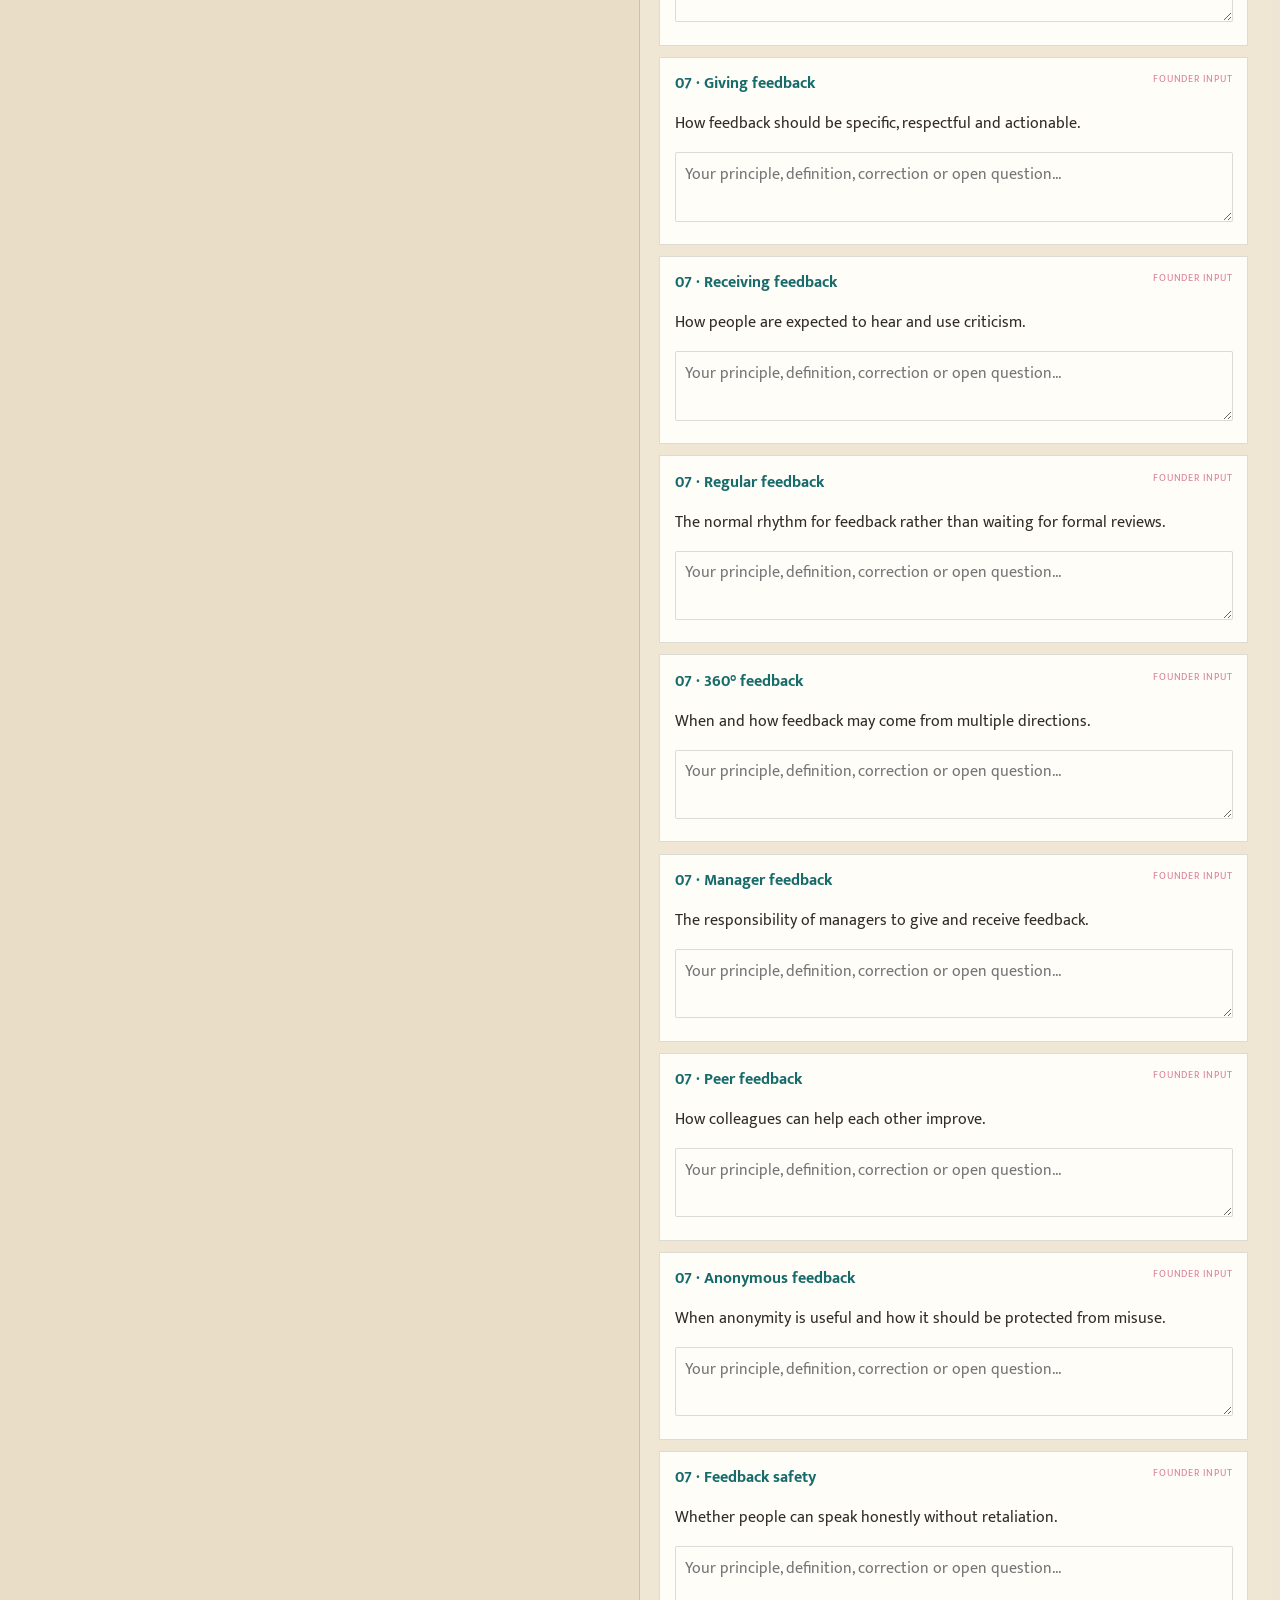
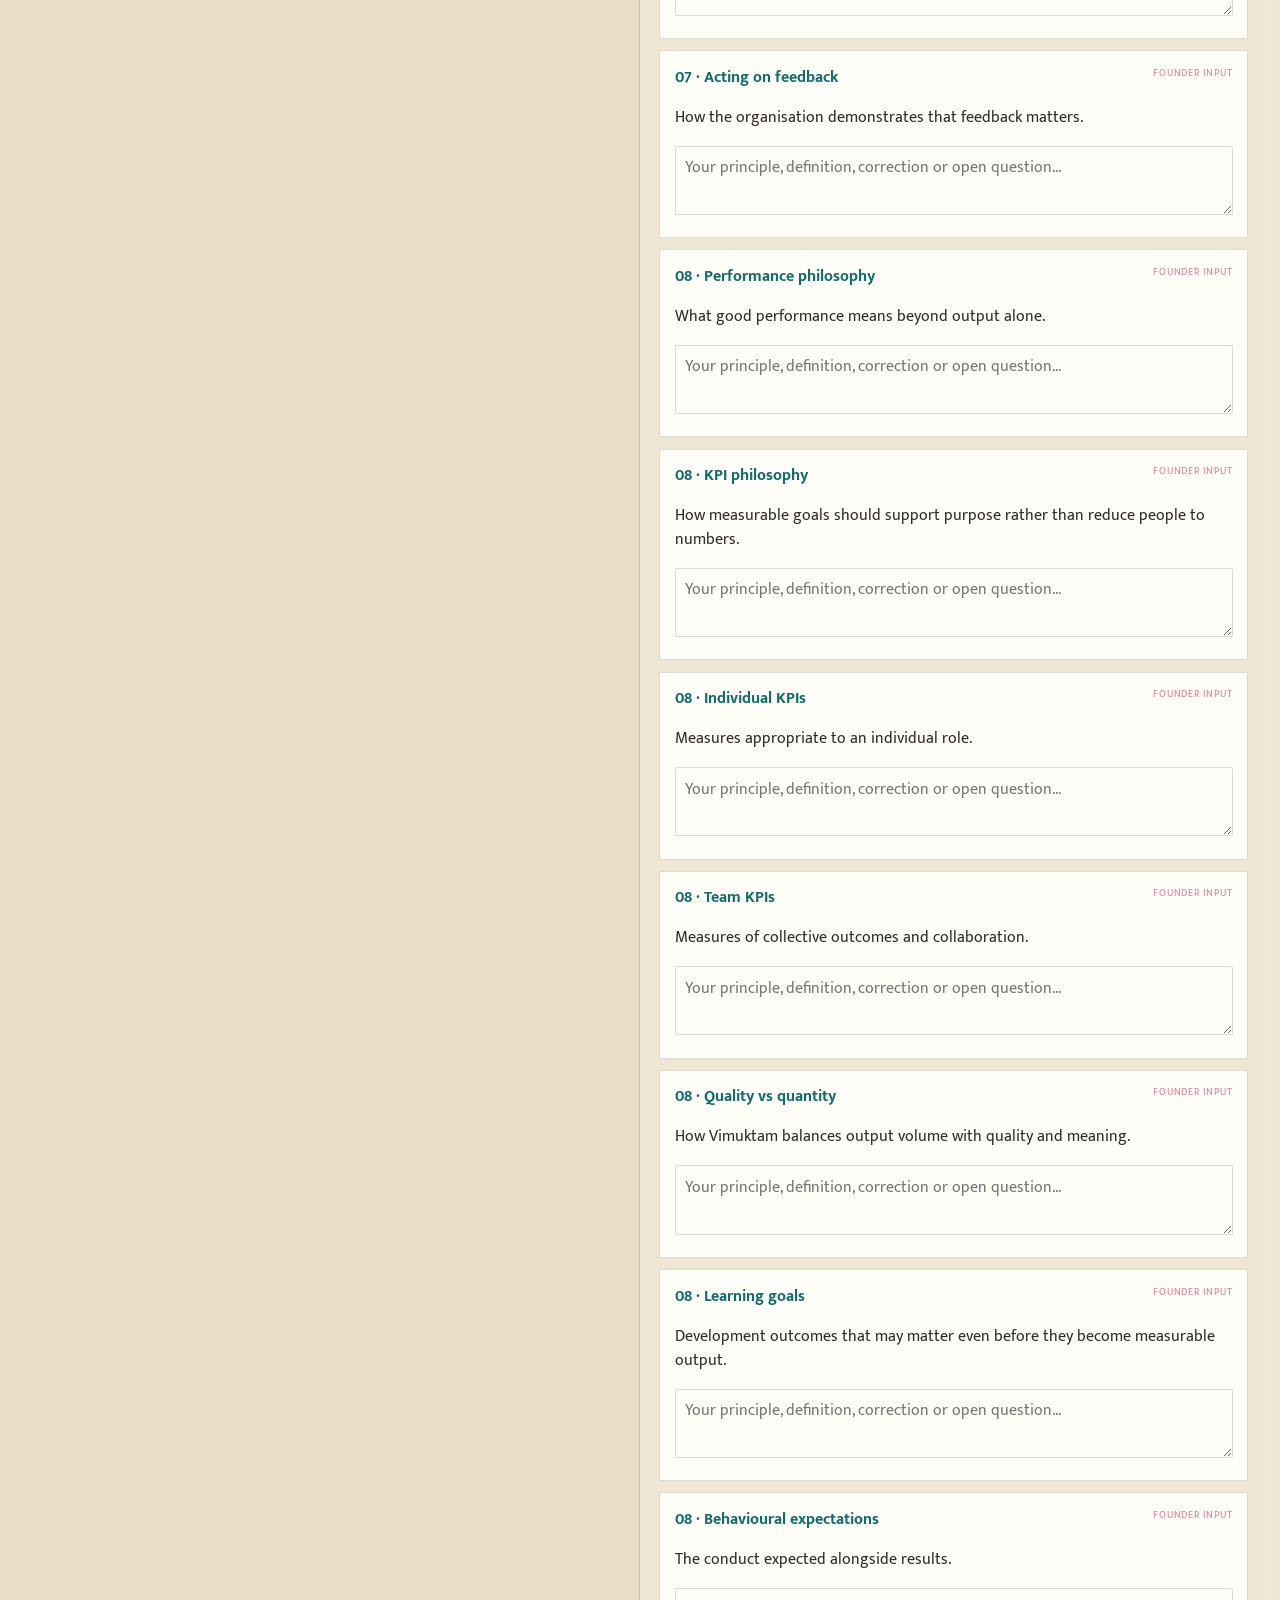
<file: culture.html>
<!DOCTYPE html>
<html lang="en"><head><meta charset="UTF-8"><meta name="viewport" content="width=device-width,initial-scale=1.0"><meta name="description" content="Vimuktam Internal Culture — a living, founder-editable working document."><title>Internal Culture — Vimuktam</title><link rel="preconnect" href="https://fonts.googleapis.com"><link rel="preconnect" href="https://fonts.gstatic.com" crossorigin><link href="https://fonts.googleapis.com/css2?family=Mukta:wght@300;400;500;600;700&family=Rozha+One&display=swap" rel="stylesheet"><style>
:root{--beige:#E9DDC8;--white:#FFFDF8;--teal:#176B6B;--pink:#D9829A;--ink:#302B27;--muted:#70665D;--line:rgba(48,43,39,.16);--soft:#F3EEE6}*{box-sizing:border-box}html{scroll-behavior:smooth;scroll-padding-top:132px}body{margin:0;background:var(--beige);color:var(--ink);font-family:Mukta,sans-serif;font-size:16px;line-height:1.5}h1,h2{font-family:'Rozha One',serif;font-weight:400;line-height:1.08}button,textarea{font:inherit}header{height:72px;background:var(--white);border-bottom:1px solid var(--line);display:flex;align-items:center;justify-content:space-between;padding:0 3%;position:sticky;top:0;z-index:30}.logo{font-family:'Rozha One',serif;font-size:2rem;color:var(--teal);text-decoration:none}nav{display:flex;gap:1.3rem;font-size:.9rem}nav a{text-decoration:none}nav a:hover{color:var(--pink)}.hero{background:var(--white);padding:4rem 5% 3rem;border-bottom:1px solid var(--line)}.hero-inner{max-width:1180px;margin:auto}.eyebrow{color:var(--pink);font-weight:700;letter-spacing:.15em;text-transform:uppercase;font-size:.78rem}.hero h1{font-size:clamp(3rem,6vw,5.5rem);color:var(--teal);margin:.5rem 0}.hero p{max-width:820px;font-size:1.12rem;margin:0;color:var(--muted)}.hero-note{margin-top:1.5rem;border-left:3px solid var(--pink);padding:.5rem 1rem;color:var(--muted);max-width:900px}.toolbar{position:sticky;top:72px;z-index:25;background:rgba(233,221,200,.96);backdrop-filter:blur(8px);border-bottom:1px solid var(--line);padding:.65rem 3%;display:flex;align-items:center;justify-content:space-between;gap:1rem}.progress{font-size:.85rem;color:var(--muted)}.progress b{color:var(--teal)}.tools{display:flex;gap:.5rem;flex-wrap:wrap}.tools button{border:1px solid var(--line);background:var(--white);color:var(--ink);padding:.45rem .75rem;border-radius:3px;cursor:pointer}.layout{display:grid;grid-template-columns:minmax(0,1fr) minmax(380px,1fr);max-width:1500px;margin:auto;min-height:calc(100vh - 132px)}.reading{padding:2rem 3% 7rem 5%;border-right:1px solid var(--line)}.writing{padding:2rem 5% 7rem 3%;background:rgba(255,253,248,.25)}.pane-title{font-size:1.8rem;color:var(--teal);margin:0 0 .3rem}.pane-intro{color:var(--muted);font-size:.88rem;margin:0 0 1.5rem}.toc{display:grid;grid-template-columns:repeat(2,1fr);gap:.15rem 1.2rem;margin:0 0 2rem}.toc a{text-decoration:none;font-size:.8rem;padding:.35rem 0}.section{padding:2.5rem 0;border-top:1px solid var(--line);scroll-margin-top:140px}.section:first-of-type{border-top:0}.section-num{color:var(--pink);font-weight:700;font-size:.75rem;letter-spacing:.12em}.section h2{font-size:2rem;color:var(--teal);margin:.25rem 0 .5rem}.section-intro{color:var(--muted);max-width:800px;margin:0 0 1.2rem}.concepts{display:grid;grid-template-columns:repeat(2,minmax(0,1fr));gap:1px;background:var(--line);border:1px solid var(--line)}.concept{background:var(--white);padding:1rem;cursor:pointer}.concept:hover,.concept.active{background:#fffaf1;box-shadow:inset 3px 0 var(--pink)}.concept h3{font-family:Mukta,sans-serif;font-size:1rem;font-weight:700;color:var(--teal);margin:0 0 .25rem}.concept p{font-size:.78rem;color:var(--muted);margin:0}.write-card{background:var(--white);border:1px solid var(--line);margin:0 0 .7rem;padding:.9rem;scroll-margin-top:145px}.write-card.active{border-color:var(--pink);box-shadow:0 0 0 2px rgba(217,130,154,.12)}.write-head{display:flex;justify-content:space-between;gap:.8rem;align-items:start}.write-head h3{font-family:Mukta,sans-serif;font-size:1rem;font-weight:700;color:var(--teal);margin:0}.status{font-size:.62rem;letter-spacing:.08em;color:var(--pink);white-space:nowrap}textarea{width:100%;min-height:68px;resize:vertical;border:1px solid var(--line);background:#fffdf8;color:var(--ink);padding:.6rem;outline:none;border-radius:2px}textarea:focus{border-color:var(--pink)}footer{background:var(--teal);color:var(--white);padding:2rem 5%;text-align:center}.footer-logo{font-family:'Rozha One',serif;font-size:1.8rem}@media(max-width:950px){.layout{grid-template-columns:1fr}.reading{border-right:0}.writing{border-top:1px solid var(--line)}.concepts{grid-template-columns:1fr}}@media(max-width:600px){header{height:auto;padding:1rem 5%;gap:.7rem;align-items:flex-start}.hero{padding:3rem 6%}.reading,.writing{padding:2rem 5%}.toc{grid-template-columns:1fr}}
</style></head><body><header><a class="logo" href="index.html">Vimuktam</a><nav><a href="index.html">Home</a><a href="brand-identity.html">Brand Identity</a><a href="marketing-strategy.html">Marketing</a><a href="philosophical-overview.html">Philosophy</a></nav></header><section class="hero"><div class="hero-inner"><div class="eyebrow">Vimuktam · Internal · Living Document</div><h1>Vimuktam Culture</h1><p>The internal expression of Vimuktam's philosophy: how we work, treat one another, lead, learn, give feedback and create a workplace worth belonging to.</p><div class="hero-note"><strong>Important:</strong> this is not an HR manual yet. It is the culture constitution in progress. The concepts below are a framework; only a small number are populated from principles already visible in Vimuktam's work or explicitly raised for inclusion. Where the existing material does not establish an answer, it is marked for founder input.</div></div></section><div class="toolbar"><div class="progress"><b id="count">0</b> / <span id="total">0</span> concepts completed</div><div class="tools"><button onclick="copyResponses()">Copy responses</button><button onclick="clearResponses()">Clear responses</button><button onclick="window.print()">Print</button></div></div><div class="layout"><main class="reading"><h2 class="pane-title">Read</h2><p class="pane-intro">Concepts for the internal culture system. Click one to jump to its response field.</p><div class="toc" id="toc"></div><div id="readContent"></div></main><aside class="writing"><h2 class="pane-title">Write</h2><p class="pane-intro">State the principle in your own terms. Do not let this framework invent Vimuktam's culture for you.</p><div id="writeContent"></div></aside></div><footer><div class="footer-logo">Vimuktam</div><div>Internal Culture · Living document</div></footer><script>
const sections=[
['01','Cultural Foundation','The philosophical reason the workplace should exist in this particular way.',['Culture purpose','Culture mission','Culture vision','Culture principles','Culture values','Internal brand promise','Relationship to Vimuktam philosophy','What must never become normal']],
['02','The Vimuktam Person at Work','The kind of person Vimuktam wants to cultivate and work alongside.',['Ideal colleague','Dignity of labour','Respect','Empathy','Integrity','Intellectual curiosity','Ambition','Humility','Responsibility','Communication quality']],
['03','Workplace Happiness & Wellbeing','What Vimuktam means by a good life at work, without reducing happiness to perks.',['Happiness at work','Meaningful work','Work–life relationship','Rest','Psychological safety','Belonging','Play / joy','Recognition','Workplace environment','Burnout / overload']],
['04','Dress, Housekeeping & Physical Culture','Everyday conduct and the physical environment as expressions of culture.',['Dress code','Personal presentation','Housekeeping','Cleanliness','Shared spaces','Tools / equipment','Food / dining norms','Office aesthetics','Punctuality','Care of common property']],
['05','Orientation & Onboarding','How a new person enters Vimuktam and learns what the organisation expects.',['Orientation philosophy','First-day experience','Learning the ideology','Learning the brand','Role clarity','Cultural induction','Mentorship','Probation','Questions new people should ask','What Vimuktam asks of a new colleague']],
['06','Communication & Conduct','The standards for everyday interaction.',['Communication principles','Listening','Clarity','Courtesy','Disagreement','Conflict','Gossip','Digital communication','Meetings','Email / messaging','Public conduct']],
['07','Feedback Culture','How Vimuktam learns from its own people.',['Feedback philosophy','Giving feedback','Receiving feedback','Regular feedback','360° feedback','Manager feedback','Peer feedback','Anonymous feedback','Feedback safety','Acting on feedback']],
['08','Performance & KPI Philosophy','How performance is understood without turning people into numbers.',['Performance philosophy','KPI philosophy','Individual KPIs','Team KPIs','Quality vs quantity','Learning goals','Behavioural expectations','Review cycle','Recognition','Underperformance','Promotion principles']],
['09','Leadership & Management','How people with responsibility should exercise it.',['Leadership philosophy','Authority','Servant leadership','Decision-making','Delegation','Accountability','Transparency','Power and dignity','Manager responsibilities','Founder / leadership example']],
['10','Learning & Development','The workplace as an educational environment.',['Learning philosophy','Continuous learning','Internal teaching','Mentorship','Training','Reading / study','Experimentation','Failure and learning','Knowledge sharing','Career development']],
['11','Ethics & Human Dignity','The ethical limits that apply inside the organisation.',['Human dignity','Fairness','Non-discrimination','Harassment','Power asymmetry','Privacy','Confidentiality','Truthfulness','Financial ethics','Conflict of interest','Whistleblowing / escalation']],
['12','Rituals, Community & Culture','The repeated practices that make culture lived rather than written.',['Daily / weekly rituals','Celebrations','Festivals','Vimuktam Year','Vaishakh Purnima','Shared meals','Cultural learning','Team gatherings','Community service','Internal storytelling']],
['13','Employee Experience & Systems','The practical systems through which the culture becomes real.',['Hiring principles','Compensation philosophy','Benefits','Leave','Working hours','Hybrid / remote norms','Accessibility','Grievance process','Exit / alumni','People data','HR technology']],
['14','Culture Measurement & Governance','How Vimuktam checks whether the culture it claims actually exists.',['Culture KPIs','Employee happiness measures','Retention','Engagement','Trust','Feedback participation','Culture audits','Leadership review','Culture experiments','Corrective action']],
['15','Open Questions','Decisions that should come from Vimuktam rather than be invented by the framework.',['Current decisions','Open questions','Founder principles to add','Policies needed later','Experiments','Things to protect','Things allowed to evolve','Next priorities']]
];
const common={
'Culture purpose':'Why Vimuktam cares about the internal life of the organisation as part of the brand itself.','Culture mission':'What the culture should actively help people do and become.','Culture vision':'The workplace Vimuktam ultimately wants to create.','Culture principles':'Practical principles that guide behaviour and decisions.','Culture values':'The qualities Vimuktam wants to be known for internally.','Internal brand promise':'What a person joining Vimuktam should reasonably expect from the organisation.','Relationship to Vimuktam philosophy':'How the philosophical framework becomes everyday workplace behaviour.','What must never become normal':'Behaviours or conditions that should be treated as cultural failures, not tolerated as normal workplace life.','Ideal colleague':'The kind of person who is likely to thrive and contribute at Vimuktam.','Dignity of labour':'The principle that every legitimate contribution deserves dignity, regardless of status or task.','Respect':'The minimum standard of how colleagues are treated.','Empathy':'How people account for one another’s circumstances and humanity.','Integrity':'Consistency between what Vimuktam says and what its people do.','Intellectual curiosity':'A willingness to learn, question and investigate rather than merely conform.','Ambition':'The level of aspiration and excellence expected without degrading others.','Humility':'How confidence and learning coexist without arrogance.','Responsibility':'Ownership of work, consequences and commitments.','Communication quality':'The standard of clarity, honesty, listening and care expected in interaction.','Happiness at work':'Define what workplace happiness means in Vimuktam beyond perks or entertainment.','Meaningful work':'How people should experience a connection between their work and a worthwhile purpose.','Work–life relationship':'The principles governing boundaries and the relationship between work and the rest of life.','Rest':'How Vimuktam treats recovery, leave and human limits.','Psychological safety':'Whether people can ask, disagree, admit mistakes and raise concerns without fear of humiliation or retaliation.','Belonging':'What makes people feel accepted and part of the organisation.','Play / joy':'Whether and how delight, humour, creativity and play belong at work.','Recognition':'How useful contribution and growth are noticed.','Workplace environment':'The physical and sensory conditions in which people work.','Burnout / overload':'How Vimuktam recognises and responds to unsustainable workloads.','Dress code':'The standard of personal presentation Vimuktam expects, including what it is meant to communicate.','Personal presentation':'Standards of grooming, neatness and respect for colleagues and guests.','Housekeeping':'The expectation that people take responsibility for keeping shared environments orderly.','Cleanliness':'The cultural standard for hygiene and cleanliness.','Shared spaces':'Rules for leaving common areas usable and welcoming for the next person.','Tools / equipment':'Care, ownership and responsible use of shared resources.','Food / dining norms':'How food, meals and shared dining participate in workplace culture.','Office aesthetics':'How the physical environment expresses Vimuktam’s taste and values.','Punctuality':'The principle governing respect for other people’s time.','Care of common property':'Shared responsibility for physical resources.','Orientation philosophy':'What onboarding should teach beyond procedures.','First-day experience':'The first practical expression of Vimuktam culture.','Learning the ideology':'How new colleagues understand the philosophical foundation.','Learning the brand':'How new colleagues understand the external identity they represent.','Role clarity':'What a person must understand about their responsibilities and authority.','Cultural induction':'How tacit norms are made visible rather than assumed.','Mentorship':'How a new person receives human guidance.','Probation':'The purpose and principles of an initial mutual-fit period.','Questions new people should ask':'Questions that encourage agency and understanding.','What Vimuktam asks of a new colleague':'The commitments expected in return for belonging to Vimuktam.','Communication principles':'Rules for clarity, honesty, respect and effectiveness.','Listening':'The discipline of understanding before responding.','Clarity':'Avoiding unnecessary ambiguity, euphemism or hidden expectations.','Courtesy':'Basic respect independent of hierarchy.','Disagreement':'How differences of view should be expressed and resolved.','Conflict':'How interpersonal or substantive conflict is handled.','Gossip':'The boundary between legitimate conversation and corrosive talk about colleagues.','Digital communication':'Standards for chats, email and asynchronous work.','Meetings':'How meetings should respect time, attention and purpose.','Email / messaging':'Specific norms for written workplace communication.','Public conduct':'How colleagues represent Vimuktam outside the workplace.','Feedback philosophy':'Why feedback exists and what makes it useful.','Giving feedback':'How feedback should be specific, respectful and actionable.','Receiving feedback':'How people are expected to hear and use criticism.','Regular feedback':'The normal rhythm for feedback rather than waiting for formal reviews.','360° feedback':'When and how feedback may come from multiple directions.','Manager feedback':'The responsibility of managers to give and receive feedback.','Peer feedback':'How colleagues can help each other improve.','Anonymous feedback':'When anonymity is useful and how it should be protected from misuse.','Feedback safety':'Whether people can speak honestly without retaliation.','Acting on feedback':'How the organisation demonstrates that feedback matters.','Performance philosophy':'What good performance means beyond output alone.','KPI philosophy':'How measurable goals should support purpose rather than reduce people to numbers.','Individual KPIs':'Measures appropriate to an individual role.','Team KPIs':'Measures of collective outcomes and collaboration.','Quality vs quantity':'How Vimuktam balances output volume with quality and meaning.','Learning goals':'Development outcomes that may matter even before they become measurable output.','Behavioural expectations':'The conduct expected alongside results.','Review cycle':'How and when performance is discussed.','Recognition':'How contribution is acknowledged without creating unhealthy competition.','Underperformance':'How performance gaps are addressed with clarity and dignity.','Promotion principles':'What should justify increased responsibility or status.','Leadership philosophy':'The kind of leadership Vimuktam wants to practise.','Authority':'How legitimate decision-making power should be exercised.','Servant leadership':'Whether leaders see responsibility as service to the mission and people.','Decision-making':'How decisions are made, communicated and revisited.','Delegation':'How responsibility is transferred with sufficient authority and support.','Accountability':'How commitments and consequences are owned.','Transparency':'What information people should reasonably be able to understand.','Power and dignity':'How hierarchy must never become permission to humiliate or exploit.','Manager responsibilities':'The specific duties managers owe to their teams.','Founder / leadership example':'The behaviour leadership must model if culture is to be credible.','Learning philosophy':'The workplace as a continuing educational environment.','Continuous learning':'Expectation of ongoing development.','Internal teaching':'Encouraging people to teach what they know.','Mentorship':'Longer-term guidance and development.','Training':'Formal learning provided by or through Vimuktam.','Reading / study':'Whether structured study is part of work culture.','Experimentation':'Trying new approaches while making learning visible.','Failure and learning':'How mistakes are distinguished from negligence and turned into learning.','Knowledge sharing':'How knowledge is documented and made available to others.','Career development':'How Vimuktam supports increasing capability and responsibility.','Human dignity':'The non-negotiable value of treating every person as an end, not merely a means.','Fairness':'Consistent and reasoned treatment across people and situations.','Non-discrimination':'Standards preventing unfair treatment based on protected or irrelevant characteristics.','Harassment':'Definitions, prevention and response.','Power asymmetry':'Extra care required where one person has authority over another.','Privacy':'Respect for personal information and boundaries.','Confidentiality':'How sensitive organisational and personal information is protected.','Truthfulness':'No deliberate deception in internal communication or records.','Financial ethics':'Standards for money, expenses, procurement and conflicts.','Conflict of interest':'How competing personal interests are disclosed and handled.','Whistleblowing / escalation':'Safe routes for raising serious concerns.','Daily / weekly rituals':'Small recurring practices that make culture tangible.','Celebrations':'How achievements and people are celebrated.','Festivals':'How cultural occasions may be observed within Vimuktam.','Vimuktam Year':'The proposed internal cultural cycle aligned to Vimuktam’s wider identity.','Vaishakh Purnima':'The proposed symbolic beginning/end point of the Vimuktam Year.','Shared meals':'The role of eating together in community.','Cultural learning':'How colleagues encounter the traditions and intellectual sources behind Vimuktam.','Team gatherings':'How collective time is used beyond meetings.','Community service':'Whether and how service becomes part of organisational life.','Internal storytelling':'How stories of people, work and learning reinforce culture.','Hiring principles':'What Vimuktam looks for before inviting someone into the culture.','Compensation philosophy':'The principles that should guide pay and fairness.','Benefits':'The non-salary support Vimuktam chooses to provide.','Leave':'How time away from work is treated.','Working hours':'Expected working patterns and boundaries.','Hybrid / remote norms':'How culture works when people are not physically together.','Accessibility':'Making the workplace usable and welcoming to people with different needs.','Grievance process':'A safe, clear route for resolving serious workplace concerns.','Exit / alumni':'How Vimuktam treats people when employment ends.','People data':'How employee information is collected, used and protected.','HR technology':'The role and limits of software in managing people.','Culture KPIs':'Measures that reveal whether the claimed culture exists in practice.','Employee happiness measures':'Ways to understand workplace happiness without reducing it to a single score.','Retention':'Whether people choose to stay and why.','Engagement':'Whether people are meaningfully involved in their work.','Trust':'Whether people believe leadership and colleagues will act with integrity.','Feedback participation':'Whether people feel able and willing to give useful feedback.','Culture audits':'Periodic checks of culture against stated principles.','Leadership review':'How leaders are held accountable for culture.','Culture experiments':'Small changes tested to improve workplace life.','Corrective action':'What happens when culture and stated principles diverge.'};
let all=[];sections.forEach(s=>s[3].forEach(c=>all.push({section:s[1],num:s[0],concept:c,desc:common[c]||'Define the concept and its role in Vimuktam.'})));
function key(s){return s.toLowerCase().replace(/[^a-z0-9]+/g,'-').replace(/^-|-$/g,'')}function render(){document.getElementById('total').textContent=all.length;document.getElementById('toc').innerHTML=sections.map(s=>`<a href="#s${s[0]}">${s[0]} · ${s[1]}</a>`).join('');document.getElementById('readContent').innerHTML=sections.map(s=>`<section class="section" id="s${s[0]}"><div class="section-num">${s[0]}</div><h2>${s[1]}</h2><p class="section-intro">${s[2]}</p><div class="concepts">${s[3].map(c=>`<div class="concept" data-key="${key(c)}" onclick="jump('${key(c)}')"><h3>${c}</h3><p>${common[c]||'Define the concept and its role in Vimuktam.'}</p></div>`).join('')}</div></section>`).join('');document.getElementById('writeContent').innerHTML=all.map(x=>`<div class="write-card" id="w-${key(x.concept)}"><div class="write-head"><h3>${x.num} · ${x.concept}</h3><span class="status">FOUNDER INPUT</span></div><p>${x.desc}</p><textarea id="t-${key(x.concept)}" placeholder="Your principle, definition, correction or open question..."></textarea></div>`).join('');all.forEach(x=>{let t=document.getElementById('t-'+key(x.concept));t.value=localStorage.getItem('vimuktam-culture-'+key(x.concept))||'';t.addEventListener('input',()=>{localStorage.setItem('vimuktam-culture-'+key(x.concept),t.value);updateCount()})});updateCount()}function jump(k){let w=document.getElementById('w-'+k);document.querySelectorAll('.concept,.write-card').forEach(e=>e.classList.remove('active'));document.querySelector(`[data-key="${k}"]`).classList.add('active');w.classList.add('active');w.scrollIntoView({behavior:'smooth',block:'center'});w.querySelector('textarea').focus()}function updateCount(){let n=all.filter(x=>(localStorage.getItem('vimuktam-culture-'+key(x.concept))||'').trim()).length;document.getElementById('count').textContent=n}function copyResponses(){let out='VIMUKTAM INTERNAL CULTURE\n\n';sections.forEach(s=>{out+='## '+s[0]+' · '+s[1]+'\n';s[3].forEach(c=>{out+='\n### '+c+'\n'+(localStorage.getItem('vimuktam-culture-'+key(c))||'')+'\n'});});navigator.clipboard.writeText(out);alert('Responses copied.')}function clearResponses(){if(confirm('Clear all saved Culture responses in this browser?')){all.forEach(x=>localStorage.removeItem('vimuktam-culture-'+key(x.concept)));render()}}render();
</script></body></html>
</file>
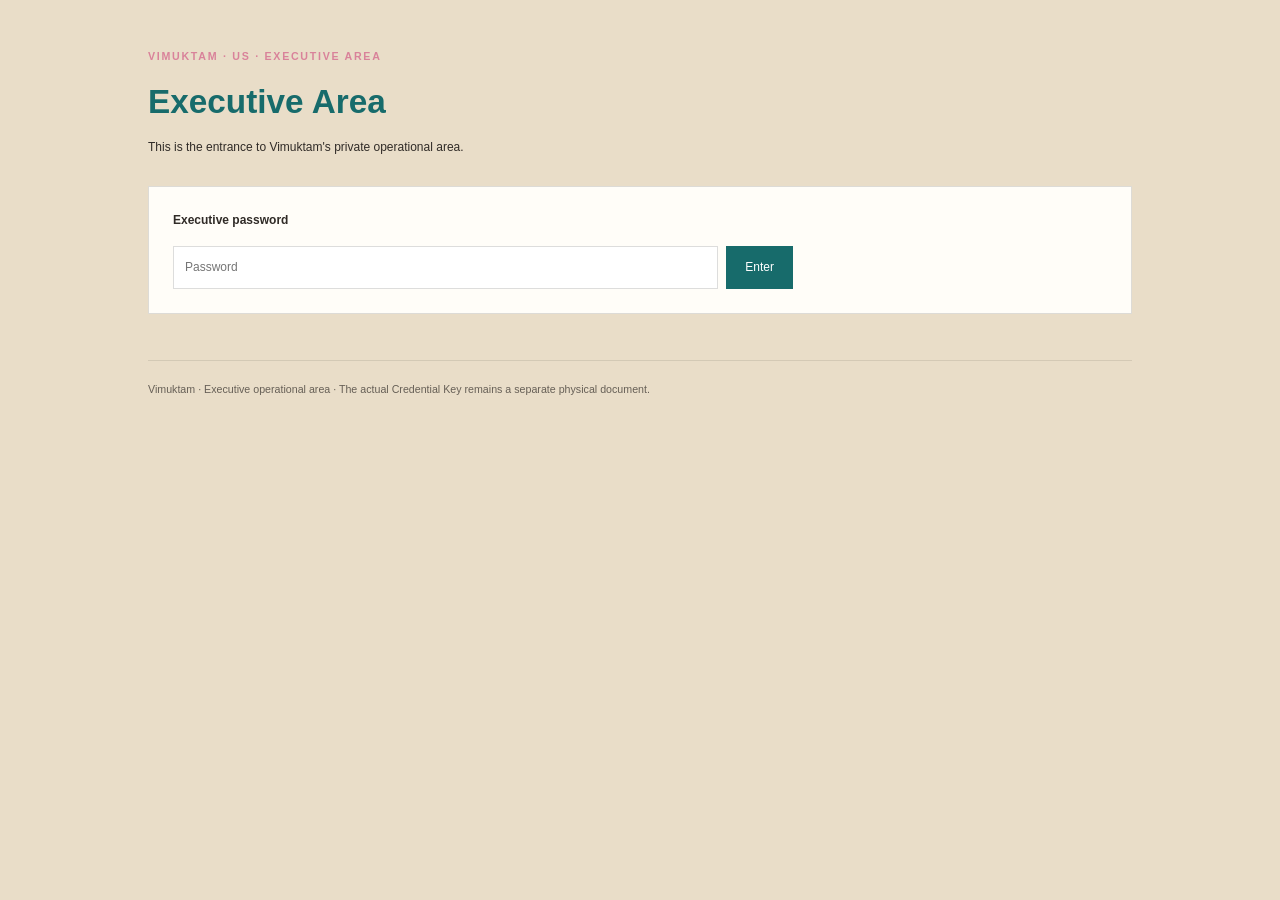
<file: login.html>
<!doctype html>
<html lang="en">
<head>
<meta charset="utf-8"><meta name="viewport" content="width=device-width, initial-scale=1">
<meta name="description" content="Vimuktam executive area"><title>Vimuktam — Login</title>
<style>
:root{--ink:#302b27;--paper:#E9DDC8;--white:#FFFDF8;--teal:#176B6B;--pink:#D9829A;--gold:#A67C52;--line:rgba(48,43,39,.16);--bad:#a33}
*{box-sizing:border-box}
body{margin:0;background:var(--paper);color:var(--ink);font-family:Verdana,Arial,sans-serif;font-size:9pt;line-height:1.6}
main{max-width:1040px;margin:0 auto;padding:48px 28px 76px}
.eyebrow{color:var(--pink);font-weight:bold;letter-spacing:.16em;text-transform:uppercase;font-size:8pt}
h1,h2{color:var(--teal);font-family:Verdana,Arial,sans-serif;font-weight:bold}
h1{font-size:25pt;margin:10px 0 10px}
h2{font-size:13pt;margin:42px 0 14px}
.lead{max-width:760px;margin:0 0 28px}
.notice{background:var(--white);border:1px solid var(--line);padding:24px;margin:28px 0}
.login{display:flex;gap:8px;margin-top:16px;max-width:620px}
.login input{flex:1;padding:11px;border:1px solid var(--line);background:#fff;font:inherit;min-width:0}
.login button{padding:11px 18px;border:1px solid var(--teal);background:var(--teal);color:#fff;font:inherit;cursor:pointer}
.login button:disabled{opacity:.6;cursor:wait}
.error{display:none;color:var(--bad);margin-top:10px}.error.show{display:block}
.protected{display:none}.protected.show{display:block}
.warning{display:none;background:#fff4f4;border:2px solid var(--bad);padding:16px;margin:20px 0;color:#6e2222}.warning.show{display:block}.warning b{display:block;margin-bottom:5px}
.section-intro{max-width:760px;margin:0 0 18px;opacity:.85}
.card-grid{display:grid;grid-template-columns:repeat(2,minmax(0,1fr));gap:16px}
.card{display:block;background:var(--white);border:1px solid var(--line);padding:20px 22px;text-decoration:none;color:var(--ink);min-height:132px;transition:transform .12s ease,box-shadow .12s ease,background .12s ease}
.card:hover{background:#fffaf1;transform:translateY(-1px);box-shadow:0 5px 14px rgba(48,43,39,.08)}
.card b{display:block;color:var(--teal);font-size:12pt;margin-bottom:7px}.card span{display:block;color:var(--ink)}
footer{margin-top:46px;padding-top:20px;border-top:1px solid var(--line);font-size:8pt;opacity:.7}
@media(max-width:800px){main{padding:34px 18px 60px}.login{flex-direction:column}.login button{align-self:flex-start}.card-grid{grid-template-columns:1fr}}
</style>
</head><body><main>
<div class="eyebrow">Vimuktam · Us · Executive Area</div><h1>Executive Area</h1><p class="lead">This is the entrance to Vimuktam's private operational area.</p>
<div id="loginBox" class="notice"><b>Executive password</b><div class="login"><input id="adminPassword" type="password" autocomplete="current-password" placeholder="Password"><button id="loginButton" type="button">Enter</button></div><div id="loginError" class="error">Incorrect password.</div></div>
<div id="protectedArea" class="protected">
<div id="backupWarning" class="warning"><b>BACKUP WARNING</b><span id="warningText"></span></div>
<div class="notice"><b>Current status</b><p>The executive area is operational. Backup status is checked automatically when this page opens.</p></div>
<h2>Continuity</h2><p class="section-intro">Operational continuity, recovery arrangements and storage controls.</p>
<div class="card-grid">
<a class="card" href="bcp.html"><b>Business Continuity &amp; Recovery Plan</b><span>The living operational BCP, recovery arrangements and continuity information.</span></a>
<a class="card" href="backups.html"><b>Repository &amp; Storage Control Centre</b><span>Access Vimuktam's primary repositories and the three recovery systems.</span></a>
</div>
<h2>Philosophy</h2><p class="section-intro">The living source archives behind Vimuktam's philosophy and system development.</p>
<div class="card-grid">
<a class="card" href="archive.html?doc=philosophy"><b>Philosophical Overview Dump</b><span>The living, indexed archive of Vimuktam's philosophical development.</span></a>
<a class="card" href="archive.html?doc=balaram"><b>Balaram System Dump</b><span>The living source archive of Vimuktam's system architecture and projects.</span></a>
<a class="card" href="archive.html?doc=dnc"><b>DNC / Niyam / CSE Source Dump</b><span>The living archival record of DNC, Niyam and related ideas.</span></a>
<a class="card" href="archive.html?doc=purana"><b>Vimuktam Purāṇa — Purāṇa Narration Dump</b><span>The living source archive of the Vimuktam Purāṇa.</span></a>
</div>
<h2>Marketing &amp; Strategy</h2><p class="section-intro">The living archive of Vimuktam's marketing and branding work.</p>
<div class="card-grid">
<a class="card" href="archive.html?doc=marketing"><b>Marketing and Branding Strategy Dump</b><span>The living, indexed archive of Vimuktam's marketing and branding thinking.</span></a>
</div>
</div>
<footer>Vimuktam · Executive operational area · The actual Credential Key remains a separate physical document.</footer>
</main>
<script>
async function adminLogin(){const input=document.getElementById('adminPassword'),button=document.getElementById('loginButton'),error=document.getElementById('loginError');const password=input.value;input.value='';error.classList.remove('show');if(!password)return;button.disabled=true;button.textContent='Checking…';try{const r=await fetch('/api/admin/login',{method:'POST',headers:{'content-type':'application/json'},credentials:'same-origin',body:JSON.stringify({password})});const j=await r.json();if(!r.ok||!j.ok){error.classList.add('show');return}document.getElementById('loginBox').style.display='none';document.getElementById('protectedArea').classList.add('show');checkBackups();setInterval(checkBackups,60000)}catch(e){error.textContent='Login service unavailable.';error.classList.add('show')}finally{button.disabled=false;button.textContent='Enter'}}
document.getElementById('loginButton').addEventListener('click',adminLogin);document.getElementById('adminPassword').addEventListener('keydown',e=>{if(e.key==='Enter')adminLogin()});
async function checkBackups(){try{const r=await fetch('/api/backup-status',{cache:'no-store',credentials:'same-origin'}),j=await r.json();if(!r.ok||!j.ok)return;const f=[];if(j.backup5?.status==='failed')f.push('Backup 5 (GitLab)');if(j.backup6&&j.backup6.ok===false)f.push('Backup 6 (R2)');if(f.length){document.getElementById('warningText').textContent=f.join(' and ')+' failed. Open the Repository & Storage Control Centre for details.';document.getElementById('backupWarning').classList.add('show');}}catch(e){}}
</script></body></html>
</file>
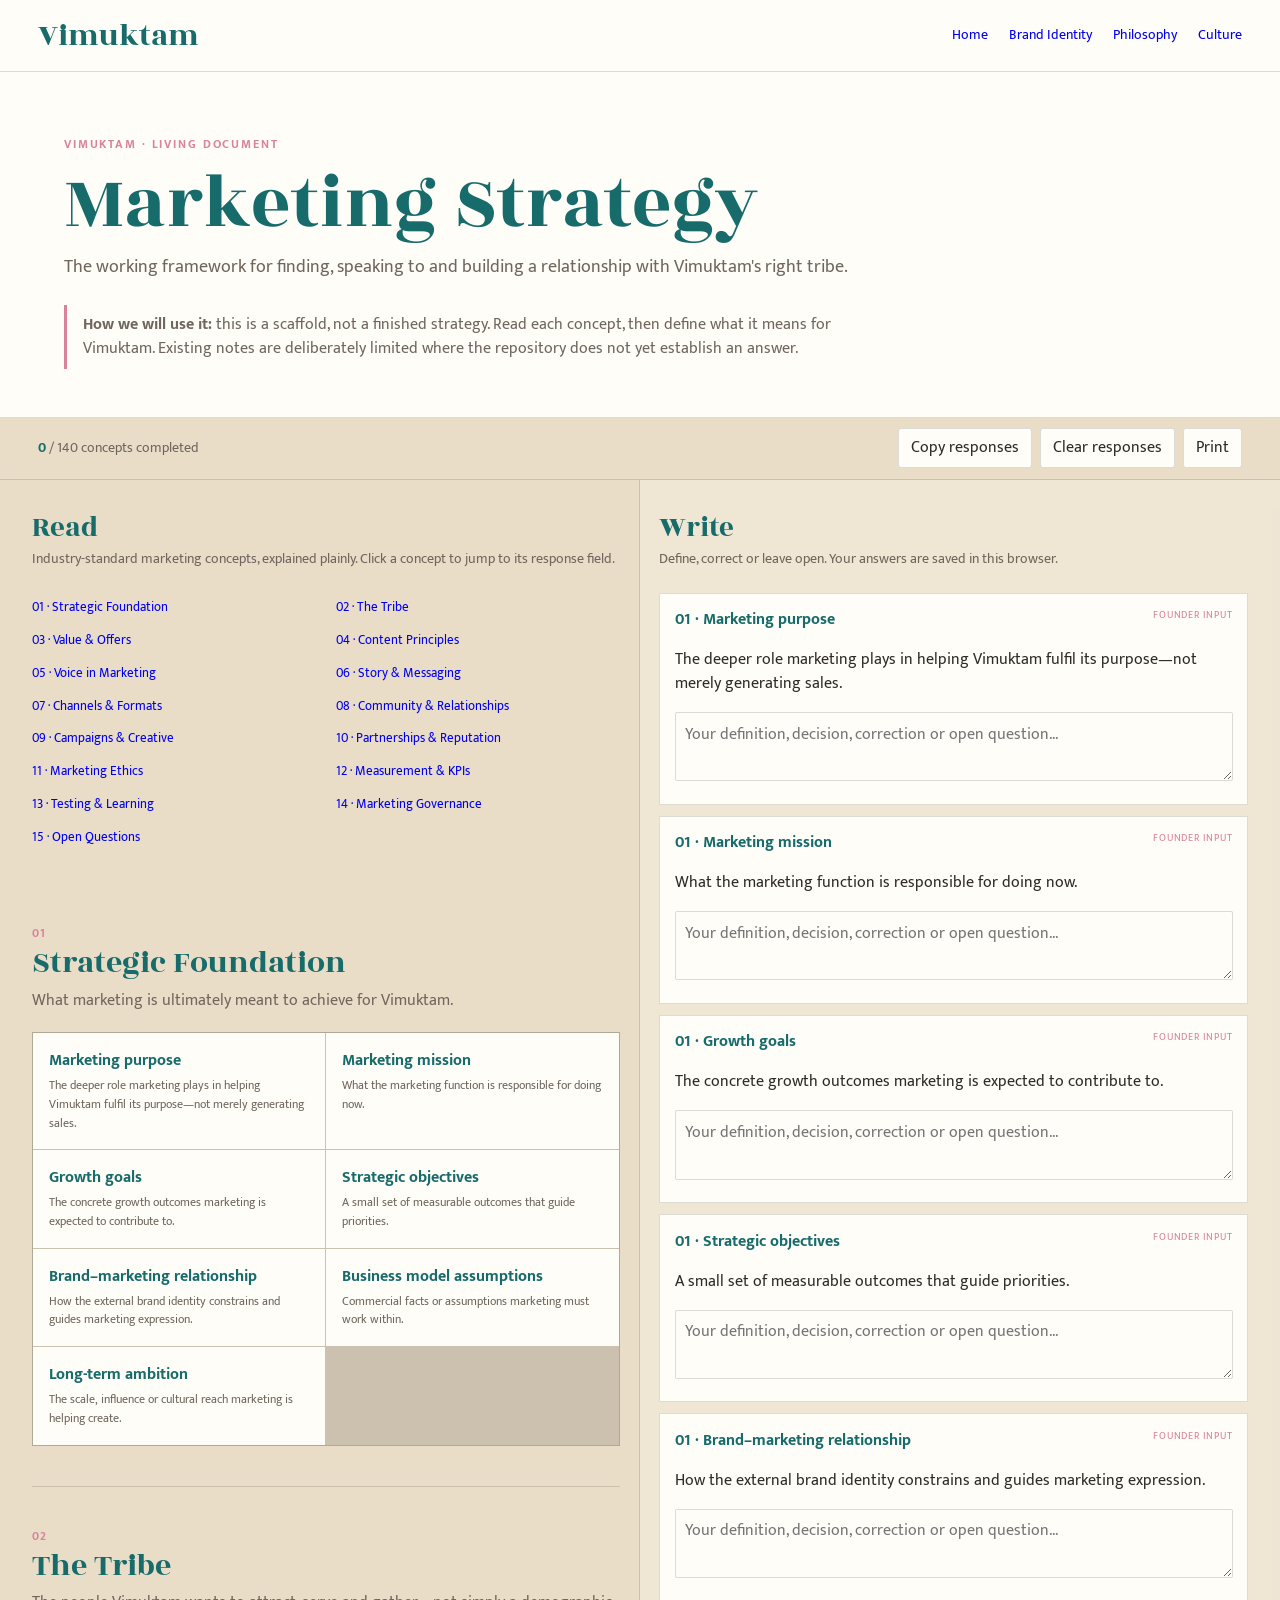
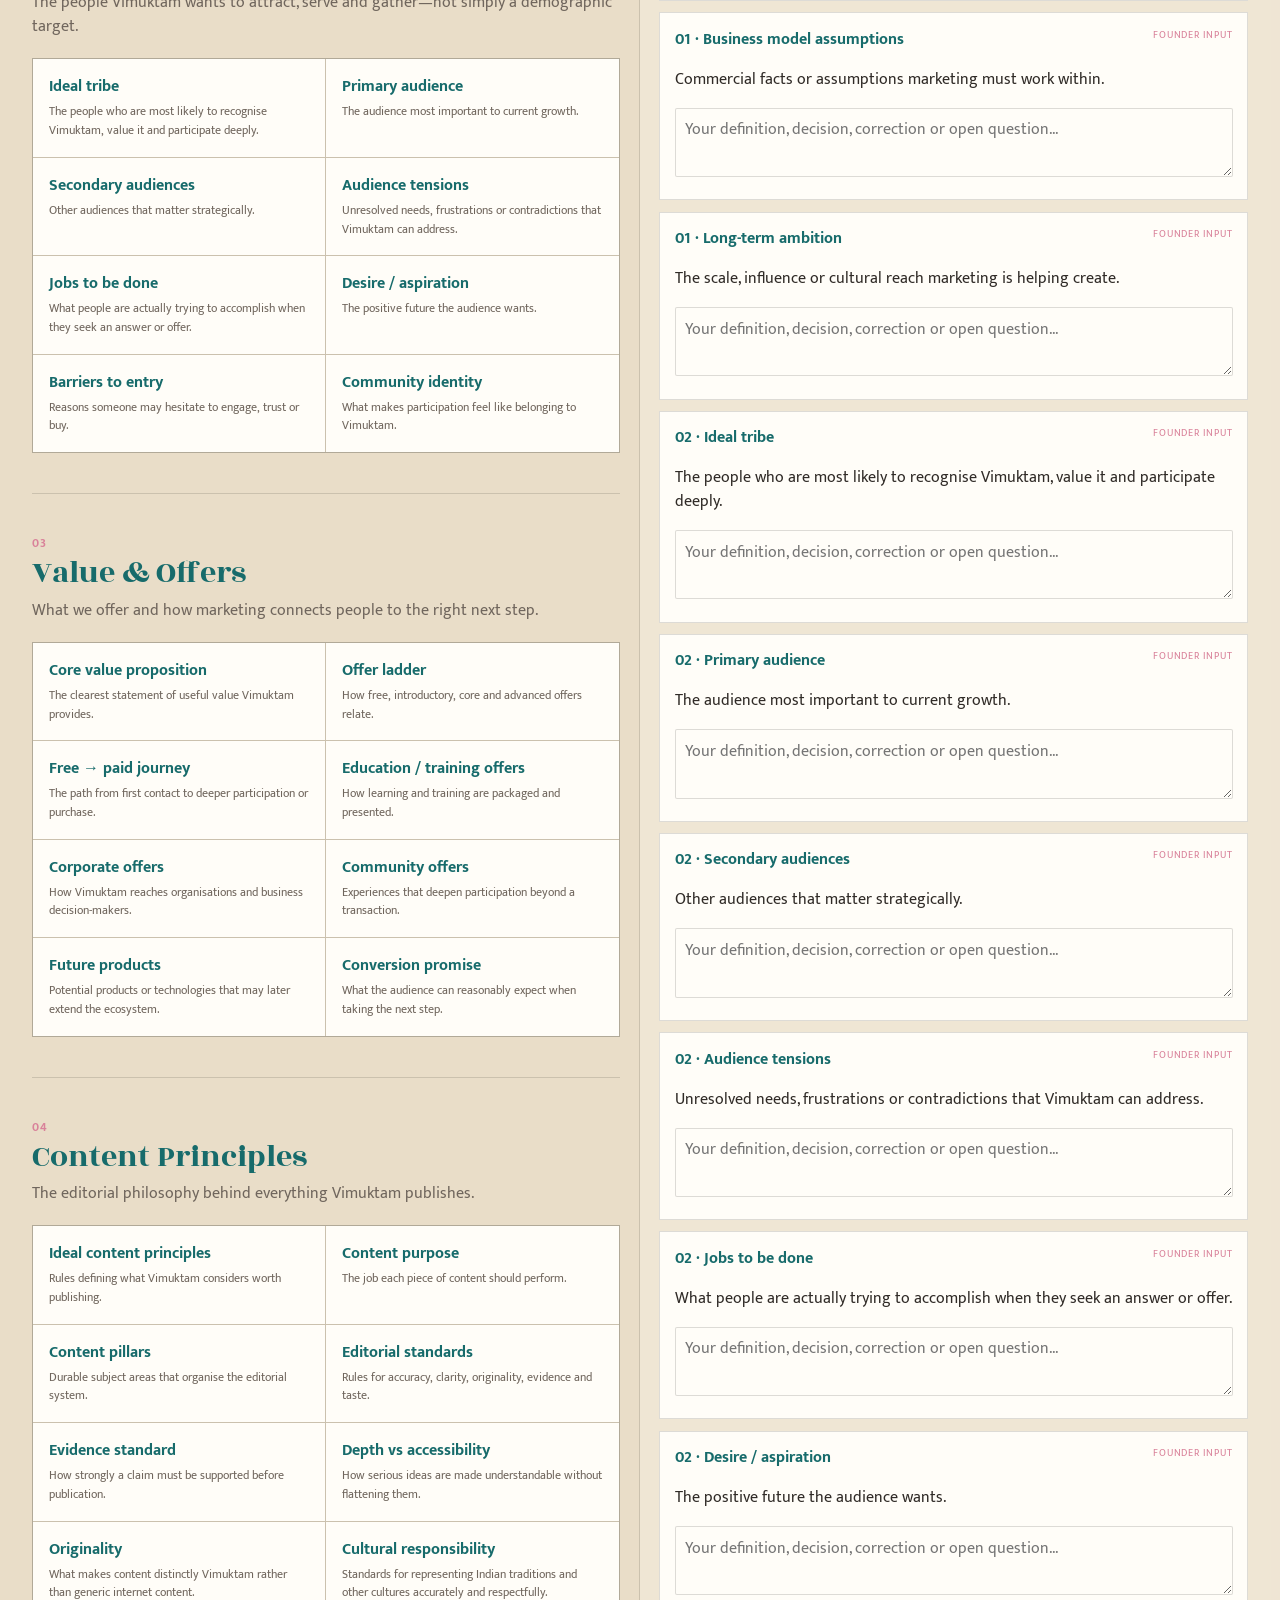
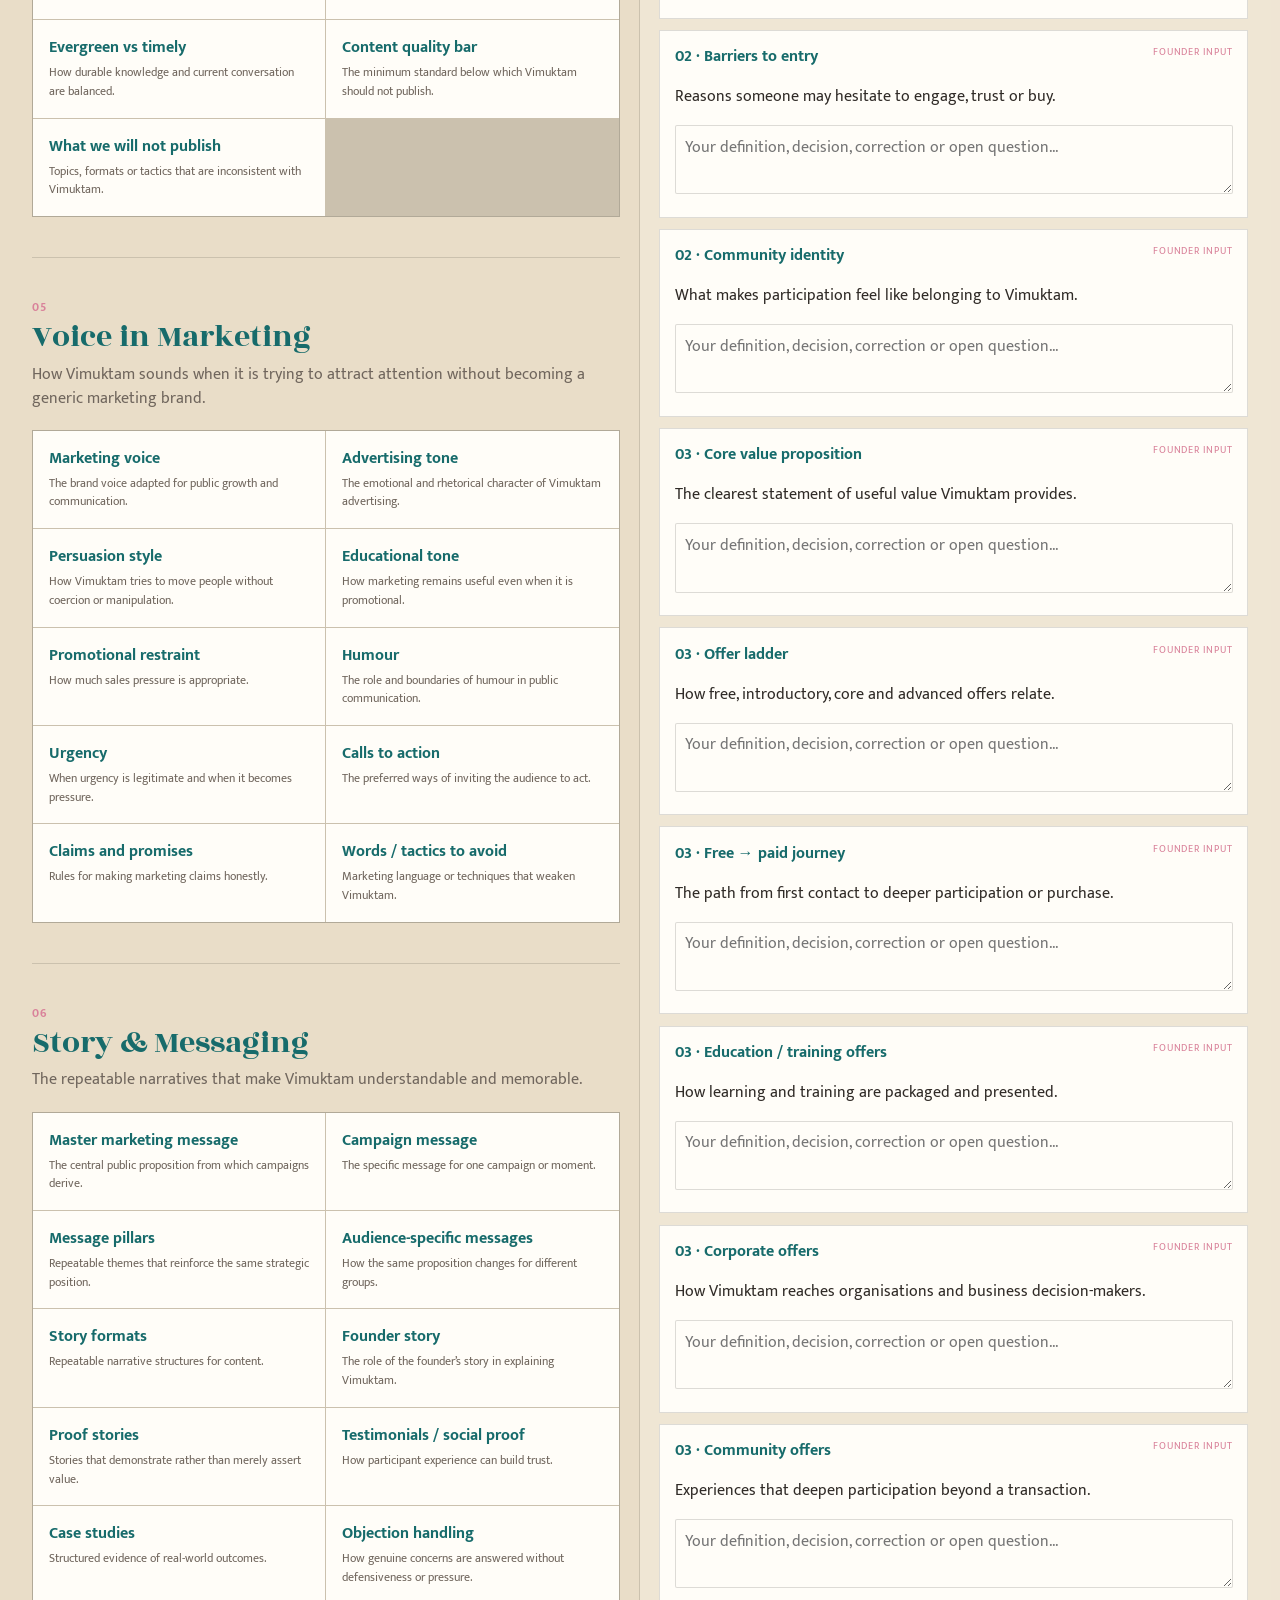
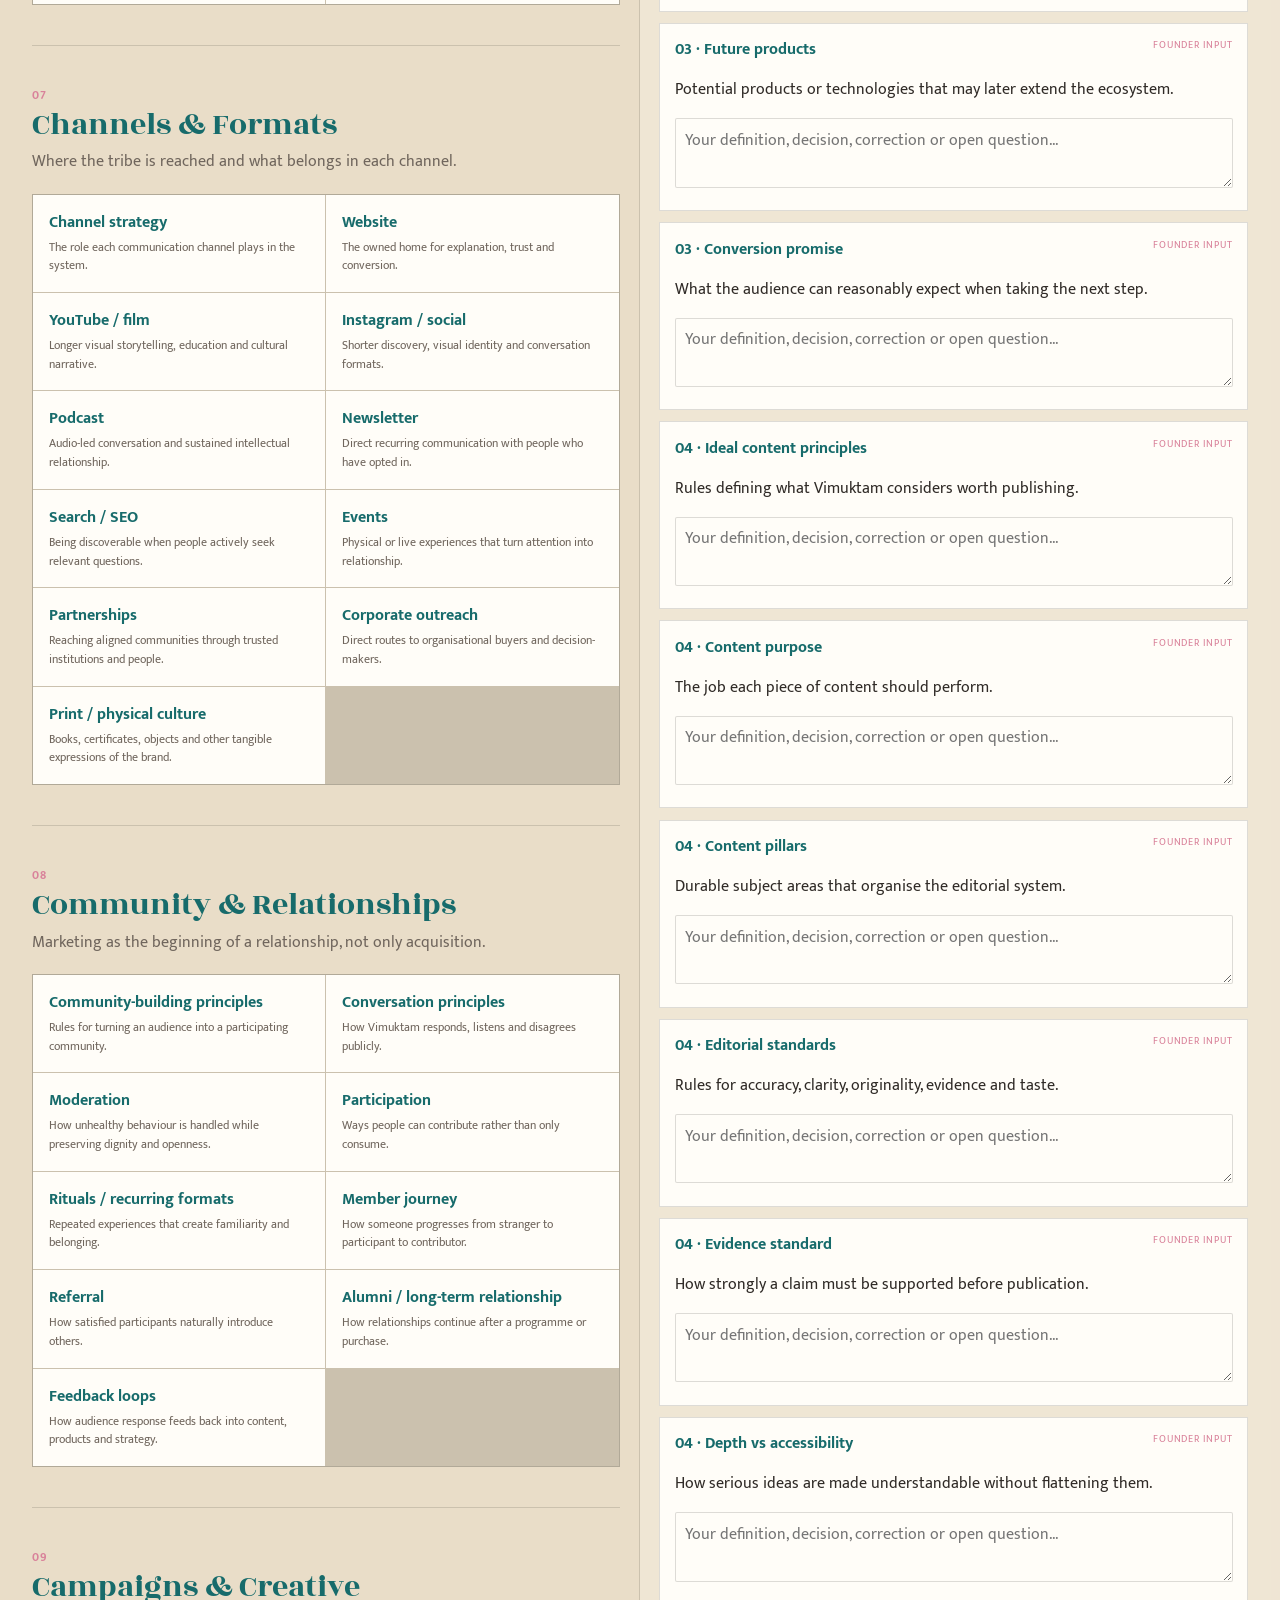
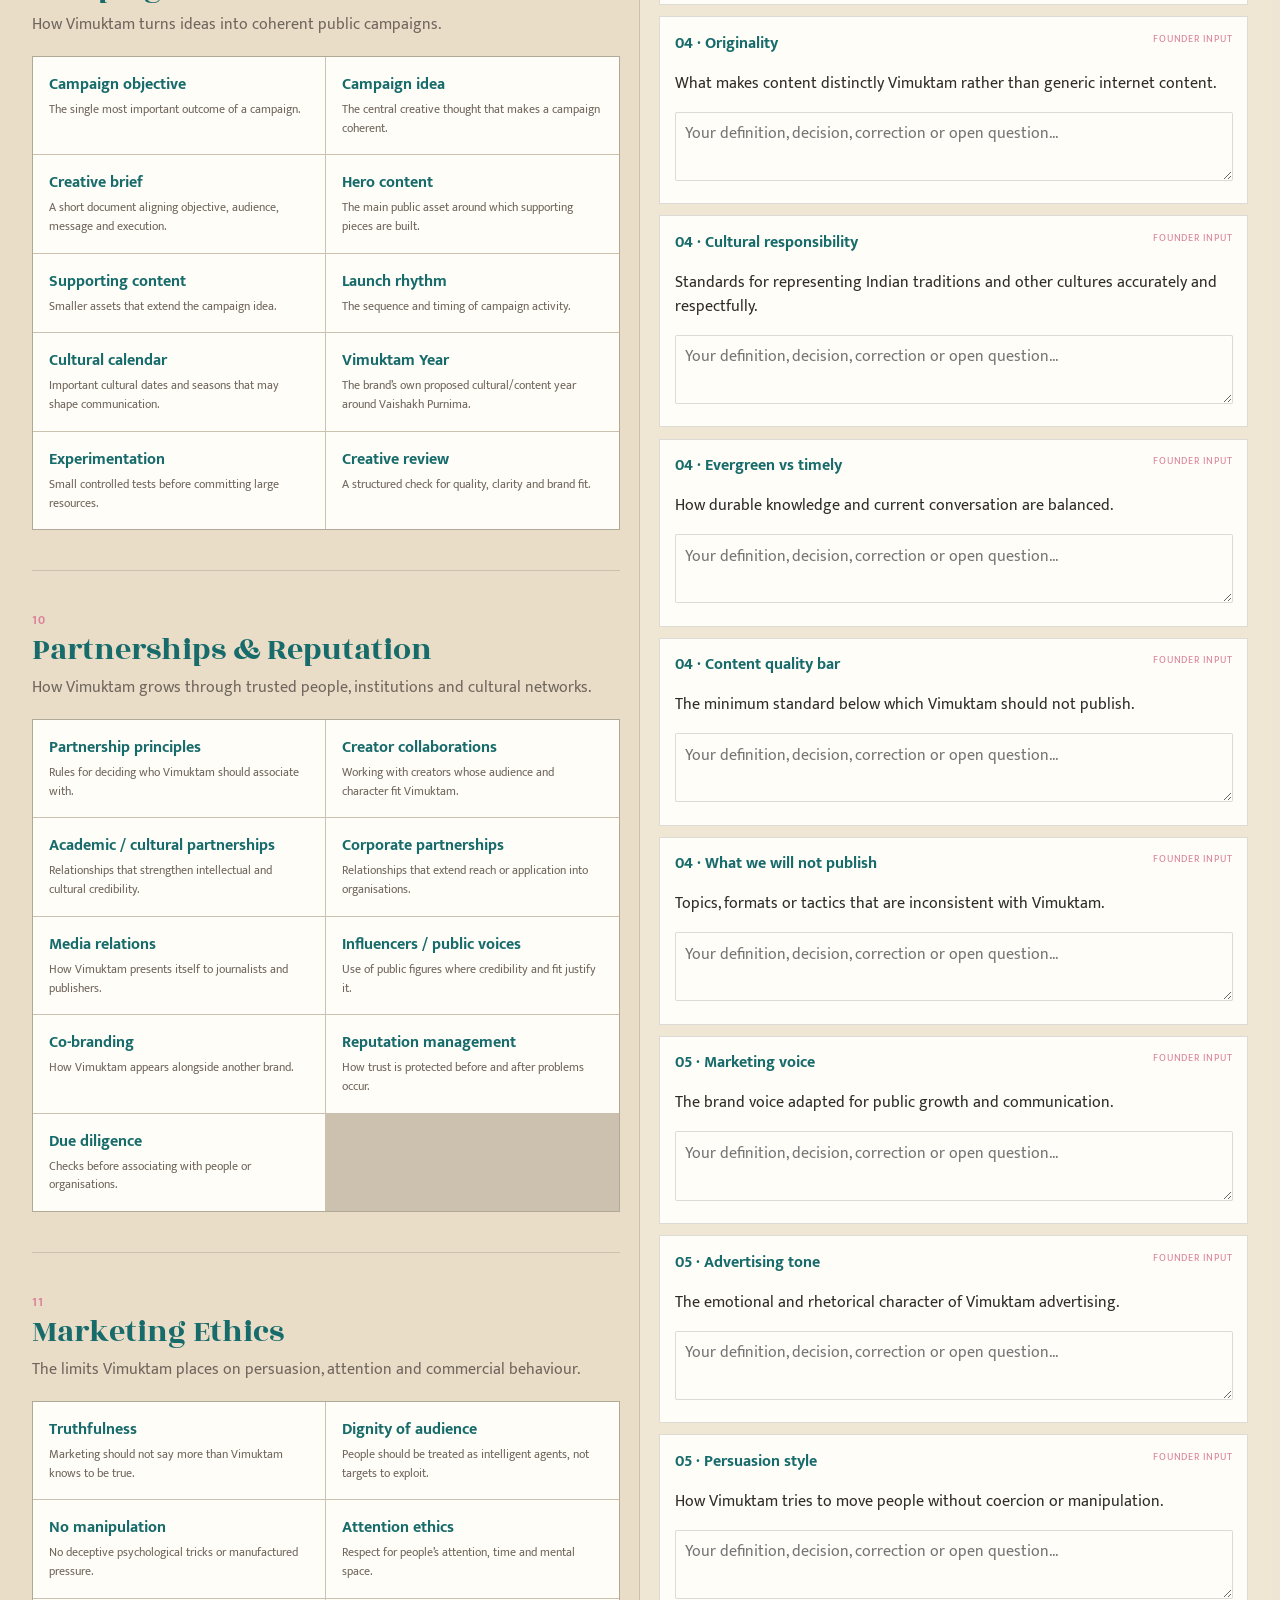
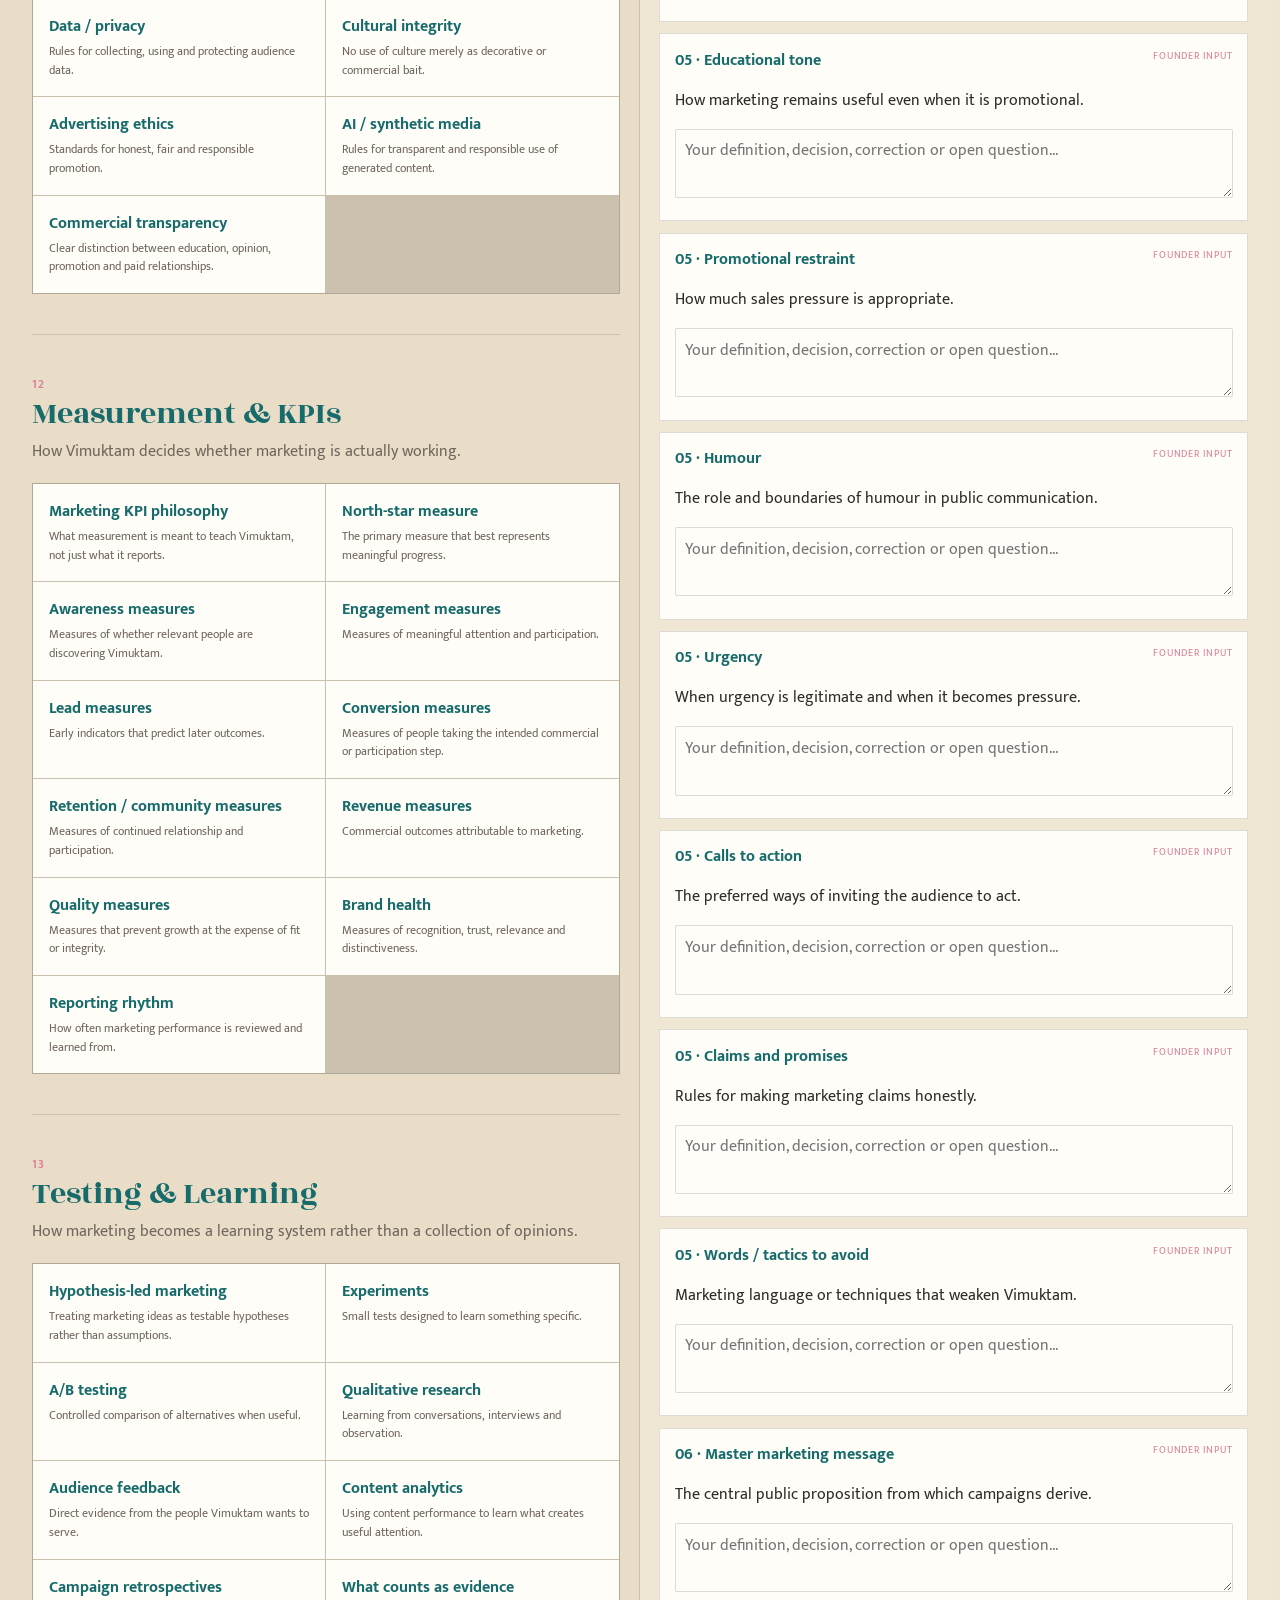
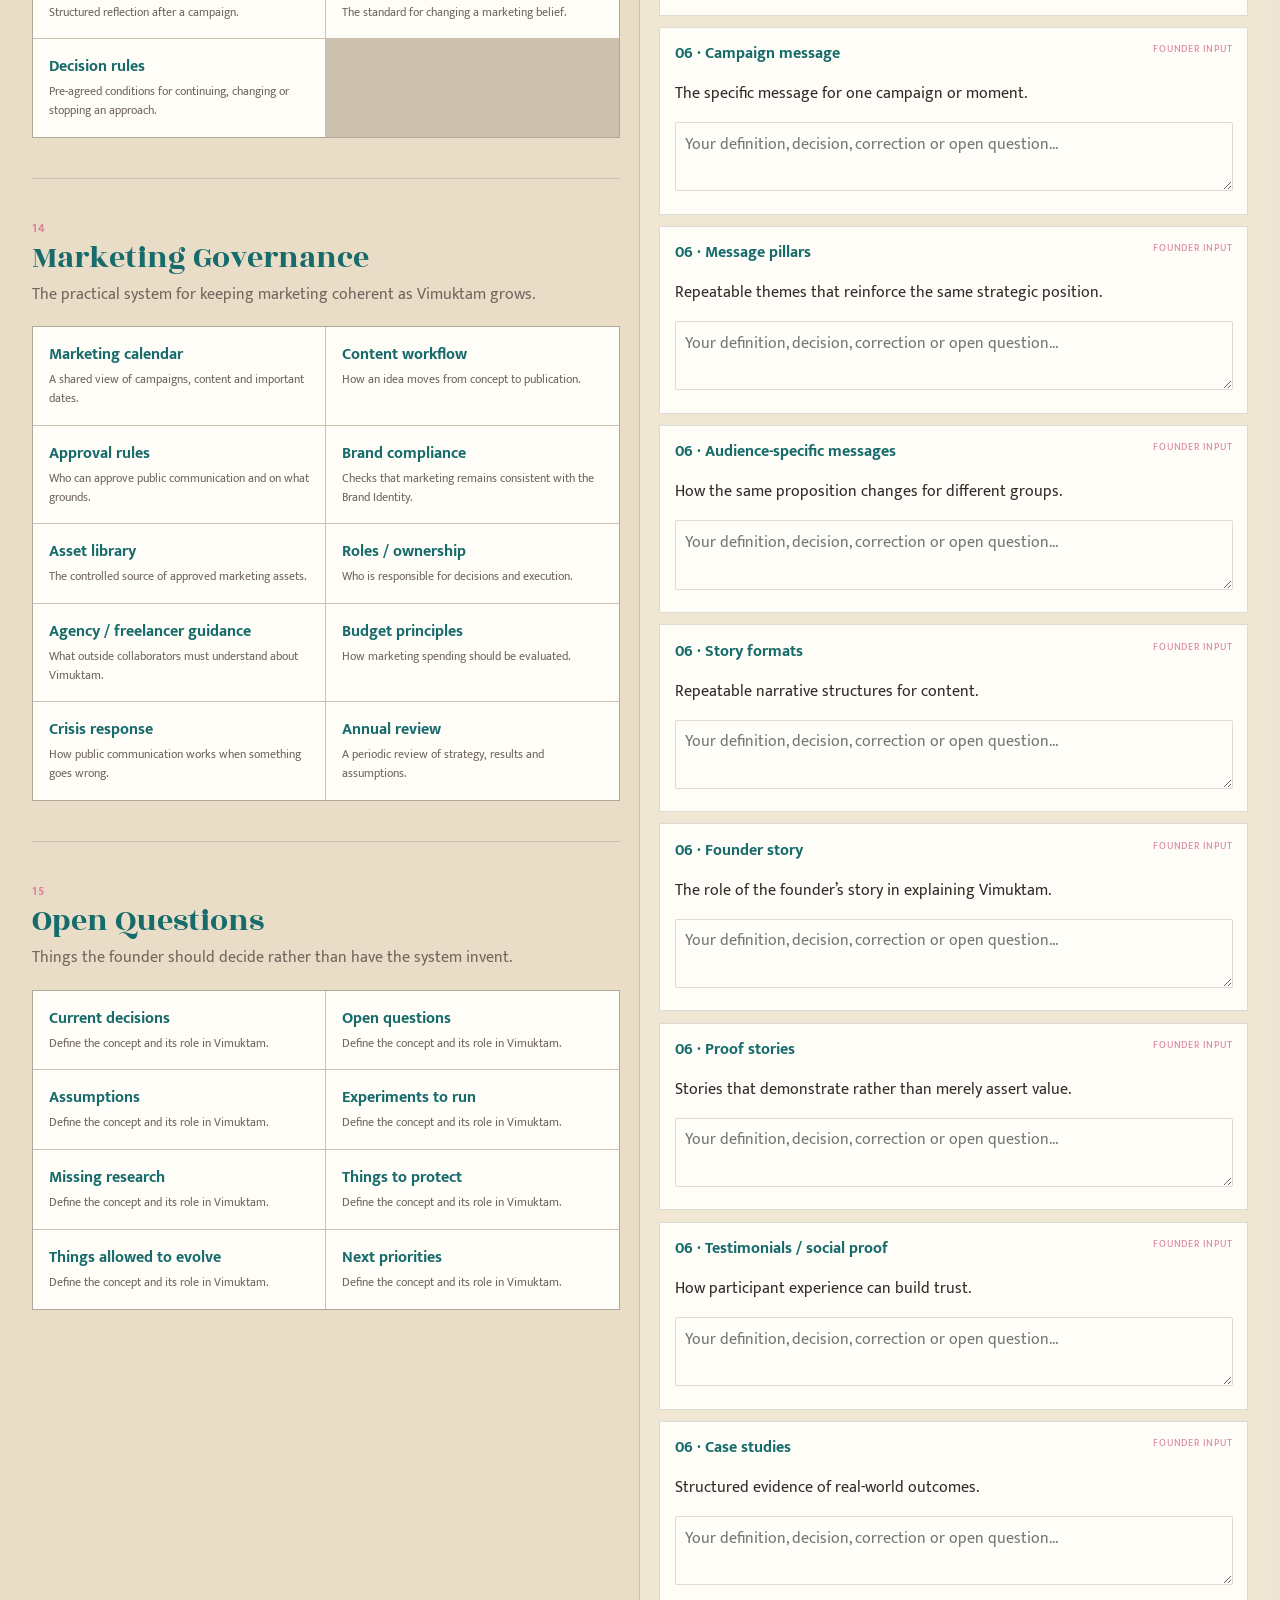
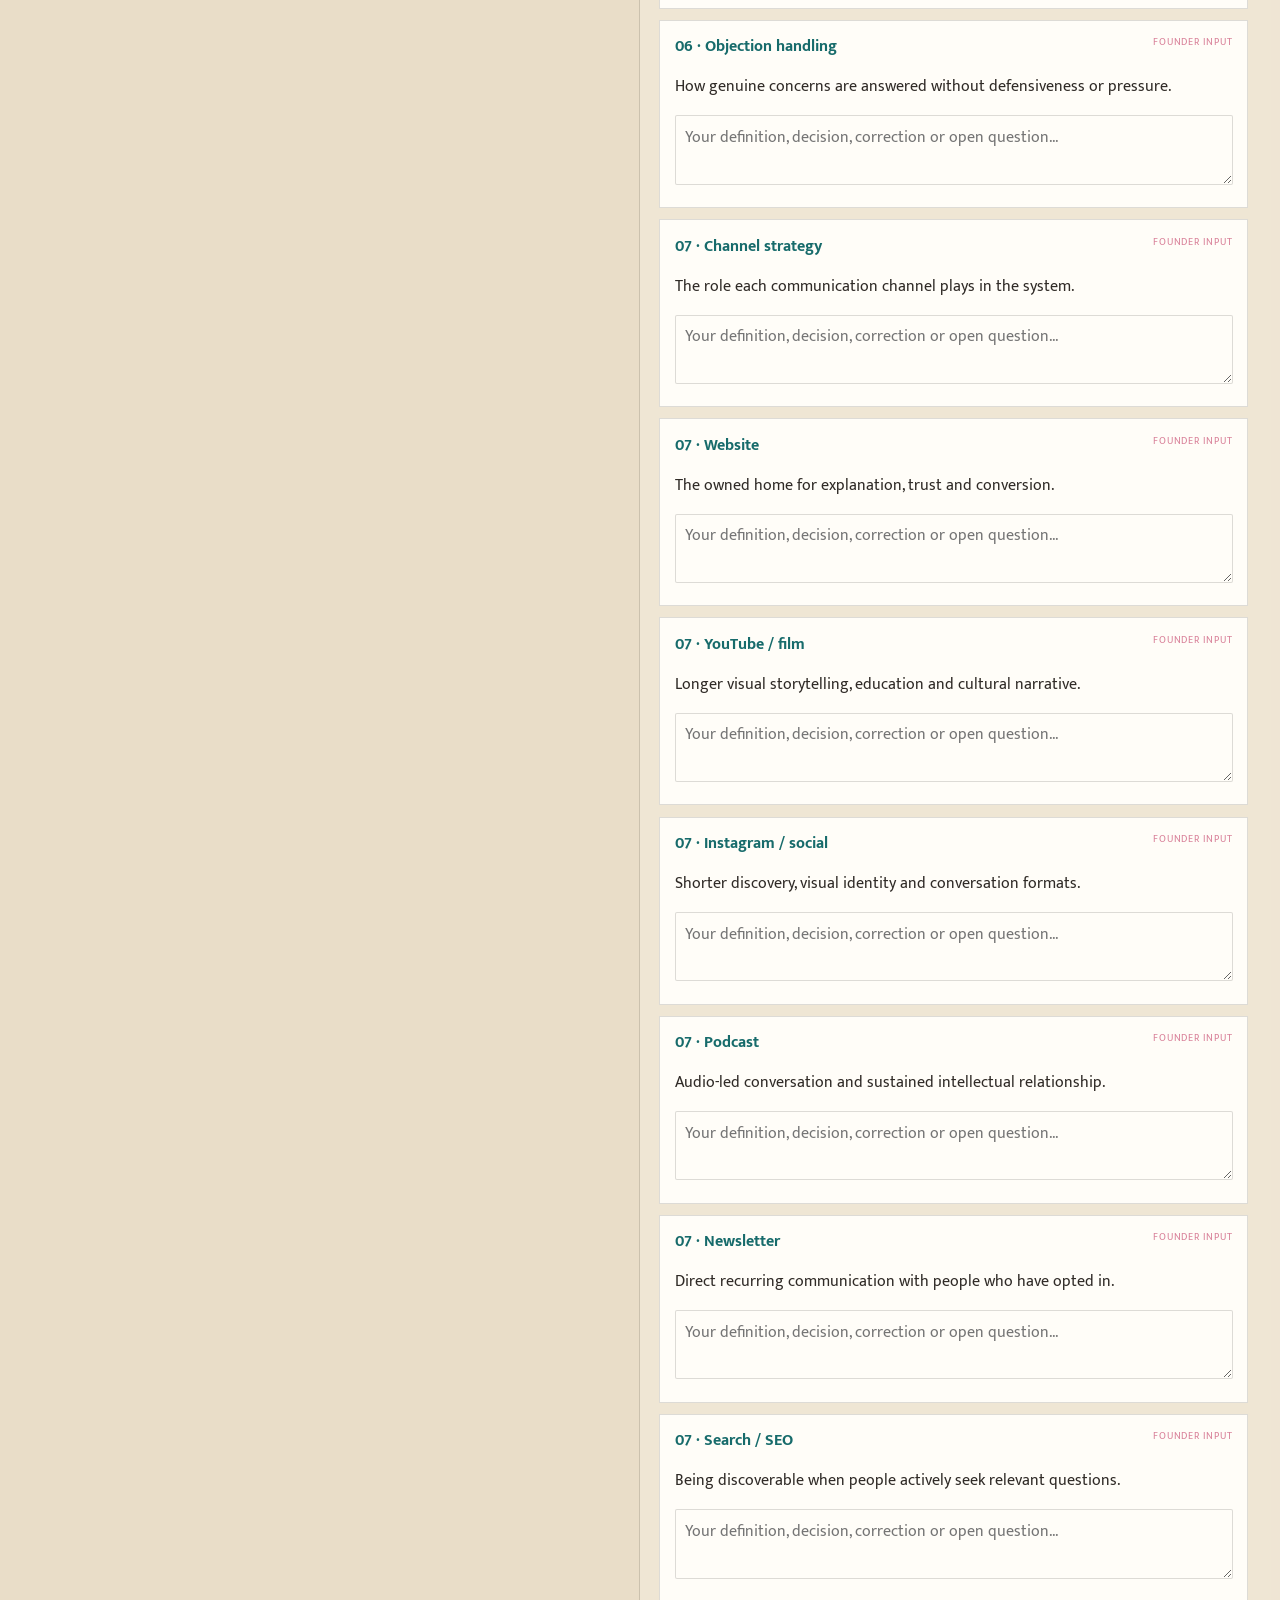
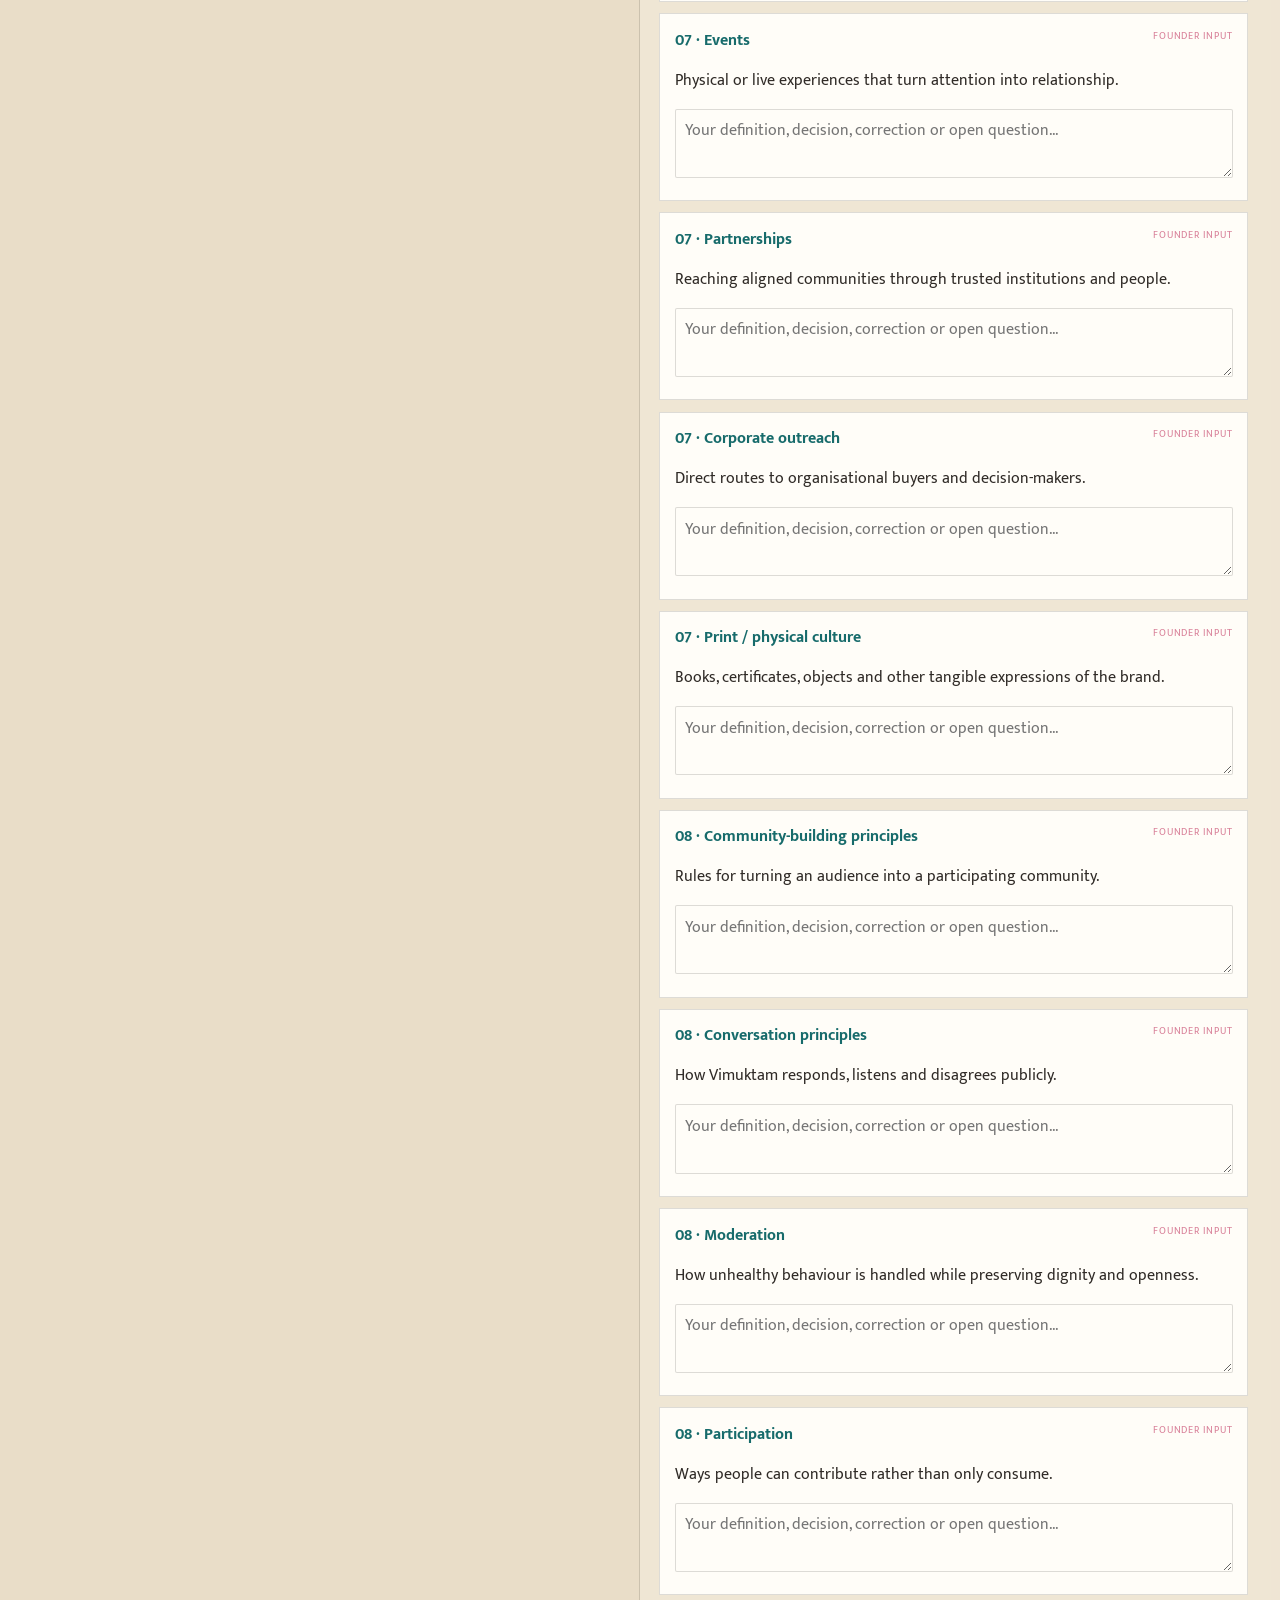
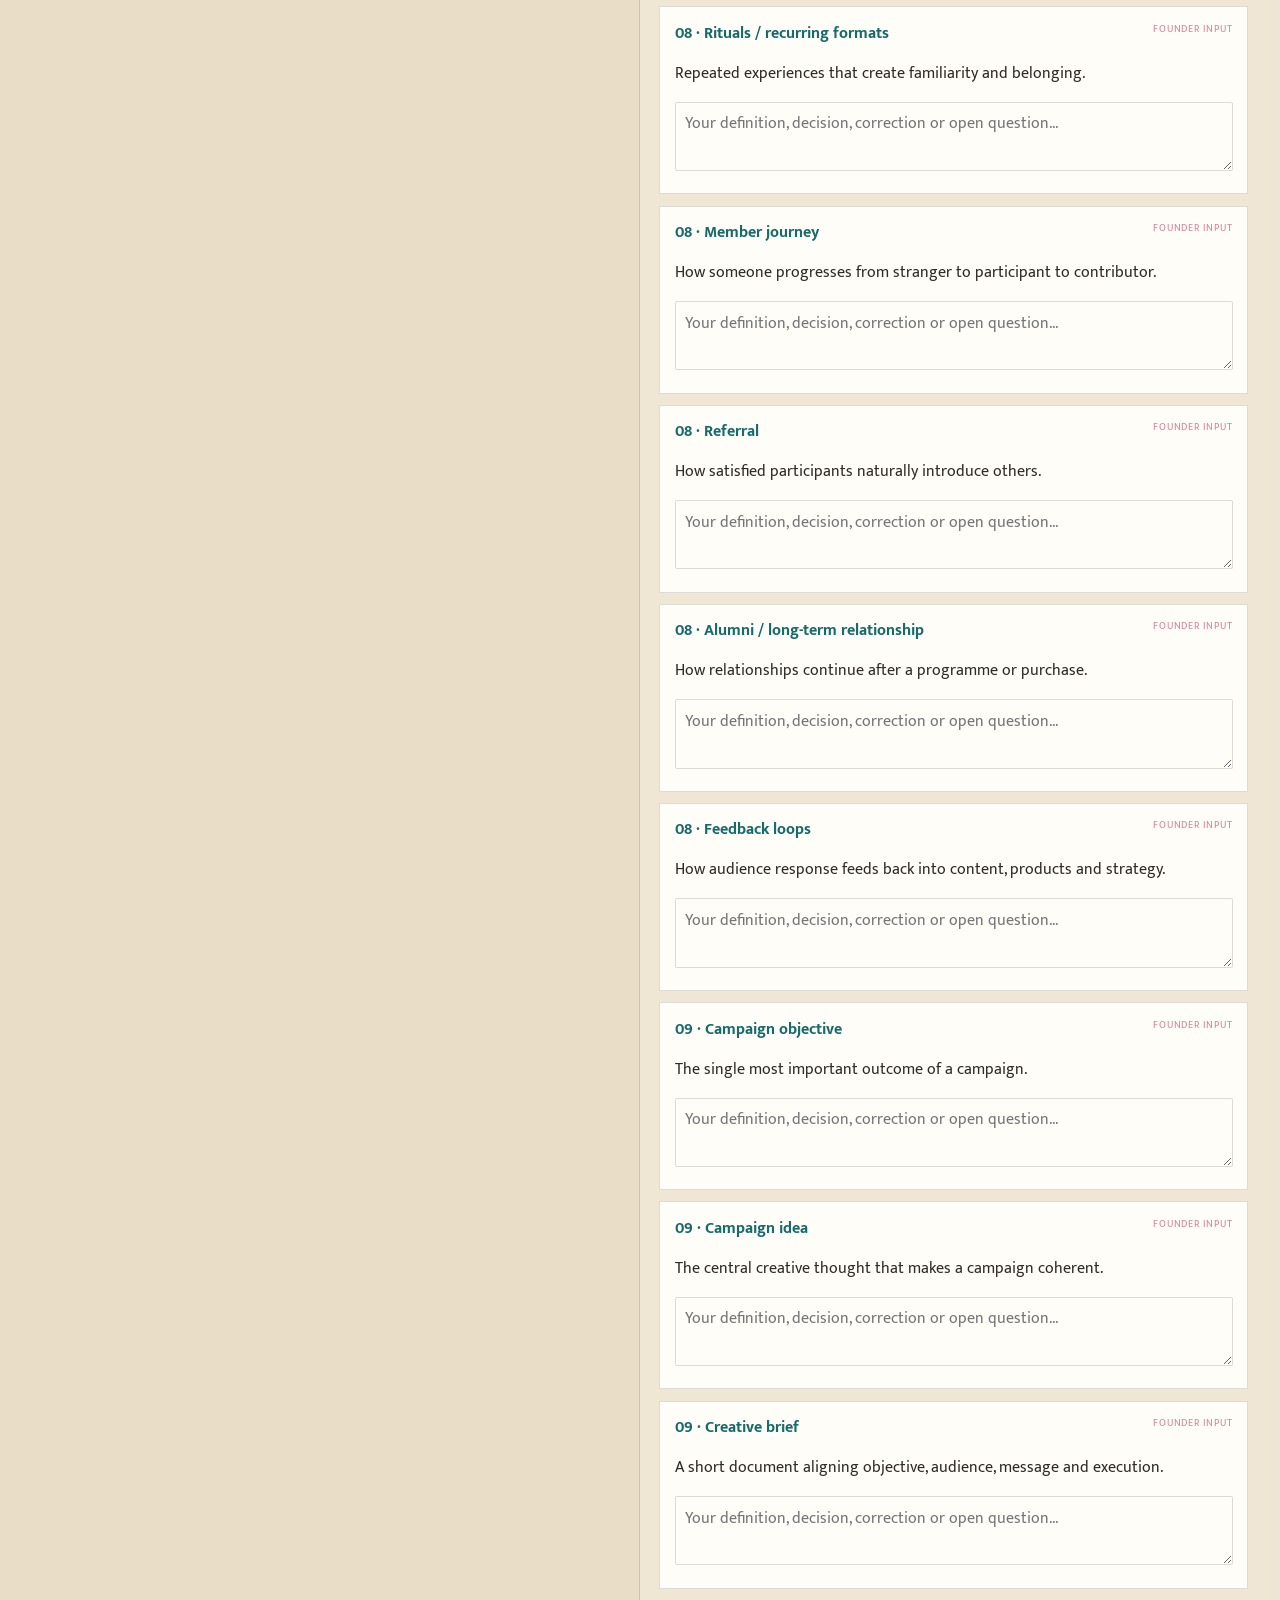
<file: marketing-strategy.html>
<!DOCTYPE html>
<html lang="en"><head><meta charset="UTF-8"><meta name="viewport" content="width=device-width,initial-scale=1.0"><meta name="description" content="Vimuktam Marketing Strategy — a living, founder-editable working document."><title>Marketing Strategy — Vimuktam</title><link rel="preconnect" href="https://fonts.googleapis.com"><link rel="preconnect" href="https://fonts.gstatic.com" crossorigin><link href="https://fonts.googleapis.com/css2?family=Mukta:wght@300;400;500;600;700&family=Rozha+One&display=swap" rel="stylesheet"><style>
:root{--beige:#E9DDC8;--white:#FFFDF8;--teal:#176B6B;--pink:#D9829A;--ink:#302B27;--muted:#70665D;--line:rgba(48,43,39,.16);--soft:#F3EEE6}*{box-sizing:border-box}html{scroll-behavior:smooth;scroll-padding-top:132px}body{margin:0;background:var(--beige);color:var(--ink);font-family:Mukta,sans-serif;font-size:16px;line-height:1.5}h1,h2{font-family:'Rozha One',serif;font-weight:400;line-height:1.08}button,textarea{font:inherit}header{height:72px;background:var(--white);border-bottom:1px solid var(--line);display:flex;align-items:center;justify-content:space-between;padding:0 3%;position:sticky;top:0;z-index:30}.logo{font-family:'Rozha One',serif;font-size:2rem;color:var(--teal);text-decoration:none}nav{display:flex;gap:1.3rem;font-size:.9rem}nav a{text-decoration:none}nav a:hover{color:var(--pink)}.hero{background:var(--white);padding:4rem 5% 3rem;border-bottom:1px solid var(--line)}.hero-inner{max-width:1180px;margin:auto}.eyebrow{color:var(--pink);font-weight:700;letter-spacing:.15em;text-transform:uppercase;font-size:.78rem}.hero h1{font-size:clamp(3rem,6vw,5.5rem);color:var(--teal);margin:.5rem 0}.hero p{max-width:800px;font-size:1.12rem;margin:0;color:var(--muted)}.hero-note{margin-top:1.5rem;border-left:3px solid var(--pink);padding:.5rem 1rem;color:var(--muted);max-width:850px}.toolbar{position:sticky;top:72px;z-index:25;background:rgba(233,221,200,.96);backdrop-filter:blur(8px);border-bottom:1px solid var(--line);padding:.65rem 3%;display:flex;align-items:center;justify-content:space-between;gap:1rem}.progress{font-size:.85rem;color:var(--muted)}.progress b{color:var(--teal)}.tools{display:flex;gap:.5rem;flex-wrap:wrap}.tools button{border:1px solid var(--line);background:var(--white);color:var(--ink);padding:.45rem .75rem;border-radius:3px;cursor:pointer}.layout{display:grid;grid-template-columns:minmax(0,1fr) minmax(380px,1fr);max-width:1500px;margin:auto;min-height:calc(100vh - 132px)}.reading{padding:2rem 3% 7rem 5%;border-right:1px solid var(--line)}.writing{padding:2rem 5% 7rem 3%;background:rgba(255,253,248,.25)}.pane-title{font-size:1.8rem;color:var(--teal);margin:0 0 .3rem}.pane-intro{color:var(--muted);font-size:.88rem;margin:0 0 1.5rem}.toc{display:grid;grid-template-columns:repeat(2,1fr);gap:.15rem 1.2rem;margin:0 0 2rem}.toc a{text-decoration:none;font-size:.8rem;padding:.35rem 0}.section{padding:2.5rem 0;border-top:1px solid var(--line);scroll-margin-top:140px}.section:first-of-type{border-top:0}.section-num{color:var(--pink);font-weight:700;font-size:.75rem;letter-spacing:.12em}.section h2{font-size:2rem;color:var(--teal);margin:.25rem 0 .5rem}.section-intro{color:var(--muted);max-width:800px;margin:0 0 1.2rem}.concepts{display:grid;grid-template-columns:repeat(2,minmax(0,1fr));gap:1px;background:var(--line);border:1px solid var(--line)}.concept{background:var(--white);padding:1rem;cursor:pointer}.concept:hover,.concept.active{background:#fffaf1;box-shadow:inset 3px 0 var(--pink)}.concept h3{font-family:Mukta,sans-serif;font-size:1rem;font-weight:700;color:var(--teal);margin:0 0 .25rem}.concept p{font-size:.78rem;color:var(--muted);margin:0}.write-card{background:var(--white);border:1px solid var(--line);margin:0 0 .7rem;padding:.9rem;scroll-margin-top:145px}.write-card.active{border-color:var(--pink);box-shadow:0 0 0 2px rgba(217,130,154,.12)}.write-head{display:flex;justify-content:space-between;gap:.8rem;align-items:start}.write-head h3{font-family:Mukta,sans-serif;font-size:1rem;font-weight:700;color:var(--teal);margin:0}.status{font-size:.62rem;letter-spacing:.08em;color:var(--pink);white-space:nowrap}textarea{width:100%;min-height:68px;resize:vertical;border:1px solid var(--line);background:#fffdf8;color:var(--ink);padding:.6rem;outline:none;border-radius:2px}textarea:focus{border-color:var(--pink)}.section-end{margin:1.5rem 0 0;padding:1rem;background:var(--soft);border-left:3px solid var(--teal);font-size:.8rem;color:var(--muted)}footer{background:var(--teal);color:var(--white);padding:2rem 5%;text-align:center}.footer-logo{font-family:'Rozha One',serif;font-size:1.8rem}@media(max-width:950px){.layout{grid-template-columns:1fr}.reading{border-right:0}.writing{border-top:1px solid var(--line)}.concepts{grid-template-columns:1fr}}@media(max-width:600px){header{height:auto;padding:1rem 5%;gap:.7rem;align-items:flex-start}.hero{padding:3rem 6%}.reading,.writing{padding:2rem 5%}.toc{grid-template-columns:1fr}}
</style></head><body><header><a class="logo" href="index.html">Vimuktam</a><nav><a href="index.html">Home</a><a href="brand-identity.html">Brand Identity</a><a href="philosophical-overview.html">Philosophy</a><a href="culture.html">Culture</a></nav></header><section class="hero"><div class="hero-inner"><div class="eyebrow">Vimuktam · Living Document</div><h1>Marketing Strategy</h1><p>The working framework for finding, speaking to and building a relationship with Vimuktam's right tribe.</p><div class="hero-note"><strong>How we will use it:</strong> this is a scaffold, not a finished strategy. Read each concept, then define what it means for Vimuktam. Existing notes are deliberately limited where the repository does not yet establish an answer.</div></div></section><div class="toolbar"><div class="progress"><b id="count">0</b> / <span id="total">0</span> concepts completed</div><div class="tools"><button onclick="copyResponses()">Copy responses</button><button onclick="clearResponses()">Clear responses</button><button onclick="window.print()">Print</button></div></div><div class="layout"><main class="reading"><h2 class="pane-title">Read</h2><p class="pane-intro">Industry-standard marketing concepts, explained plainly. Click a concept to jump to its response field.</p><div class="toc" id="toc"></div><div id="readContent"></div></main><aside class="writing"><h2 class="pane-title">Write</h2><p class="pane-intro">Define, correct or leave open. Your answers are saved in this browser.</p><div id="writeContent"></div></aside></div><footer><div class="footer-logo">Vimuktam</div><div>Marketing Strategy · Living document</div></footer><script>
const sections=[
['01','Strategic Foundation','What marketing is ultimately meant to achieve for Vimuktam.',['Marketing purpose','Marketing mission','Growth goals','Strategic objectives','Brand–marketing relationship','Business model assumptions','Long-term ambition']],
['02','The Tribe','The people Vimuktam wants to attract, serve and gather—not simply a demographic target.',['Ideal tribe','Primary audience','Secondary audiences','Audience tensions','Jobs to be done','Desire / aspiration','Barriers to entry','Community identity']],
['03','Value & Offers','What we offer and how marketing connects people to the right next step.',['Core value proposition','Offer ladder','Free → paid journey','Education / training offers','Corporate offers','Community offers','Future products','Conversion promise']],
['04','Content Principles','The editorial philosophy behind everything Vimuktam publishes.',['Ideal content principles','Content purpose','Content pillars','Editorial standards','Evidence standard','Depth vs accessibility','Originality','Cultural responsibility','Evergreen vs timely','Content quality bar','What we will not publish']],
['05','Voice in Marketing','How Vimuktam sounds when it is trying to attract attention without becoming a generic marketing brand.',['Marketing voice','Advertising tone','Persuasion style','Educational tone','Promotional restraint','Humour','Urgency','Calls to action','Claims and promises','Words / tactics to avoid']],
['06','Story & Messaging','The repeatable narratives that make Vimuktam understandable and memorable.',['Master marketing message','Campaign message','Message pillars','Audience-specific messages','Story formats','Founder story','Proof stories','Testimonials / social proof','Case studies','Objection handling']],
['07','Channels & Formats','Where the tribe is reached and what belongs in each channel.',['Channel strategy','Website','YouTube / film','Instagram / social','Podcast','Newsletter','Search / SEO','Events','Partnerships','Corporate outreach','Print / physical culture']],
['08','Community & Relationships','Marketing as the beginning of a relationship, not only acquisition.',['Community-building principles','Conversation principles','Moderation','Participation','Rituals / recurring formats','Member journey','Referral','Alumni / long-term relationship','Feedback loops']],
['09','Campaigns & Creative','How Vimuktam turns ideas into coherent public campaigns.',['Campaign objective','Campaign idea','Creative brief','Hero content','Supporting content','Launch rhythm','Cultural calendar','Vimuktam Year','Experimentation','Creative review']],
['10','Partnerships & Reputation','How Vimuktam grows through trusted people, institutions and cultural networks.',['Partnership principles','Creator collaborations','Academic / cultural partnerships','Corporate partnerships','Media relations','Influencers / public voices','Co-branding','Reputation management','Due diligence']],
['11','Marketing Ethics','The limits Vimuktam places on persuasion, attention and commercial behaviour.',['Truthfulness','Dignity of audience','No manipulation','Attention ethics','Data / privacy','Cultural integrity','Advertising ethics','AI / synthetic media','Commercial transparency']],
['12','Measurement & KPIs','How Vimuktam decides whether marketing is actually working.',['Marketing KPI philosophy','North-star measure','Awareness measures','Engagement measures','Lead measures','Conversion measures','Retention / community measures','Revenue measures','Quality measures','Brand health','Reporting rhythm']],
['13','Testing & Learning','How marketing becomes a learning system rather than a collection of opinions.',['Hypothesis-led marketing','Experiments','A/B testing','Qualitative research','Audience feedback','Content analytics','Campaign retrospectives','What counts as evidence','Decision rules']],
['14','Marketing Governance','The practical system for keeping marketing coherent as Vimuktam grows.',['Marketing calendar','Content workflow','Approval rules','Brand compliance','Asset library','Roles / ownership','Agency / freelancer guidance','Budget principles','Crisis response','Annual review']],
['15','Open Questions','Things the founder should decide rather than have the system invent.',['Current decisions','Open questions','Assumptions','Experiments to run','Missing research','Things to protect','Things allowed to evolve','Next priorities']]
];
const common={
'Marketing purpose':'The deeper role marketing plays in helping Vimuktam fulfil its purpose—not merely generating sales.','Marketing mission':'What the marketing function is responsible for doing now.','Growth goals':'The concrete growth outcomes marketing is expected to contribute to.','Strategic objectives':'A small set of measurable outcomes that guide priorities.','Brand–marketing relationship':'How the external brand identity constrains and guides marketing expression.','Business model assumptions':'Commercial facts or assumptions marketing must work within.','Long-term ambition':'The scale, influence or cultural reach marketing is helping create.','Ideal tribe':'The people who are most likely to recognise Vimuktam, value it and participate deeply.','Primary audience':'The audience most important to current growth.','Secondary audiences':'Other audiences that matter strategically.','Audience tensions':'Unresolved needs, frustrations or contradictions that Vimuktam can address.','Jobs to be done':'What people are actually trying to accomplish when they seek an answer or offer.','Desire / aspiration':'The positive future the audience wants.','Barriers to entry':'Reasons someone may hesitate to engage, trust or buy.','Community identity':'What makes participation feel like belonging to Vimuktam.','Core value proposition':'The clearest statement of useful value Vimuktam provides.','Offer ladder':'How free, introductory, core and advanced offers relate.','Free → paid journey':'The path from first contact to deeper participation or purchase.','Education / training offers':'How learning and training are packaged and presented.','Corporate offers':'How Vimuktam reaches organisations and business decision-makers.','Community offers':'Experiences that deepen participation beyond a transaction.','Future products':'Potential products or technologies that may later extend the ecosystem.','Conversion promise':'What the audience can reasonably expect when taking the next step.','Ideal content principles':'Rules defining what Vimuktam considers worth publishing.','Content purpose':'The job each piece of content should perform.','Content pillars':'Durable subject areas that organise the editorial system.','Editorial standards':'Rules for accuracy, clarity, originality, evidence and taste.','Evidence standard':'How strongly a claim must be supported before publication.','Depth vs accessibility':'How serious ideas are made understandable without flattening them.','Originality':'What makes content distinctly Vimuktam rather than generic internet content.','Cultural responsibility':'Standards for representing Indian traditions and other cultures accurately and respectfully.','Evergreen vs timely':'How durable knowledge and current conversation are balanced.','Content quality bar':'The minimum standard below which Vimuktam should not publish.','What we will not publish':'Topics, formats or tactics that are inconsistent with Vimuktam.','Marketing voice':'The brand voice adapted for public growth and communication.','Advertising tone':'The emotional and rhetorical character of Vimuktam advertising.','Persuasion style':'How Vimuktam tries to move people without coercion or manipulation.','Educational tone':'How marketing remains useful even when it is promotional.','Promotional restraint':'How much sales pressure is appropriate.','Humour':'The role and boundaries of humour in public communication.','Urgency':'When urgency is legitimate and when it becomes pressure.','Calls to action':'The preferred ways of inviting the audience to act.','Claims and promises':'Rules for making marketing claims honestly.','Words / tactics to avoid':'Marketing language or techniques that weaken Vimuktam.','Master marketing message':'The central public proposition from which campaigns derive.','Campaign message':'The specific message for one campaign or moment.','Message pillars':'Repeatable themes that reinforce the same strategic position.','Audience-specific messages':'How the same proposition changes for different groups.','Story formats':'Repeatable narrative structures for content.','Founder story':'The role of the founder’s story in explaining Vimuktam.','Proof stories':'Stories that demonstrate rather than merely assert value.','Testimonials / social proof':'How participant experience can build trust.','Case studies':'Structured evidence of real-world outcomes.','Objection handling':'How genuine concerns are answered without defensiveness or pressure.','Channel strategy':'The role each communication channel plays in the system.','Website':'The owned home for explanation, trust and conversion.','YouTube / film':'Longer visual storytelling, education and cultural narrative.','Instagram / social':'Shorter discovery, visual identity and conversation formats.','Podcast':'Audio-led conversation and sustained intellectual relationship.','Newsletter':'Direct recurring communication with people who have opted in.','Search / SEO':'Being discoverable when people actively seek relevant questions.','Events':'Physical or live experiences that turn attention into relationship.','Partnerships':'Reaching aligned communities through trusted institutions and people.','Corporate outreach':'Direct routes to organisational buyers and decision-makers.','Print / physical culture':'Books, certificates, objects and other tangible expressions of the brand.','Community-building principles':'Rules for turning an audience into a participating community.','Conversation principles':'How Vimuktam responds, listens and disagrees publicly.','Moderation':'How unhealthy behaviour is handled while preserving dignity and openness.','Participation':'Ways people can contribute rather than only consume.','Rituals / recurring formats':'Repeated experiences that create familiarity and belonging.','Member journey':'How someone progresses from stranger to participant to contributor.','Referral':'How satisfied participants naturally introduce others.','Alumni / long-term relationship':'How relationships continue after a programme or purchase.','Feedback loops':'How audience response feeds back into content, products and strategy.','Campaign objective':'The single most important outcome of a campaign.','Campaign idea':'The central creative thought that makes a campaign coherent.','Creative brief':'A short document aligning objective, audience, message and execution.','Hero content':'The main public asset around which supporting pieces are built.','Supporting content':'Smaller assets that extend the campaign idea.','Launch rhythm':'The sequence and timing of campaign activity.','Cultural calendar':'Important cultural dates and seasons that may shape communication.','Vimuktam Year':'The brand’s own proposed cultural/content year around Vaishakh Purnima.','Experimentation':'Small controlled tests before committing large resources.','Creative review':'A structured check for quality, clarity and brand fit.','Partnership principles':'Rules for deciding who Vimuktam should associate with.','Creator collaborations':'Working with creators whose audience and character fit Vimuktam.','Academic / cultural partnerships':'Relationships that strengthen intellectual and cultural credibility.','Corporate partnerships':'Relationships that extend reach or application into organisations.','Media relations':'How Vimuktam presents itself to journalists and publishers.','Influencers / public voices':'Use of public figures where credibility and fit justify it.','Co-branding':'How Vimuktam appears alongside another brand.','Reputation management':'How trust is protected before and after problems occur.','Due diligence':'Checks before associating with people or organisations.','Truthfulness':'Marketing should not say more than Vimuktam knows to be true.','Dignity of audience':'People should be treated as intelligent agents, not targets to exploit.','No manipulation':'No deceptive psychological tricks or manufactured pressure.','Attention ethics':'Respect for people’s attention, time and mental space.','Data / privacy':'Rules for collecting, using and protecting audience data.','Cultural integrity':'No use of culture merely as decorative or commercial bait.','Advertising ethics':'Standards for honest, fair and responsible promotion.','AI / synthetic media':'Rules for transparent and responsible use of generated content.','Commercial transparency':'Clear distinction between education, opinion, promotion and paid relationships.','Marketing KPI philosophy':'What measurement is meant to teach Vimuktam, not just what it reports.','North-star measure':'The primary measure that best represents meaningful progress.','Awareness measures':'Measures of whether relevant people are discovering Vimuktam.','Engagement measures':'Measures of meaningful attention and participation.','Lead measures':'Early indicators that predict later outcomes.','Conversion measures':'Measures of people taking the intended commercial or participation step.','Retention / community measures':'Measures of continued relationship and participation.','Revenue measures':'Commercial outcomes attributable to marketing.','Quality measures':'Measures that prevent growth at the expense of fit or integrity.','Brand health':'Measures of recognition, trust, relevance and distinctiveness.','Reporting rhythm':'How often marketing performance is reviewed and learned from.','Hypothesis-led marketing':'Treating marketing ideas as testable hypotheses rather than assumptions.','Experiments':'Small tests designed to learn something specific.','A/B testing':'Controlled comparison of alternatives when useful.','Qualitative research':'Learning from conversations, interviews and observation.','Audience feedback':'Direct evidence from the people Vimuktam wants to serve.','Content analytics':'Using content performance to learn what creates useful attention.','Campaign retrospectives':'Structured reflection after a campaign.','What counts as evidence':'The standard for changing a marketing belief.','Decision rules':'Pre-agreed conditions for continuing, changing or stopping an approach.','Marketing calendar':'A shared view of campaigns, content and important dates.','Content workflow':'How an idea moves from concept to publication.','Approval rules':'Who can approve public communication and on what grounds.','Brand compliance':'Checks that marketing remains consistent with the Brand Identity.','Asset library':'The controlled source of approved marketing assets.','Roles / ownership':'Who is responsible for decisions and execution.','Agency / freelancer guidance':'What outside collaborators must understand about Vimuktam.','Budget principles':'How marketing spending should be evaluated.','Crisis response':'How public communication works when something goes wrong.','Annual review':'A periodic review of strategy, results and assumptions.'};
let all=[];sections.forEach(s=>s[3].forEach((c,i)=>{all.push({section:s[1],num:s[0],concept:c,desc:common[c]||'Define what this means for Vimuktam.'})}));
function render(){document.getElementById('total').textContent=all.length;document.getElementById('toc').innerHTML=sections.map(s=>`<a href="#s${s[0]}">${s[0]} · ${s[1]}</a>`).join('');document.getElementById('readContent').innerHTML=sections.map(s=>`<section class="section" id="s${s[0]}"><div class="section-num">${s[0]}</div><h2>${s[1]}</h2><p class="section-intro">${s[2]}</p><div class="concepts">${s[3].map(c=>`<div class="concept" data-key="${key(c)}" onclick="jump('${key(c)}')"><h3>${c}</h3><p>${common[c]||'Define the concept and its role in Vimuktam.'}</p></div>`).join('')}</div></section>`).join('');document.getElementById('writeContent').innerHTML=all.map((x,i)=>`<div class="write-card" id="w-${key(x.concept)}"><div class="write-head"><h3>${x.num} · ${x.concept}</h3><span class="status">FOUNDER INPUT</span></div><p>${x.desc}</p><textarea id="t-${key(x.concept)}" placeholder="Your definition, decision, correction or open question..."></textarea></div>`).join('');all.forEach(x=>{let t=document.getElementById('t-'+key(x.concept));t.value=localStorage.getItem('vimuktam-marketing-'+key(x.concept))||'';t.addEventListener('input',()=>{localStorage.setItem('vimuktam-marketing-'+key(x.concept),t.value);updateCount()})});updateCount()}
function key(s){return s.toLowerCase().replace(/[^a-z0-9]+/g,'-').replace(/^-|-$/g,'')}function jump(k){let w=document.getElementById('w-'+k);document.querySelectorAll('.concept,.write-card').forEach(e=>e.classList.remove('active'));document.querySelector(`[data-key="${k}"]`).classList.add('active');w.classList.add('active');w.scrollIntoView({behavior:'smooth',block:'center'});w.querySelector('textarea').focus()}function updateCount(){let n=all.filter(x=>(localStorage.getItem('vimuktam-marketing-'+key(x.concept))||'').trim()).length;document.getElementById('count').textContent=n}function copyResponses(){let out='VIMUKTAM MARKETING STRATEGY\n\n';sections.forEach(s=>{out+='## '+s[0]+' · '+s[1]+'\n';s[3].forEach(c=>{let v=localStorage.getItem('vimuktam-marketing-'+key(c))||'';out+='\n### '+c+'\n'+v+'\n'});});navigator.clipboard.writeText(out);alert('Responses copied.')}function clearResponses(){if(confirm('Clear all saved Marketing Strategy responses in this browser?')){all.forEach(x=>localStorage.removeItem('vimuktam-marketing-'+key(x.concept)));render()}}render();
</script></body></html>
</file>
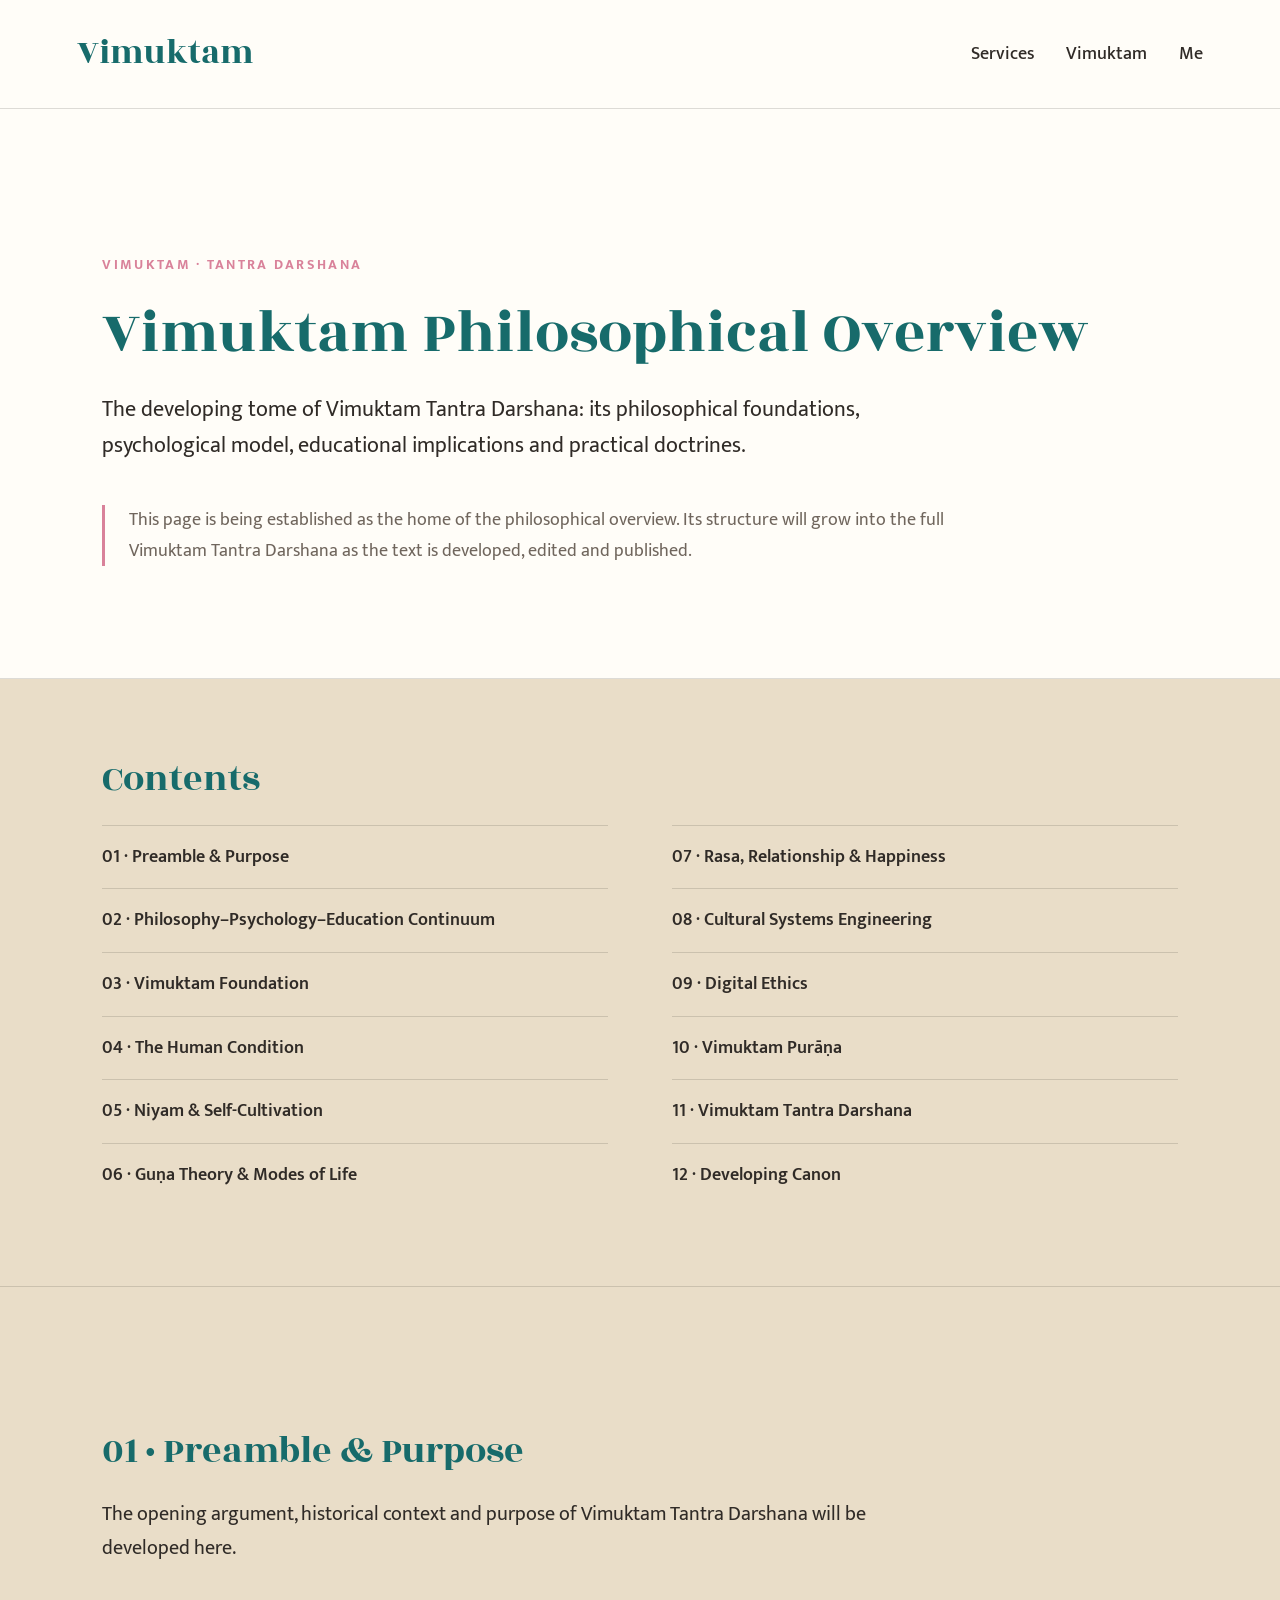
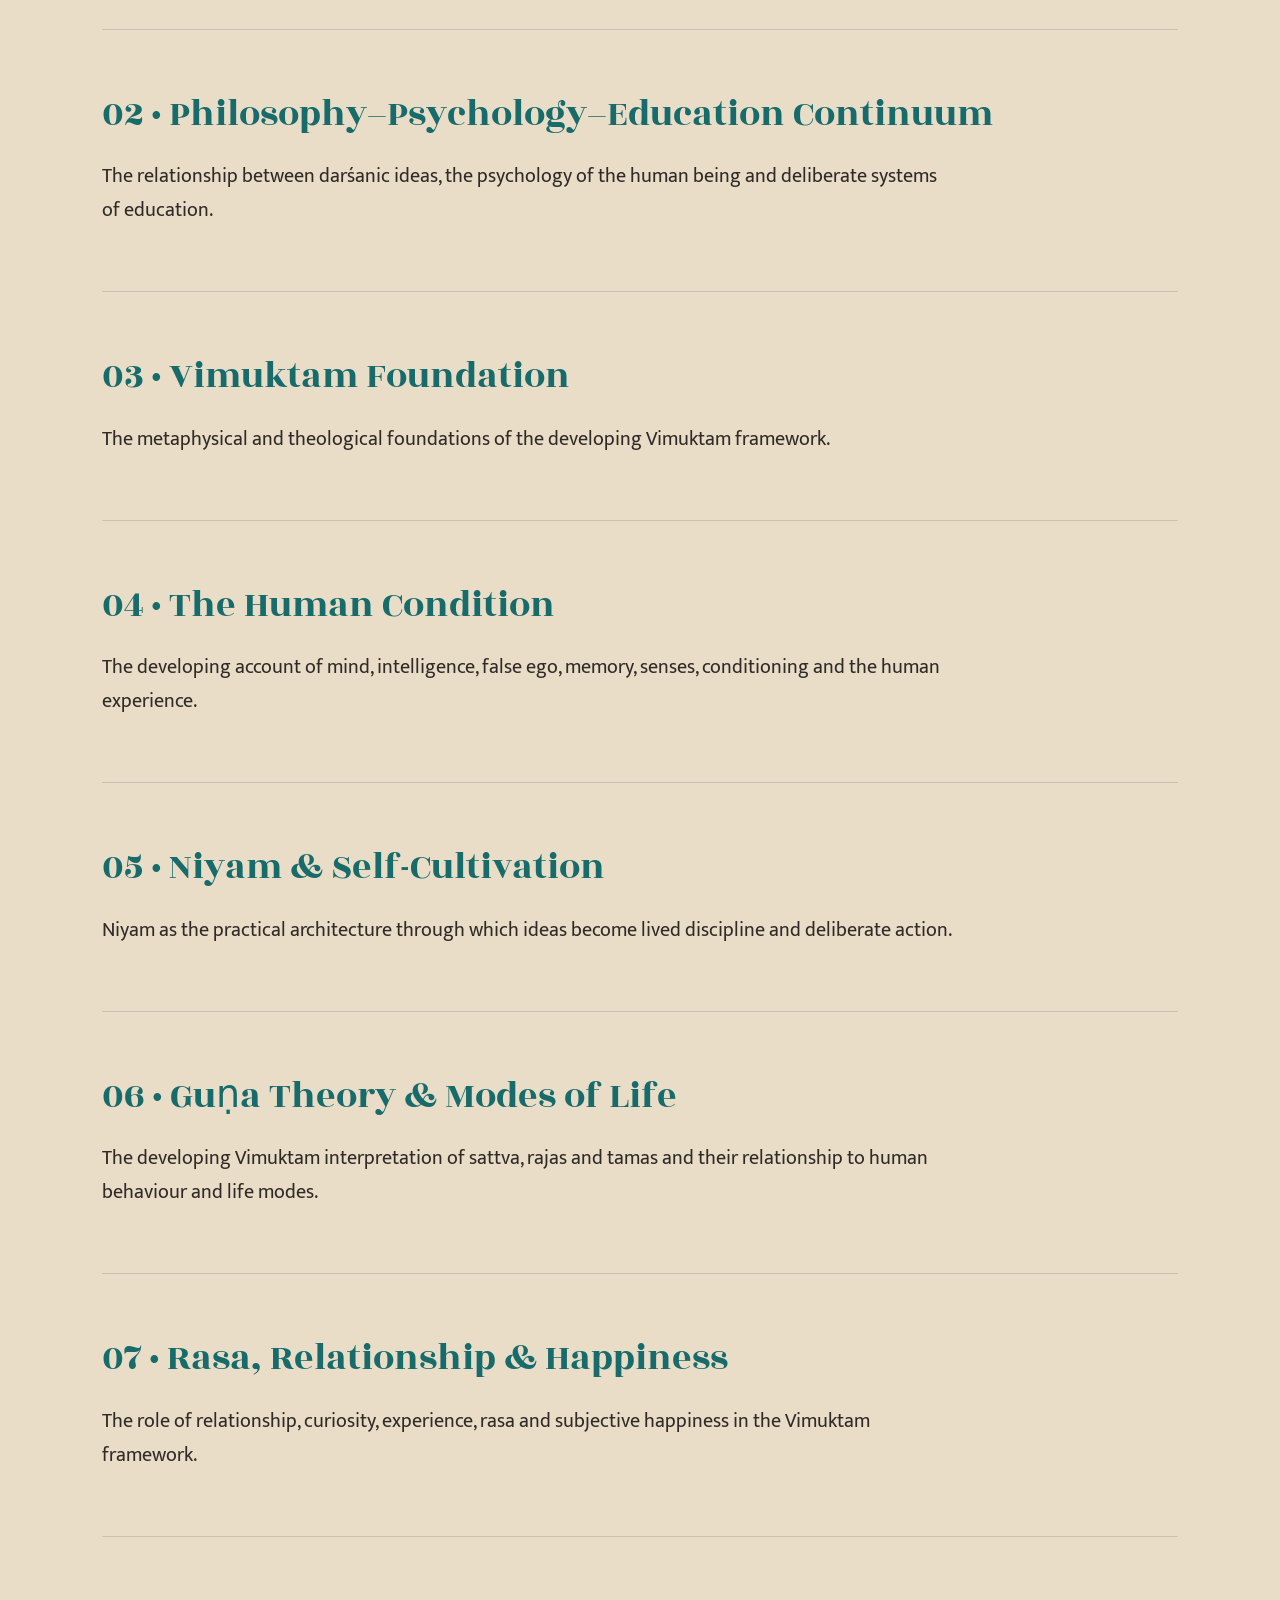
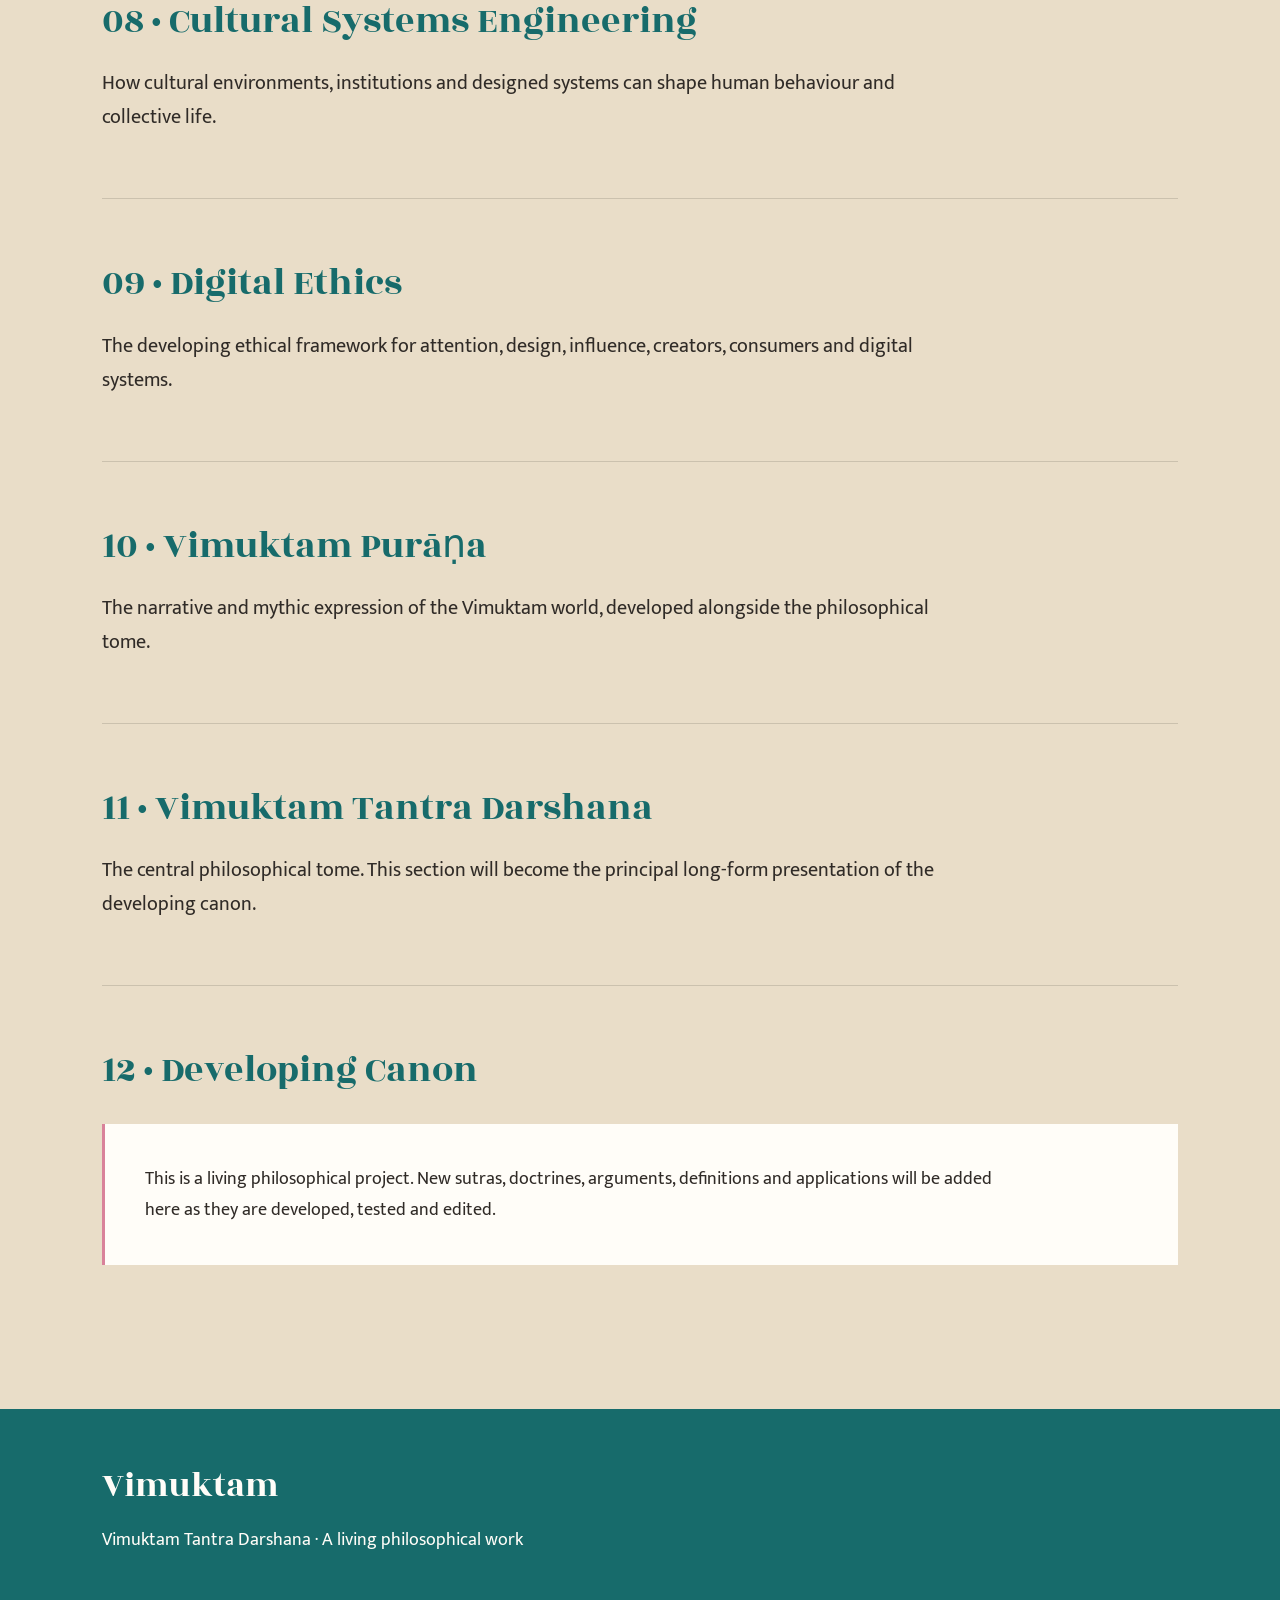
<file: philosophical-overview.html>
<!DOCTYPE html>
<html lang="en">
<head>
    <meta charset="UTF-8">
    <meta name="viewport" content="width=device-width, initial-scale=1.0">
    <meta name="description" content="Vimuktam Tantra Darshana — the philosophical, psychological and educational framework developing within Vimuktam.">
    <title>Vimuktam Philosophical Overview — Vimuktam Tantra Darshana</title>
    <link rel="preconnect" href="https://fonts.googleapis.com">
    <link rel="preconnect" href="https://fonts.gstatic.com" crossorigin>
    <link href="https://fonts.googleapis.com/css2?family=Mukta:wght@300;400;500;600;700&family=Rozha+One&display=swap" rel="stylesheet">
    <style>
        :root { --beige:#E9DDC8; --white:#FFFDF8; --peacock-teal:#176B6B; --lotus-pink:#D9829A; --text-dark:#302B27; --muted:#70665d; --line:rgba(48,43,39,.16); }
        * { box-sizing:border-box; margin:0; padding:0; }
        html { scroll-behavior:smooth; scroll-padding-top:100px; }
        body { background:var(--beige); color:var(--text-dark); font-family:'Mukta',sans-serif; font-size:18px; line-height:1.7; }
        h1,h2,h3 { font-family:'Rozha One',serif; font-weight:400; line-height:1.08; }
        a { color:inherit; }
        header { padding:24px 6%; background:var(--white); display:flex; align-items:center; justify-content:space-between; position:sticky; top:0; z-index:10; border-bottom:1px solid var(--line); }
        .logo { font-family:'Rozha One',serif; font-size:2.2rem; color:var(--peacock-teal); text-decoration:none; }
        nav { display:flex; gap:2rem; } nav a { text-decoration:none; font-weight:500; } nav a:hover { color:var(--lotus-pink); }
        .intro { padding:9rem 8% 7rem; background:var(--white); border-bottom:1px solid var(--line); }
        .intro-inner,.content { max-width:1100px; margin:auto; }
        .eyebrow { color:var(--lotus-pink); font-weight:700; letter-spacing:.16em; text-transform:uppercase; font-size:.9rem; margin-bottom:1.5rem; }
        .intro h1 { color:var(--peacock-teal); font-size:clamp(2.1rem,4.8vw,4.2rem); margin-bottom:1.5rem; }
        .intro p { max-width:820px; font-size:1.35rem; }
        .note { margin-top:2.5rem; padding-left:1.5rem; border-left:3px solid var(--lotus-pink); color:var(--muted); max-width:850px; }
        .index { padding:5rem 8%; background:var(--beige); border-bottom:1px solid var(--line); }
        .index-inner { max-width:1100px; margin:auto; }
        .index h2 { color:var(--peacock-teal); font-size:clamp(1.5rem,3vw,2.4rem); margin-bottom:1.5rem; }
        .index-list { columns:2; column-gap:4rem; list-style:none; }
        .index-list li { break-inside:avoid; border-top:1px solid var(--line); }
        .index-list a { display:block; padding:1rem 0; text-decoration:none; font-weight:600; }
        .index-list a:hover { color:var(--lotus-pink); }
        main { padding:5rem 8%; }
        .section { padding:4rem 0; border-top:1px solid var(--line); } .section:first-child { border-top:0; }
        .section h2 { color:var(--peacock-teal); font-size:clamp(1.62rem,3vw,2.7rem); margin-bottom:1.5rem; }
        .lead { font-size:1.25rem; max-width:850px; }
        p { max-width:850px; }
        .placeholder { margin-top:2rem; padding:2.5rem; background:var(--white); border-left:3px solid var(--lotus-pink); }
        footer { padding:3rem 8%; background:var(--peacock-teal); color:var(--white); } footer .logo { color:var(--white); display:block; margin-bottom:.5rem; }
        @media (max-width:700px) { header{flex-direction:column;gap:1rem;} nav{gap:1rem;flex-wrap:wrap;justify-content:center;} .intro{padding:6rem 6% 5rem;} .index,main{padding:4rem 6%;} .index-list{columns:1;} }
    </style>
</head>
<body>
<header>
    <a href="index.html" class="logo">Vimuktam</a>
    <nav><a href="index.html#services">Services</a><a href="index.html#vimuktam">Vimuktam</a><a href="index.html#me">Me</a></nav>
</header>
<section class="intro"><div class="intro-inner">
    <div class="eyebrow">Vimuktam · Tantra Darshana</div>
    <h1>Vimuktam Philosophical Overview</h1>
    <p>The developing tome of Vimuktam Tantra Darshana: its philosophical foundations, psychological model, educational implications and practical doctrines.</p>
    <div class="note">This page is being established as the home of the philosophical overview. Its structure will grow into the full Vimuktam Tantra Darshana as the text is developed, edited and published.</div>
</div></section>
<section class="index"><div class="index-inner">
    <h2>Contents</h2>
    <ol class="index-list">
        <li><a href="#preamble">01 · Preamble &amp; Purpose</a></li>
        <li><a href="#continuum">02 · Philosophy–Psychology–Education Continuum</a></li>
        <li><a href="#foundation">03 · Vimuktam Foundation</a></li>
        <li><a href="#human-condition">04 · The Human Condition</a></li>
        <li><a href="#niyam">05 · Niyam &amp; Self-Cultivation</a></li>
        <li><a href="#gunas">06 · Guṇa Theory &amp; Modes of Life</a></li>
        <li><a href="#rasa">07 · Rasa, Relationship &amp; Happiness</a></li>
        <li><a href="#culture">08 · Cultural Systems Engineering</a></li>
        <li><a href="#digital">09 · Digital Ethics</a></li>
        <li><a href="#purana">10 · Vimuktam Purāṇa</a></li>
        <li><a href="#tantra">11 · Vimuktam Tantra Darshana</a></li>
        <li><a href="#developing">12 · Developing Canon</a></li>
    </ol>
</div></section>
<main><div class="content">
<section class="section" id="preamble"><h2>01 · Preamble &amp; Purpose</h2><p class="lead">The opening argument, historical context and purpose of Vimuktam Tantra Darshana will be developed here.</p></section>
<section class="section" id="continuum"><h2>02 · Philosophy–Psychology–Education Continuum</h2><p class="lead">The relationship between darśanic ideas, the psychology of the human being and deliberate systems of education.</p></section>
<section class="section" id="foundation"><h2>03 · Vimuktam Foundation</h2><p class="lead">The metaphysical and theological foundations of the developing Vimuktam framework.</p></section>
<section class="section" id="human-condition"><h2>04 · The Human Condition</h2><p class="lead">The developing account of mind, intelligence, false ego, memory, senses, conditioning and the human experience.</p></section>
<section class="section" id="niyam"><h2>05 · Niyam &amp; Self-Cultivation</h2><p class="lead">Niyam as the practical architecture through which ideas become lived discipline and deliberate action.</p></section>
<section class="section" id="gunas"><h2>06 · Guṇa Theory &amp; Modes of Life</h2><p class="lead">The developing Vimuktam interpretation of sattva, rajas and tamas and their relationship to human behaviour and life modes.</p></section>
<section class="section" id="rasa"><h2>07 · Rasa, Relationship &amp; Happiness</h2><p class="lead">The role of relationship, curiosity, experience, rasa and subjective happiness in the Vimuktam framework.</p></section>
<section class="section" id="culture"><h2>08 · Cultural Systems Engineering</h2><p class="lead">How cultural environments, institutions and designed systems can shape human behaviour and collective life.</p></section>
<section class="section" id="digital"><h2>09 · Digital Ethics</h2><p class="lead">The developing ethical framework for attention, design, influence, creators, consumers and digital systems.</p></section>
<section class="section" id="purana"><h2>10 · Vimuktam Purāṇa</h2><p class="lead">The narrative and mythic expression of the Vimuktam world, developed alongside the philosophical tome.</p></section>
<section class="section" id="tantra"><h2>11 · Vimuktam Tantra Darshana</h2><p class="lead">The central philosophical tome. This section will become the principal long-form presentation of the developing canon.</p></section>
<section class="section" id="developing"><h2>12 · Developing Canon</h2><div class="placeholder"><p>This is a living philosophical project. New sutras, doctrines, arguments, definitions and applications will be added here as they are developed, tested and edited.</p></div></section>
</div></main>
<footer><span class="logo">Vimuktam</span><p>Vimuktam Tantra Darshana · A living philosophical work</p></footer>
</body>
</html>
</file>
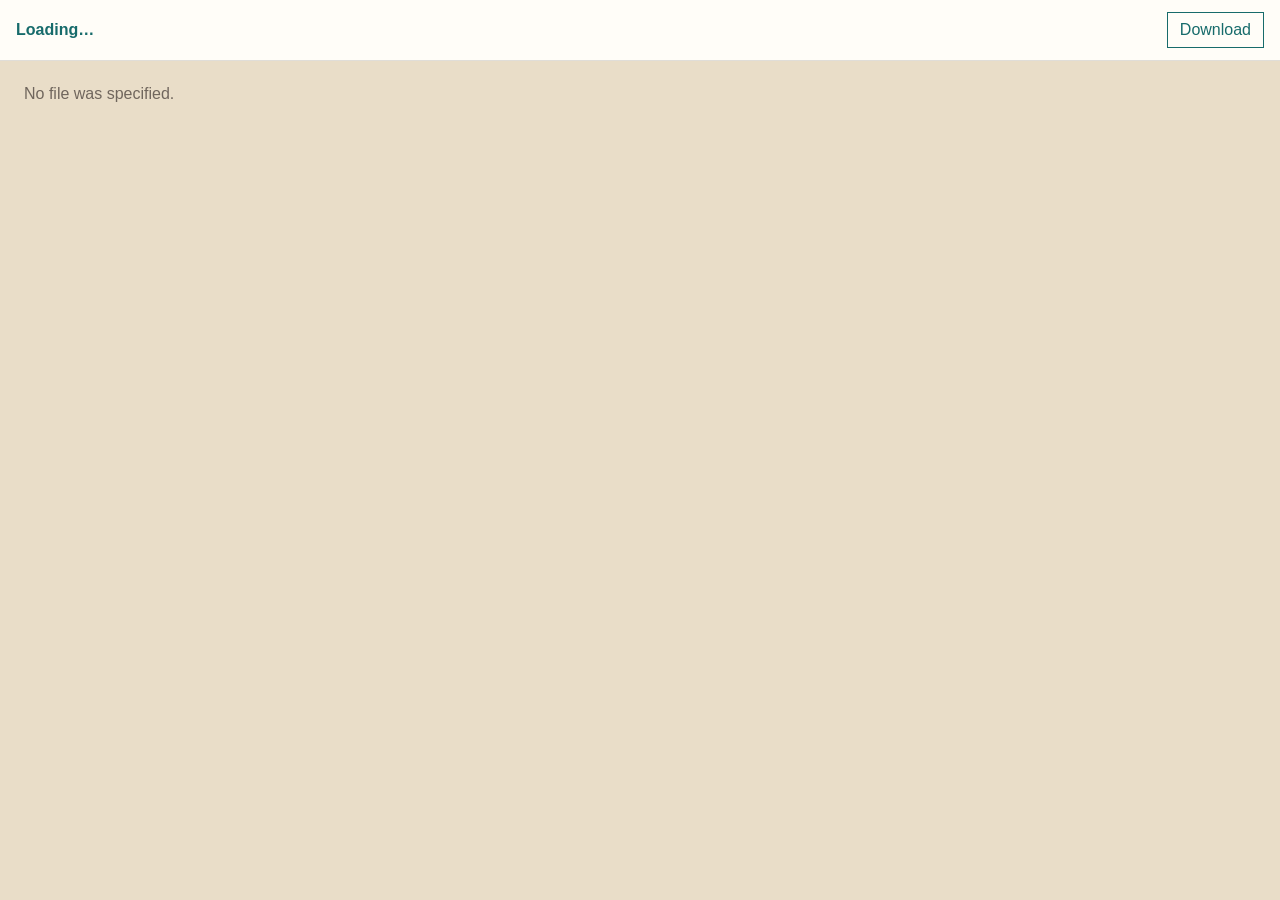
<file: r2-viewer.html>
<!doctype html>
<html lang="en">
<head>
<meta charset="utf-8">
<meta name="viewport" content="width=device-width, initial-scale=1">
<title>Vimuktam — File Viewer</title>
<style>
html,body{margin:0;width:100%;height:100%;background:#E9DDC8;color:#302b27;font-family:Verdana,Arial,sans-serif}body{display:flex;flex-direction:column}.bar{padding:12px 16px;background:#FFFDF8;border-bottom:1px solid rgba(48,43,39,.15);display:flex;align-items:center;justify-content:space-between;gap:12px}.name{color:#176B6B;font-weight:bold;overflow-wrap:anywhere}.status{padding:24px;color:#70665D}.viewer{flex:1;min-height:0;display:flex;align-items:center;justify-content:center;padding:16px}.viewer img,.viewer iframe,.viewer video,.viewer audio{max-width:100%;max-height:100%;width:100%;height:100%;border:0;background:#fff}.viewer img{object-fit:contain}.button{padding:8px 12px;border:1px solid #176B6B;background:#176B6B;color:#fff;text-decoration:none;font:inherit}.button.secondary{background:#FFFDF8;color:#176B6B}
</style>
</head>
<body>
<div class="bar"><div id="name" class="name">Loading…</div><a id="download" class="button secondary" href="#">Download</a></div>
<div id="status" class="status">Loading file…</div>
<div id="viewer" class="viewer"></div>
<script>
const key=new URLSearchParams(location.search).get('key');
const name=document.getElementById('name'),status=document.getElementById('status'),viewer=document.getElementById('viewer'),download=document.getElementById('download');
if(!key){status.textContent='No file was specified.';}
else{
 name.textContent=key;
 download.href='/api/main-r2/file?key='+encodeURIComponent(key);
 // The site's existing public media route already serves this test image correctly.
 if(key==='Media/images/Hindi-teacher-Milan.webp'){
   status.remove();
   const img=document.createElement('img'); img.src='/media/Hindi-teacher-Milan.webp'; img.alt=key; viewer.appendChild(img);
 } else {
   fetch('/api/main-r2/file?key='+encodeURIComponent(key),{credentials:'same-origin'}).then(async r=>{
     if(!r.ok){let d=await r.json().catch(()=>({}));throw new Error(d.error||'Unable to load this file.');}
     const type=(r.headers.get('content-type')||'application/octet-stream').split(';')[0].toLowerCase();
     const blob=await r.blob(); const url=URL.createObjectURL(new Blob([blob],{type}));
     status.remove();
     if(type.startsWith('image/')){const img=document.createElement('img');img.src=url;viewer.appendChild(img);}
     else if(type==='application/pdf' || type.startsWith('text/')){const frame=document.createElement('iframe');frame.src=url;viewer.appendChild(frame);}
     else if(type.startsWith('video/')){const video=document.createElement('video');video.controls=true;video.src=url;viewer.appendChild(video);}
     else if(type.startsWith('audio/')){const audio=document.createElement('audio');audio.controls=true;audio.src=url;viewer.appendChild(audio);}
     else {status.textContent='This file type cannot be previewed in the browser. Use Download instead.';status.style.display='block';}
   }).catch(e=>{status.textContent=e.message||'The file could not be opened.';});
 }
}
</script>
</body>
</html>
</file>
<file: archive.css>
:root{--ink:#302b27;--paper:#E9DDC8;--white:#FFFDF8;--teal:#176B6B;--pink:#D9829A;--gold:#9B7448;--line:rgba(48,43,39,.16);--muted:#70665d;--shadow:0 14px 42px rgba(48,43,39,.08)}*{box-sizing:border-box}html{scroll-behavior:smooth;scroll-padding-top:94px}body{margin:0;background:var(--paper);color:var(--ink);font-family:'Mukta',Arial,sans-serif;font-size:18px;line-height:1.78}.archive-topbar{height:68px;border-bottom:1px solid var(--line);display:flex;align-items:center;padding:0 34px;gap:24px;background:rgba(255,253,248,.9);position:sticky;top:0;z-index:20;backdrop-filter:blur(10px)}.wordmark{font-family:'Rozha One',Georgia,serif;font-size:25px;color:var(--teal);text-decoration:none;line-height:1}.topbar-label{font-family:'Mukta',Arial,sans-serif;text-transform:uppercase;letter-spacing:.16em;font-size:11px;color:var(--pink);font-weight:700}.back-link{margin-left:auto;text-decoration:none;font-weight:600;font-size:14px}.back-link:hover{color:var(--teal)}.archive-shell{max-width:1480px;margin:0 auto;display:grid;grid-template-columns:275px minmax(0,940px);gap:66px;padding:60px 38px 110px}.archive-rail{position:sticky;top:98px;align-self:start;max-height:calc(100vh - 122px);overflow:auto;padding-right:12px}.rail-heading,.eyebrow{font-family:'Mukta',Arial,sans-serif;font-size:11px;font-weight:700;letter-spacing:.17em;text-transform:uppercase;color:var(--pink)}.rail-heading{margin-bottom:15px}.archive-list{display:grid;gap:5px}.archive-list a{display:block;padding:9px 11px;border-left:2px solid transparent;text-decoration:none;font-size:14px;line-height:1.35;color:var(--ink)}.archive-list a:hover,.archive-list a.active{border-left-color:var(--teal);color:var(--teal);background:rgba(255,253,248,.58)}.rail-note{margin-top:25px;padding:18px 4px 0;border-top:1px solid var(--line);font-size:13px;line-height:1.55;color:var(--muted)}.rail-note strong{display:block;color:var(--ink);font-size:12px;text-transform:uppercase;letter-spacing:.08em}.rail-note p{margin:7px 0 0}.archive-main{min-width:0}.archive-heading-row{display:flex;justify-content:space-between;gap:42px;align-items:flex-end;margin-bottom:30px}.archive-heading-row h1{font-family:'Rozha One',Georgia,serif;color:var(--teal);font-weight:400;font-size:clamp(38px,4.3vw,58px);line-height:1.03;margin:9px 0 11px}.archive-subtitle{font-size:19px;line-height:1.55;color:var(--muted);max-width:720px;margin:0}.archive-search-wrap{width:292px;flex:0 0 292px;position:relative}.archive-search-wrap label{display:block;color:var(--muted);font-size:11px;text-transform:uppercase;letter-spacing:.1em;margin-bottom:7px;font-weight:700}.archive-search-wrap input{width:100%;border:1px solid var(--line);background:var(--white);padding:12px 14px;border-radius:2px;color:var(--ink);font:14px 'Mukta',Arial,sans-serif;outline:none}.archive-search-wrap input:focus{border-color:var(--teal);box-shadow:0 0 0 3px rgba(23,107,107,.09)}.search-results{position:absolute;top:70px;left:0;right:0;background:var(--white);border:1px solid var(--line);box-shadow:var(--shadow);max-height:360px;overflow:auto;z-index:30}.search-result{display:block;padding:13px 15px;border-bottom:1px solid var(--line);text-decoration:none;color:var(--ink);font-size:13px;line-height:1.45}.search-result:hover{background:#f5eee3}.search-result strong{display:block;color:var(--teal);margin-bottom:3px}.search-result span{color:var(--muted)}.search-empty{padding:15px;font-size:13px;color:var(--muted)}.archive-status{font-size:12px;color:var(--muted);border-top:1px solid var(--line);border-bottom:1px solid var(--line);padding:9px 0;margin-bottom:38px}.archive-content{background:var(--white);padding:58px 70px;box-shadow:var(--shadow)}.archive-content h1,.archive-content h2,.archive-content h3,.archive-content h4,.archive-content h5,.archive-content h6{font-family:'Rozha One',Georgia,serif;font-weight:400;color:var(--teal);line-height:1.2;scroll-margin-top:94px}.archive-content h1{font-size:35px;margin:0 0 24px}.archive-content h2{font-size:29px;margin:56px 0 20px}.archive-content h3{font-size:22px;margin:38px 0 15px}.archive-content h4{font-size:19px;margin:30px 0 12px}.archive-content p{margin:0 0 20px}.archive-content a{color:var(--teal);text-decoration:underline;text-underline-offset:3px}.archive-content blockquote{margin:27px 0;padding:5px 0 5px 25px;border-left:3px solid var(--pink);color:#5e554e;font-style:italic}.archive-content ul,.archive-content ol{padding-left:30px;margin:0 0 23px}.archive-content li{margin:5px 0}.archive-content hr{border:0;border-top:1px solid var(--line);margin:48px 0}.archive-content pre{overflow:auto;background:#f2eadf;border:1px solid var(--line);padding:18px;font:13px/1.55 'SFMono-Regular',Consolas,monospace}.archive-content code{font:13px 'SFMono-Regular',Consolas,monospace;background:#f2eadf;padding:2px 5px}.archive-content pre code{background:none;padding:0}.archive-content table{width:100%;border-collapse:collapse;margin:28px 0 34px;font-size:14px}.archive-content th,.archive-content td{border:1px solid var(--line);padding:10px 12px;text-align:left;vertical-align:top}.archive-content th{font-family:'Mukta',Arial,sans-serif;color:var(--teal);background:#f6eee3;font-size:12px}.archive-content img{max-width:100%;height:auto}.archive-content .entry{position:relative;padding-top:4px;scroll-margin-top:94px}.archive-content .entry>h2{margin-top:60px}.archive-content .entry-label{font-family:'Mukta',Arial,sans-serif;color:var(--pink);font-weight:700;letter-spacing:.1em;text-transform:uppercase;font-size:11px;margin:30px 0 8px}.archive-content .user-input,.archive-content .assistant-response,.archive-content .synthesis{padding:17px 22px 2px;margin:20px 0 28px;background:#faf5ec;border-left:4px solid var(--teal)}.archive-content .assistant-response{border-left-color:var(--gold)}.archive-content .synthesis{border-left-color:var(--pink)}.archive-content .back-index{display:inline-block;margin:27px 0 9px;color:var(--muted);font:12px 'Mukta',Arial,sans-serif;text-decoration:none}.archive-content .back-index:hover{color:var(--teal)}.error{padding:24px;background:#fff7f7;border-left:3px solid #a85c68;color:#68464d}.error p{margin-bottom:0}@media(max-width:1050px){.archive-shell{grid-template-columns:1fr;gap:28px;padding-top:34px}.archive-rail{position:relative;top:auto;max-height:none}.archive-list{display:flex;flex-wrap:wrap}.archive-list a{font-size:13px}.rail-note{display:none}.archive-heading-row{display:block}.archive-search-wrap{width:100%;max-width:520px;margin-top:24px}.search-results{top:72px}.archive-content{padding:44px 34px}}@media(max-width:600px){body{font-size:17px}.archive-topbar{height:60px;padding:0 18px}.topbar-label{display:none}.archive-shell{padding:24px 15px 70px}.archive-content{padding:32px 20px}.archive-heading-row h1{font-size:39px}.archive-subtitle{font-size:17px}.archive-content h2{font-size:26px}}
</file>
